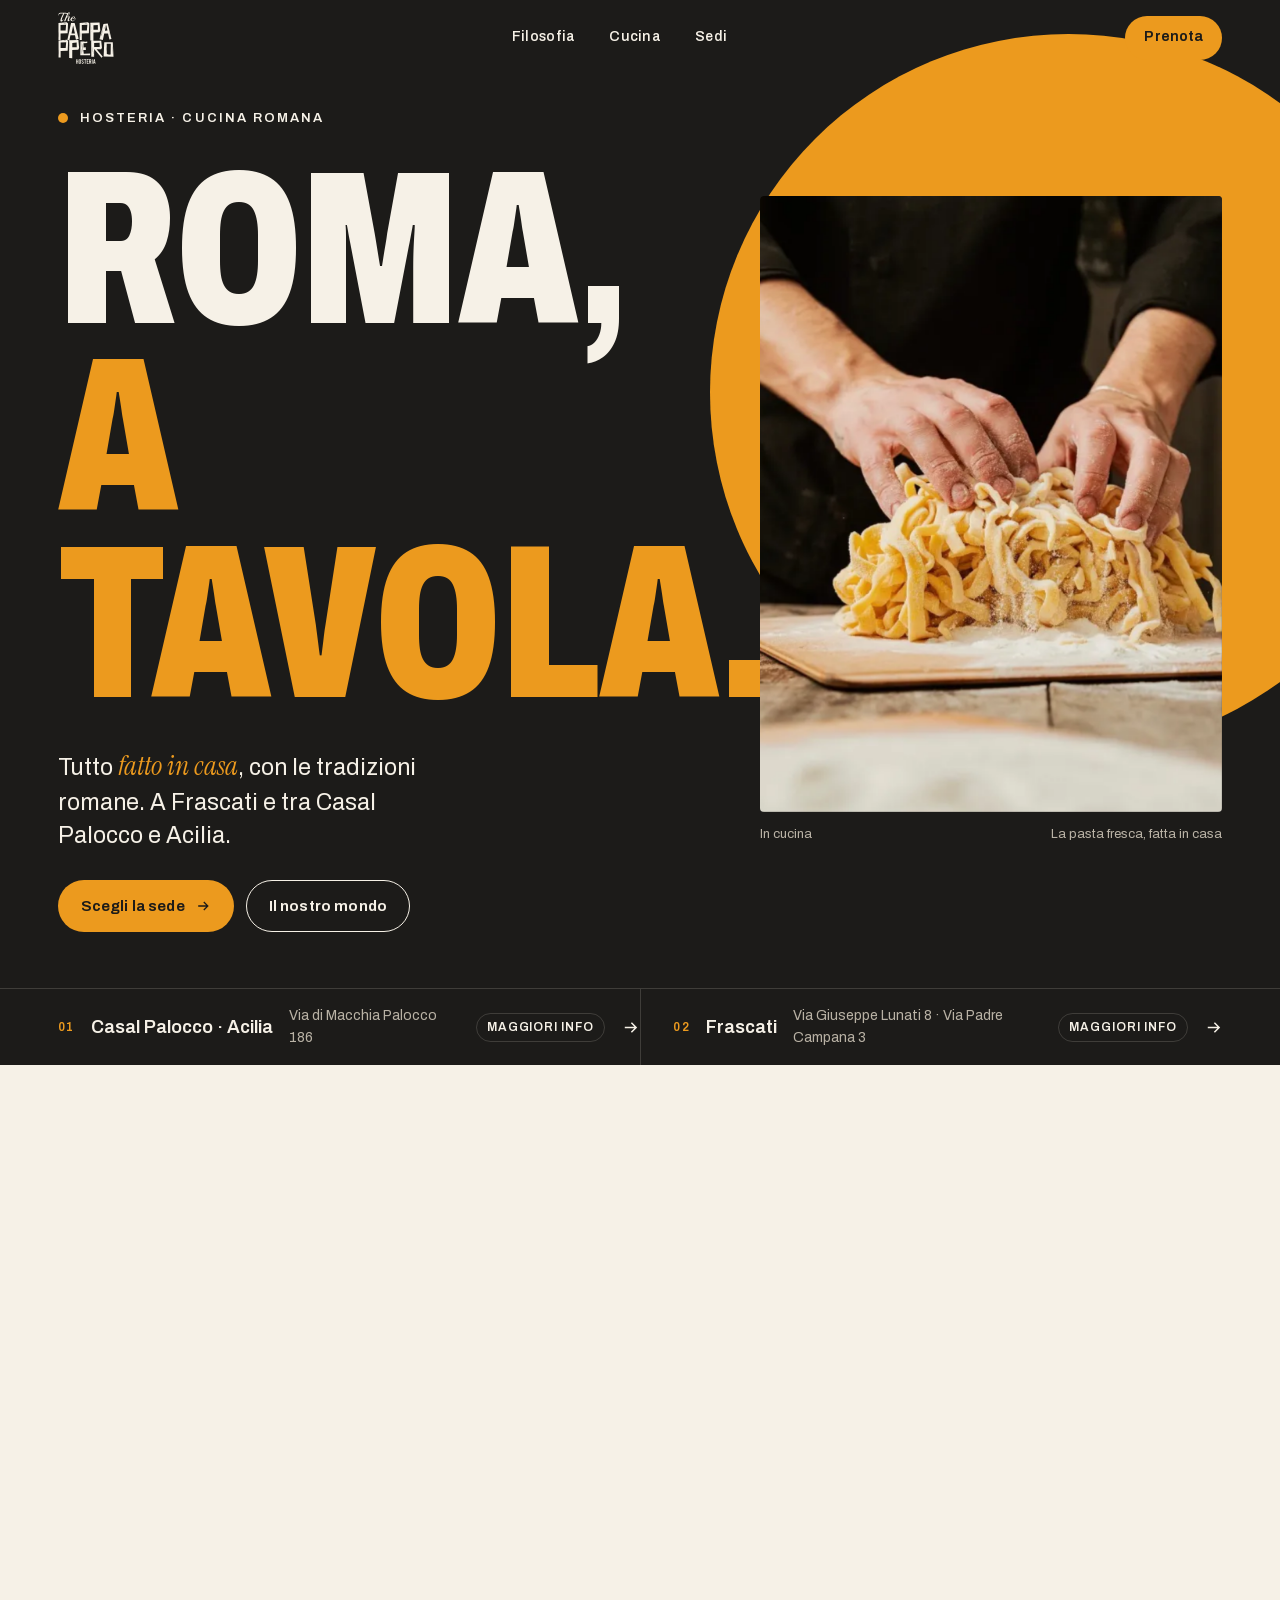
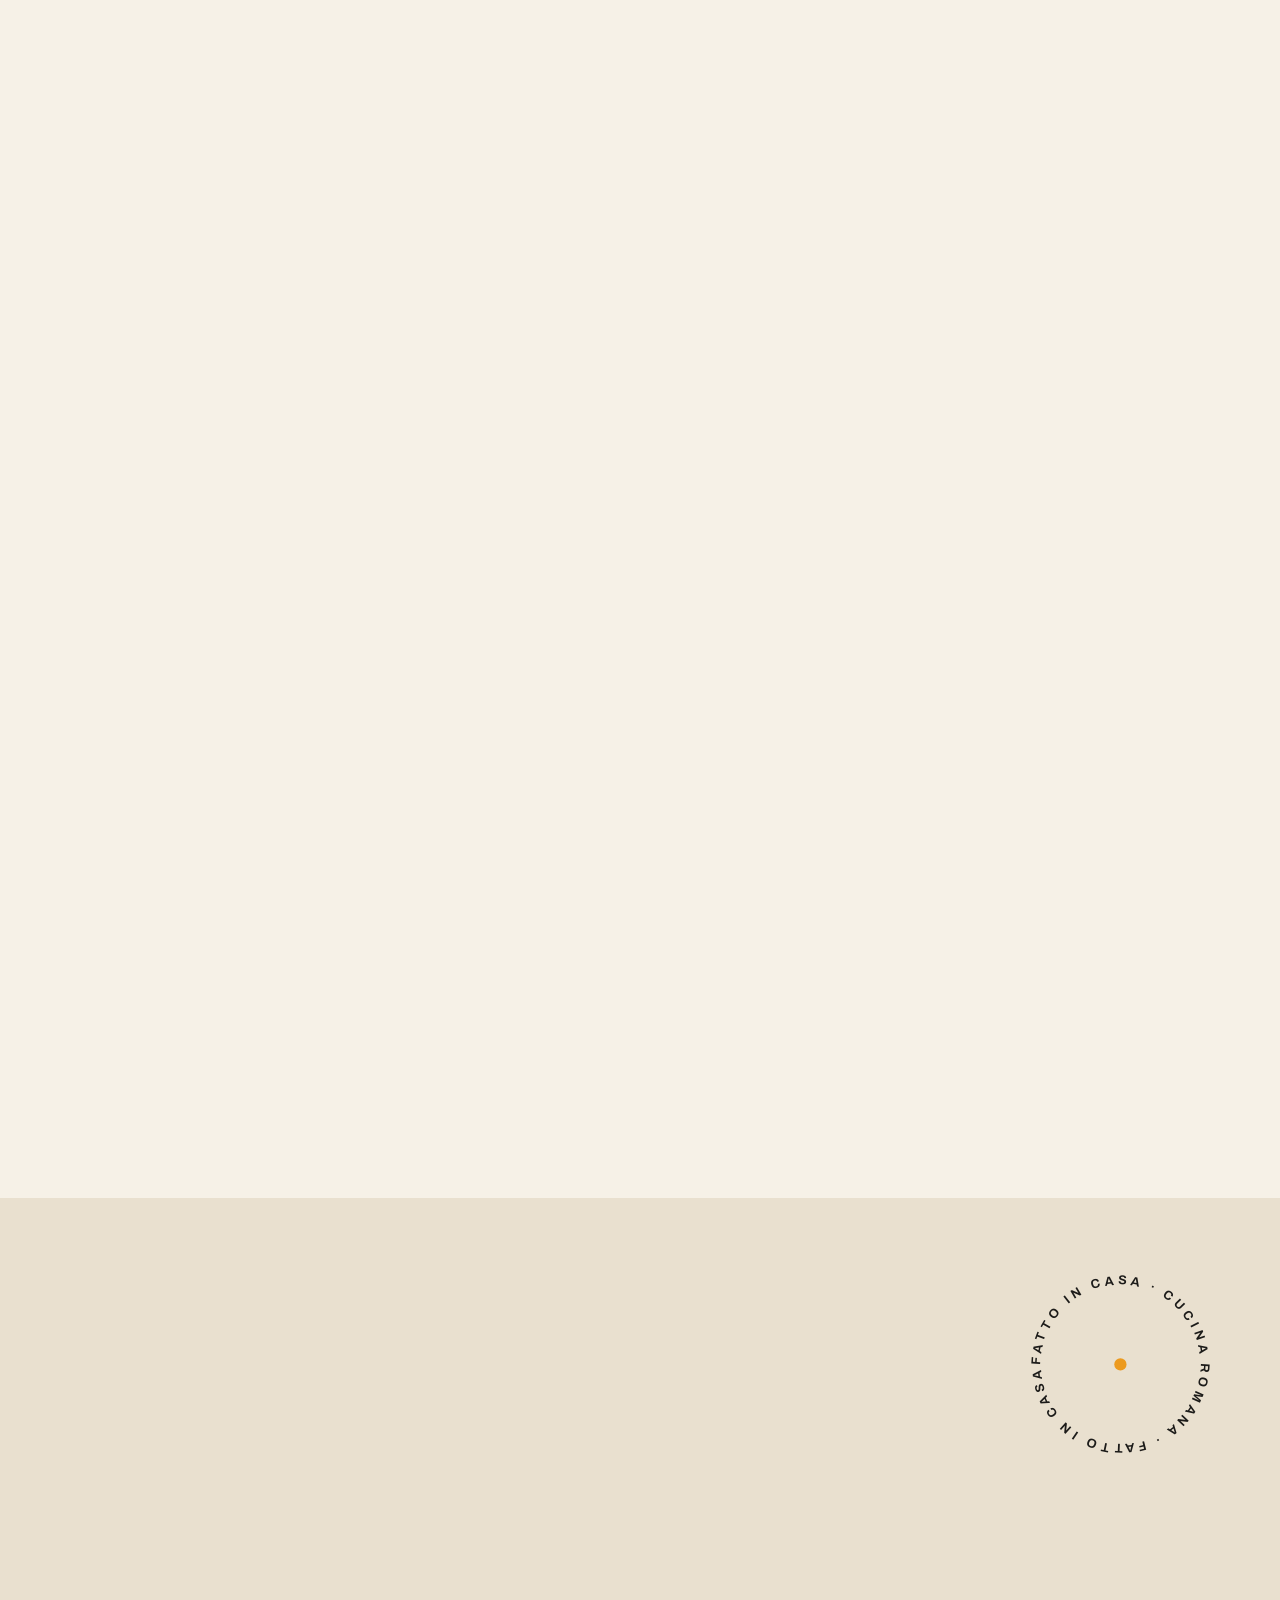
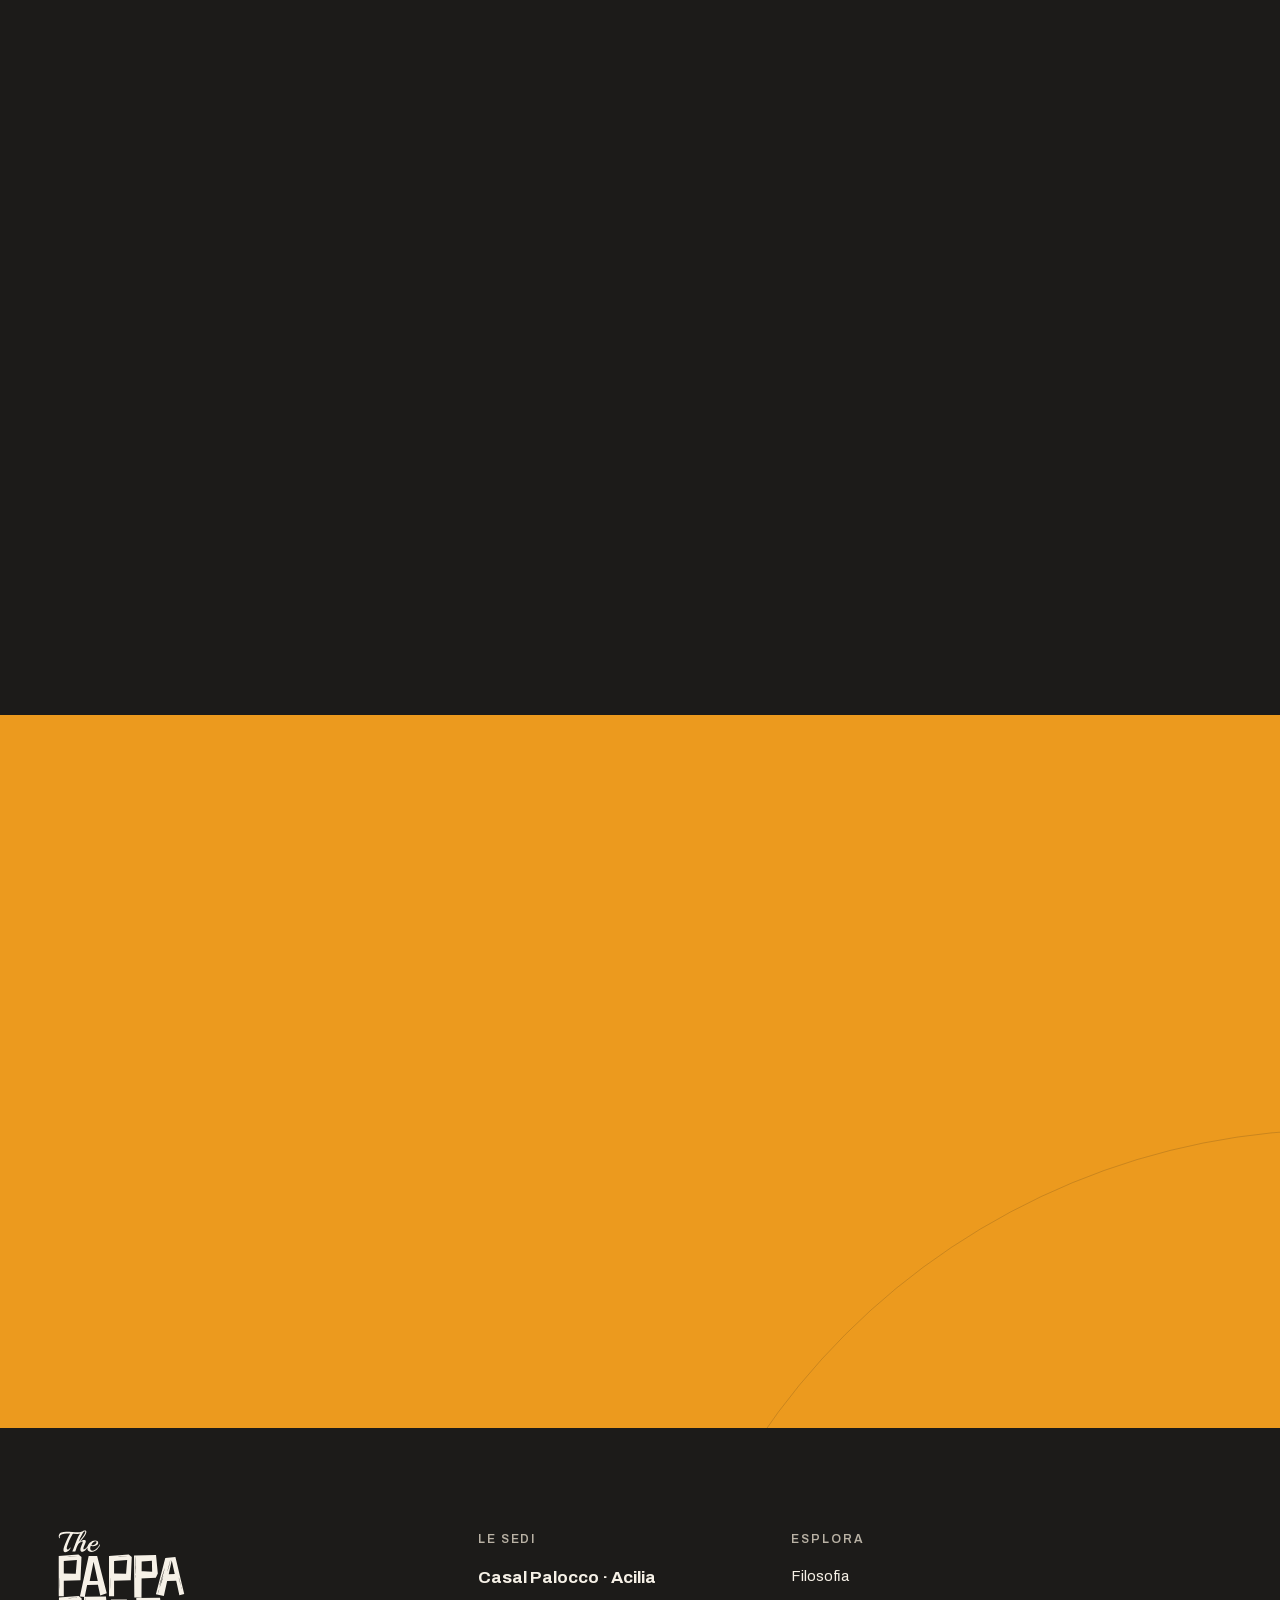
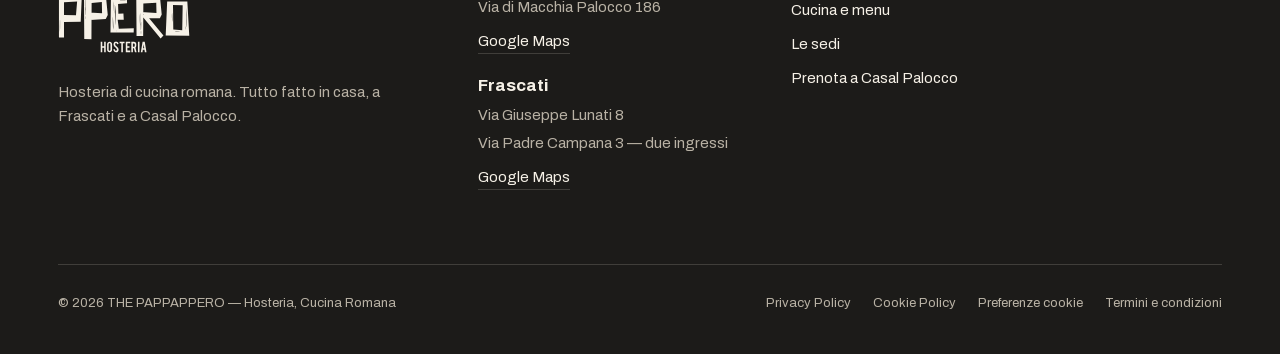
<file: site/index.html>
<!doctype html>
<html lang="it">
<head>
<meta charset="utf-8">
<meta name="viewport" content="width=device-width, initial-scale=1, viewport-fit=cover">
<meta http-equiv="Content-Security-Policy" content="default-src 'self'; script-src 'self' https://www.googletagmanager.com; connect-src 'self' https://*.google-analytics.com https://*.analytics.google.com https://www.googletagmanager.com; img-src 'self' data: https://*.google-analytics.com https://www.googletagmanager.com; style-src 'self'; font-src 'self'; object-src 'none'; base-uri 'self'; form-action 'self'; manifest-src 'self'; upgrade-insecure-requests">
<meta name="referrer" content="strict-origin-when-cross-origin">
<title>THE PAPPAPPERO — Hosteria, cucina romana a Frascati e Casal Palocco</title>
<meta name="description" content="Cucina romana, tutto fatto in casa. THE PAPPAPPERO ti aspetta a Frascati e tra Casal Palocco e Acilia. A Frascati vieni senza prenotare, a Casal Palocco prenoti su WhatsApp.">
<link rel="canonical" href="./">
<meta name="robots" content="index, follow, max-image-preview:large">
<meta name="theme-color" content="#1C1B19">
<meta property="og:type" content="website">
<meta property="og:locale" content="it_IT">
<meta property="og:site_name" content="THE PAPPAPPERO">
<meta property="og:title" content="THE PAPPAPPERO — Hosteria, cucina romana a Frascati e Casal Palocco">
<meta property="og:description" content="Cucina romana, tutto fatto in casa. THE PAPPAPPERO ti aspetta a Frascati e tra Casal Palocco e Acilia. A Frascati vieni senza prenotare, a Casal Palocco prenoti su WhatsApp.">
<meta property="og:url" content="https://www.dominio-da-definire.it/">
<meta property="og:image" content="https://www.dominio-da-definire.it/assets/img/og-image.jpg">
<meta property="og:image:width" content="1200">
<meta property="og:image:height" content="630">
<meta property="og:image:alt" content="Rigatoni al guanciale e un calice di rosso sulla tavola di THE PAPPAPPERO">
<meta name="twitter:card" content="summary_large_image">
<link rel="icon" href="./favicon.svg" type="image/svg+xml">
<link rel="icon" href="./assets/icons/icon-192.png" sizes="192x192" type="image/png">
<link rel="apple-touch-icon" href="./assets/icons/icon-180.png">
<link rel="manifest" href="./site.webmanifest">
<link rel="preload" href="./assets/fonts/archivo-latin.woff2" as="font" type="font/woff2" crossorigin>
<link rel="stylesheet" href="./assets/css/style.css">
<script src="./assets/js/config.js" defer></script>
<script src="./assets/js/main.js" defer></script>
</head>
<body data-root="./" data-ld="home">
<svg width="0" height="0" class="sr-only" aria-hidden="true" focusable="false"><symbol id="mark" viewBox="323 477 2047 1910"><path d="M1009.06 2306.07L1009.06 2374.49L984.7 2374.49L984.7 2213.02L1009.06 2213.02L1009.06 2281.57L1038.44 2281.57L1038.44 2213.02L1062.8 2213.02L1062.8 2374.49L1038.44 2374.49L1038.44 2306.07ZM1136.13 2249.1C1136.13 2245.23 1134.78 2241.95 1132.07 2239.24C1129.37 2236.54 1126.08 2235.18 1122.21 2235.18C1118.35 2235.18 1115.04 2236.54 1112.29 2239.24C1109.54 2241.95 1108.16 2245.23 1108.16 2249.1L1108.16 2337.51C1108.16 2341.37 1109.54 2344.66 1112.29 2347.36C1115.04 2350.07 1118.35 2351.43 1122.21 2351.43C1126.08 2351.43 1129.37 2350.07 1132.07 2347.36C1134.78 2344.66 1136.13 2341.37 1136.13 2337.51ZM1122.86 2210.95C1133.6 2210.95 1142.73 2214.73 1150.25 2222.29C1157.76 2229.86 1161.52 2238.96 1161.52 2249.62L1161.52 2337.76C1161.52 2348.51 1157.74 2357.63 1150.18 2365.15C1142.62 2372.67 1133.51 2376.42 1122.86 2376.42C1112.12 2376.42 1103.01 2372.65 1095.54 2365.09C1088.06 2357.52 1084.32 2348.42 1084.32 2337.76L1084.32 2249.62C1084.32 2238.88 1088.1 2229.75 1095.67 2222.23C1103.23 2214.71 1112.29 2210.95 1122.86 2210.95M1262.03 2334.28C1262.21 2345.54 1259.29 2355.16 1253.27 2363.15C1249.32 2368.57 1243.74 2372.39 1236.52 2374.62C1232.65 2375.83 1228.14 2376.42 1222.99 2376.42C1213.45 2376.42 1205.54 2374.06 1199.27 2369.34C1194.04 2365.47 1189.89 2360.21 1186.84 2353.55C1183.79 2346.89 1182 2339.27 1181.48 2330.67L1204.68 2329C1205.72 2338.41 1208.2 2345.24 1212.16 2349.46C1215.08 2352.66 1218.43 2354.17 1222.21 2354C1227.53 2353.83 1231.79 2351.21 1234.97 2346.14C1236.61 2343.64 1237.42 2340.07 1237.42 2335.43C1237.42 2328.72 1234.36 2322.05 1228.27 2315.44C1223.46 2310.88 1216.24 2304.04 1206.62 2294.92C1198.54 2287.1 1192.83 2280.09 1189.48 2273.9C1185.87 2266.93 1184.07 2259.37 1184.07 2251.2C1184.07 2236.49 1189 2225.35 1198.88 2217.79C1204.98 2213.23 1212.55 2210.95 1221.56 2210.95C1230.25 2210.95 1237.67 2212.89 1243.87 2216.76C1248.67 2219.76 1252.56 2223.97 1255.53 2229.38C1258.49 2234.79 1260.28 2241.02 1260.87 2248.07L1237.55 2252.32C1236.86 2245.71 1234.97 2240.56 1231.88 2236.86C1229.65 2234.2 1226.42 2232.86 1222.21 2232.86C1217.74 2232.86 1214.36 2234.84 1212.03 2238.79C1210.14 2241.97 1209.2 2245.92 1209.2 2250.64C1209.2 2258.03 1212.37 2265.55 1218.73 2273.2C1221.13 2276.12 1224.74 2279.56 1229.56 2283.51C1235.23 2288.23 1238.97 2291.54 1240.78 2293.44C1246.79 2299.45 1251.42 2305.38 1254.69 2311.22C1256.24 2313.96 1257.48 2316.51 1258.42 2318.82C1260.75 2324.58 1261.95 2329.74 1262.03 2334.28M1304.69 2237.5L1278.78 2237.5L1278.78 2213.02L1354.81 2213.02L1354.81 2237.5L1329.04 2237.5L1329.04 2374.49L1304.69 2374.49ZM1374.4 2374.49L1374.4 2212.89L1443.74 2212.89L1443.74 2237.37L1398.76 2237.37L1398.76 2281.45L1431.62 2281.45L1431.62 2305.94L1398.76 2305.94L1398.76 2350L1443.74 2350L1443.74 2374.49ZM1513.45 2251.94C1513.45 2242.57 1508.82 2237.89 1499.54 2237.89L1484.85 2237.89L1484.85 2289.57L1499.54 2289.57C1503.4 2289.57 1506.7 2288.19 1509.4 2285.44C1512.11 2282.7 1513.45 2279.39 1513.45 2275.52ZM1498.9 2213.02C1512.47 2213.02 1522.44 2216.76 1528.8 2224.22C1534.38 2230.76 1537.17 2239.87 1537.17 2251.55L1537.17 2275C1537.17 2286.43 1532.84 2296.1 1524.15 2304L1542.2 2374.49L1515.86 2374.49L1501.09 2313.66L1498.9 2313.66L1484.85 2313.66L1484.85 2374.49L1460.49 2374.49L1460.49 2213.02ZM1587.43 2374.49L1563.07 2374.49L1563.07 2213.02L1587.43 2213.02ZM1651.86 2250.01L1642.84 2313.66L1660.88 2313.66ZM1639.07 2337.38L1633.15 2374.49L1607.78 2374.49L1635.24 2213.02L1668.75 2213.02L1695.81 2374.49L1670.2 2374.49L1664.5 2337.38ZM618.51 883.71L611.86 883C529.03 887.75 467.08 892.04 426.02 895.84C447.72 896.32 484.82 894.65 537.31 890.85L582.46 887.28ZM411.68 956.5L411.68 1153.82L597.51 1156.32L615.01 942.94ZM349.73 1218.4L348.68 1225.18C347.28 1309.87 346.93 1373.26 347.64 1415.36C349.73 1393.24 350.78 1355.42 350.78 1301.89L350.78 1255.51ZM638.81 857.31L686.4 896.55L670.66 1259.07L411.68 1263.71L411.68 1504.56L332.93 1504.56L332.93 881.92ZM939.44 1268.71L873.99 970.77L813.44 1270.49ZM773.89 1331.51L736.1 1518.12L661.21 1509.91L798.05 882.28L929.64 881.21L1078.72 1457.47L977.58 1494.21L941.19 1327.23ZM1399.3 883.71L1392.65 883C1309.82 887.75 1247.88 892.04 1206.81 895.84C1228.51 896.32 1265.61 894.65 1318.1 890.85L1363.25 887.28ZM1192.47 956.5L1192.47 1153.82L1378.31 1156.32L1395.8 942.94ZM1130.52 1218.4L1129.47 1225.18C1128.07 1309.87 1127.72 1373.26 1128.43 1415.36C1130.52 1393.24 1131.57 1355.42 1131.57 1301.89L1131.57 1255.51ZM1419.6 857.31L1467.2 896.55L1451.45 1259.07L1192.47 1263.71L1192.47 1504.56L1113.72 1504.56L1113.72 881.92ZM1531.59 1224.82C1533.45 1197.47 1533.34 1178.79 1531.24 1168.8C1529.37 1189.02 1529.49 1207.69 1531.59 1224.82M1530.19 1158.46L1531.59 1153.82C1533.22 1094.82 1533.57 1050.7 1532.64 1021.44C1530.31 1036.9 1529.02 1063.18 1528.79 1100.3L1528.79 1133.12ZM1522.84 1083.52C1522.84 1028.58 1522.49 982.9 1521.79 946.51L1521.79 888.35L1520.39 888.35C1518.52 912.38 1517.59 935.57 1517.59 957.92L1517.59 972.2C1517.59 988.85 1518.12 1011.57 1519.16 1040.35C1520.22 1069.13 1521.44 1083.52 1522.84 1083.52M1506.74 1526.68L1502.19 871.58L1843.76 864.44L1871.76 1153.1L1840.62 1216.97L1600.18 1231.6L1580.24 1115.28L1783.22 1126.7L1779.72 952.57L1621.18 967.91L1618.39 1528.47ZM2230.48 1348.99C2230.95 1358.51 2235.03 1375.76 2242.73 1400.73C2240.86 1384.31 2236.78 1367.07 2230.48 1348.99M2224.18 1314.74L2216.83 1284.41C2208.19 1249.92 2201.08 1225.78 2195.48 1211.98C2201.31 1239.33 2211.81 1280.25 2226.98 1334.72L2229.08 1339ZM2134.24 1160.95L2088.04 952.22L2040.8 1163.45ZM2050.24 1019.29C2051.64 1013.59 2052.7 1009.19 2053.4 1006.09C2058.52 985.16 2063.08 963.4 2067.05 940.8L2065.99 940.44L2052.7 994.68C2043.6 1028.22 2032.75 1070.45 2020.15 1121.34C2021.31 1121.83 2025.63 1108.86 2033.1 1082.45C2040.56 1056.05 2046.27 1035 2050.24 1019.29M1897.3 1377.18L1900.81 1371.11C1927.87 1291.19 1947.12 1230.89 1958.55 1190.21C1948.98 1210.43 1936.16 1246 1920.06 1296.9L1906.41 1341.14ZM1946.3 1190.57C1948.87 1182.25 1950.85 1175.82 1952.25 1171.3C1961.81 1140.62 1970.57 1108.5 1978.5 1074.96L1976.75 1074.25L1951.9 1154.17C1935.81 1203.65 1916.09 1265.98 1892.76 1341.14C1894.62 1341.62 1902.21 1322.41 1915.5 1283.52C1928.8 1244.62 1939.07 1213.64 1946.3 1190.57M1871.06 1468.17C1884.82 1431.53 1892.52 1406.08 1894.16 1391.81C1883.19 1418.45 1875.49 1443.9 1871.06 1468.17M2017 1269.78L1965.2 1501.7L1841.31 1475.66L1987.6 913.68L2144.74 895.49L2281.58 1470.31L2206.68 1489.22L2156.99 1264.07ZM621.92 1527.12L615.28 1526.41C532.45 1531.17 470.51 1535.45 429.45 1539.26C451.14 1539.74 488.24 1538.07 540.73 1534.26L585.89 1530.7ZM415.1 1599.92L415.1 1797.23L600.93 1799.73L618.44 1586.36ZM353.15 1861.82L352.11 1868.59C350.7 1953.29 350.35 2016.67 351.05 2058.78C353.15 2036.66 354.2 1998.83 354.2 1945.31L354.2 1898.93ZM642.24 1500.72L689.84 1539.97L674.09 1902.49L415.1 1907.13L415.1 2147.98L336.36 2147.98L336.36 1525.34ZM754.22 1868.24C756.09 1840.89 755.98 1822.21 753.87 1812.22C752.01 1832.44 752.13 1851.11 754.22 1868.24M752.82 1801.87L754.22 1797.23C755.86 1738.24 756.21 1694.12 755.28 1664.85C752.94 1680.32 751.66 1706.6 751.43 1743.71L751.43 1776.54ZM745.47 1726.94C745.47 1671.99 745.12 1626.32 744.43 1589.93L744.43 1531.76L743.03 1531.76C741.15 1555.79 740.23 1578.98 740.23 1601.34L740.23 1615.62C740.23 1632.27 740.74 1654.99 741.8 1683.77C742.85 1712.55 744.08 1726.94 745.47 1726.94M729.37 2170.1L724.83 1515L1066.4 1507.86L1094.4 1796.52L1063.25 1860.39L822.81 1875.02L802.88 1758.7L1005.86 1770.12L1002.36 1595.99L843.82 1611.33L841.02 2171.89ZM1288.64 1567.09C1301.93 1569.23 1331.34 1569.23 1376.83 1567.09C1363.54 1565.43 1329.58 1564.71 1274.99 1564.95C1281.98 1566.14 1286.53 1566.85 1288.64 1567.09M1224.59 2035.58L1223.54 2035.58L1224.59 2052.71L1225.64 2052.71ZM1217.59 1743.71C1211.53 1675.92 1207.1 1639.05 1204.29 1633.1C1209.42 1803.18 1214.68 1910.22 1220.04 1954.23C1220.51 1866.22 1219.69 1796.04 1217.59 1743.71M1194.5 1776.89C1194.02 1690.07 1191.11 1625.37 1185.75 1582.79C1187.61 1682.46 1190.53 1747.16 1194.5 1776.89M1180.49 1999.9C1183.06 1973.26 1180.61 1913.08 1173.14 1819.36C1171.75 1859.32 1173.26 1928.31 1177.7 2026.31C1179.1 2012.75 1180.03 2003.95 1180.49 1999.9M1391.52 1556.39L1394.68 1614.19L1254.35 1626.68L1259.24 1777.61L1337.63 1775.11L1342.89 1868.95L1248.39 1868.95L1265.9 2008.82L1498.62 2002.04L1496.88 2067.34L1136.4 2068.05L1143.4 1556.39ZM1675.7 1772.06L1958.83 2115.67L1915.08 2160.98L1623.55 1806.67ZM1610.96 2096.76C1613.28 2070.36 1613.05 2052.4 1610.26 2042.88C1607.69 2062.39 1607.92 2080.35 1610.96 2096.76M1608.85 2032.89L1610.61 2028.25C1612.93 1971.4 1613.52 1928.83 1612.35 1900.51C1609.08 1915.5 1607.34 1940.96 1607.11 1976.87L1607.11 2008.27ZM1598.71 1960.46C1598.71 1907.41 1598.23 1863.41 1597.3 1828.44L1597.3 1772.06L1595.56 1772.06C1593.22 1795.38 1592.05 1817.74 1592.05 1839.14L1592.05 1853.06C1592.05 1869.24 1592.7 1891.18 1593.98 1918.89C1595.26 1946.61 1596.83 1960.46 1598.71 1960.46M1541.3 2122.1L1537.12 1533L1906.33 1528.72L1932.22 1788.47L1903.53 1845.92L1704.05 1844.85L1609.2 1752.08L1850.68 1764.57L1847.18 1607.93L1646.99 1619.7L1644.2 2123.88ZM2319.53 1874.74C2319.29 1868.31 2319.05 1863.48 2318.81 1860.26C2318.08 1837.48 2316.01 1780.16 2312.61 1688.28L2310.8 1789.68L2313.34 1848.74C2314.07 1885.89 2315.65 1932.32 2318.08 1988.04C2320.02 1987.79 2320.99 1973.12 2320.99 1944.02C2320.99 1914.92 2320.5 1891.83 2319.53 1874.74M2308.97 2027.03C2309.94 1999.3 2308.84 1980.48 2305.69 1970.57C2304.23 1990.88 2305.33 2009.7 2308.97 2027.03M2138.47 2050.44L2142.84 2051.92C2182.42 2055.39 2217.04 2057.37 2246.67 2057.86C2231.37 2055.14 2214.61 2053.03 2196.4 2051.55L2164.34 2050.06ZM2111.88 2023.69L2250.67 2034.09L2257.6 1647.05L2107.51 1640.74ZM2095.49 1899.63L2097.3 1894.43C2096.81 1834.51 2095.36 1789.81 2092.93 1760.34C2090.49 1775.94 2089.89 1802.56 2091.11 1840.2L2092.93 1873.63ZM1993.84 2114.7L2016.79 1587.25L2330.1 1586.88L2359.98 2117.29ZM622.36 537.92L554.91 535.3C551.72 535.3 541.19 552.75 523.33 587.64C505.47 622.54 490 656.34 476.93 689.04C463.85 721.74 457.32 745.32 457.32 759.77C457.32 774.23 462.34 781.46 472.38 781.46C482.43 781.46 495.11 771.97 510.42 752.98C512.01 751.23 513.61 750.36 515.2 750.36C516.79 750.36 517.6 751.67 517.6 754.3C517.6 756.93 515.44 761.75 511.14 768.76C506.83 775.76 501.16 783.28 494.15 791.31C487.14 799.35 478.04 806.5 466.89 812.78C455.72 819.05 444.23 822.19 432.44 822.19C414.9 822.19 406.13 811.1 406.13 788.9C406.13 761.46 421.28 714.73 451.58 648.75C473.26 602.31 493.19 563.77 511.37 533.11L505.15 533.11L455.88 532.24C428.45 532.24 404.53 535.45 384.12 541.87C372.96 545.37 364.1 550.56 357.57 557.42C351.03 564.28 347.76 572.53 347.76 582.16L351.59 600.56C351.59 603.48 349.99 604.94 346.8 604.94C342.66 604.94 339.31 601.22 336.76 593.77C334.21 586.32 332.93 579.83 332.93 574.28C332.93 560.56 336.44 548.88 343.46 539.24C350.47 529.61 360.04 522.31 372.16 517.34C395.13 508 420.48 503.33 448.23 503.33C475.97 503.33 507.39 504.86 542.47 507.92C577.55 510.99 609.45 512.52 638.15 512.52C666.86 512.52 685.51 508.44 694.12 500.26C695.08 502.3 695.56 504.36 695.56 506.39C695.56 516.03 688.86 523.7 675.47 529.38C662.07 535.08 644.37 537.92 622.36 537.92M739.09 497.63C727.92 497.63 713.33 513.84 695.31 546.25C677.29 578.66 659.67 615.89 642.45 657.94C686.14 610.93 715.96 572.39 731.91 542.31C740.84 523.91 745.3 511.87 745.3 506.17C745.3 500.48 743.22 497.63 739.09 497.63M796.97 724.52C757.74 784.96 724.57 815.18 697.46 815.18C678.64 815.18 669.24 805.26 669.24 785.4C669.24 762.33 679.28 729.48 699.38 686.85C703.84 676.05 706.08 668.6 706.08 664.51C706.08 658.67 703.2 655.75 697.46 655.75C693.64 655.75 687.18 657.79 678.09 661.88C669 665.98 660.31 671.96 652.02 679.84C643.72 687.73 636.78 696.85 631.21 707.21C625.62 717.59 621.16 726.56 617.81 734.15C614.46 741.75 611.04 751.01 607.52 761.97C604.01 772.92 600.9 781.82 598.19 788.68C595.48 795.54 592.7 803.51 589.83 812.55L543.42 812.55C552.03 792.41 564.39 760.21 580.5 715.98C596.59 671.74 610.4 636.99 621.88 611.73C633.36 586.48 644.6 565.16 655.61 547.78C666.61 530.41 679.21 515.88 693.4 504.2C707.59 492.53 722.58 486.68 738.37 486.68C754.15 486.68 762.05 493.55 762.05 507.27C762.05 516.9 757.74 529.61 749.13 545.37C730.63 578.66 699.69 617.21 656.33 661C673.55 649.62 687.18 642.17 697.22 638.67C707.27 635.17 716.92 633.42 726.17 633.42C744.35 633.42 753.44 640.71 753.44 655.31C753.44 661.16 752.32 666.56 750.09 671.52C747.85 676.49 745.38 682.18 742.67 688.6C739.96 695.03 737.72 700.28 735.97 704.37C734.22 708.46 731.91 714 729.04 721.01C726.17 728.02 723.94 734.01 722.34 738.97C718.19 751.23 716.12 761.02 716.12 768.31C716.12 775.62 718.83 779.26 724.26 779.26C743.39 779.26 767.31 753.86 796.02 703.06C796.97 701.01 798.16 699.99 799.6 699.99C801.04 699.99 801.76 702.69 801.76 708.09C801.76 713.5 800.15 718.97 796.97 724.52M920.39 664.07C920.39 655.61 915.92 651.37 907 651.37C894.56 651.37 880.68 658.38 865.38 672.4C850.07 686.41 842.42 697.8 842.42 706.56C842.42 712.4 848.47 715.32 860.59 715.32C872.71 715.32 885.39 709.92 898.63 699.11C911.85 688.31 919.11 676.63 920.39 664.07M971.1 698.67C973.02 698.67 973.98 701.52 973.98 707.21C973.98 712.91 971.41 719.7 966.32 727.58C961.21 735.47 956.19 742.91 951.25 749.92C946.3 756.93 939.68 765.11 931.4 774.45C923.1 783.8 914.97 791.24 907 796.79C886.91 810.22 866.73 816.94 846.48 816.94C826.22 816.94 809.88 812.19 797.45 802.7C785 793.21 778.79 778.68 778.79 759.12C778.79 729.34 790.75 701.74 814.67 676.33C838.58 650.93 866.49 638.23 898.39 638.23C912.74 638.23 924.22 641.66 932.83 648.52C941.44 655.38 945.75 663.63 945.75 673.27C945.75 689.63 937.29 702.77 920.39 712.69C903.49 722.62 883.56 727.58 860.59 727.58C847.2 727.58 837.31 725.98 830.94 722.77C824.87 737.65 821.84 750.8 821.84 762.18C821.84 786.71 833.16 798.98 855.81 798.98C869.2 798.98 882.99 794.24 897.19 784.74C911.38 775.25 923.5 764.59 933.55 752.77C943.59 740.94 955 723.93 967.75 701.74C969.03 699.7 970.15 698.67 971.1 698.67"></path></symbol></svg>
<a class="skip" href="#contenuto">Vai al contenuto</a>
<p class="draft-flag">Modalità bozza · dati mancanti evidenziati</p>
<header class="hdr">
  <div class="wrap hdr__in">
    <a class="hdr__logo" href="./index.html" aria-label="THE PAPPAPPERO — Home"><svg viewBox="0 0 2047 1910" role="img" aria-label="THE PAPPAPPERO Hosteria"><use href="#mark" fill="currentColor"></use></svg></a>
    <nav class="nav" aria-label="Principale">
      <a href="#manifesto">Filosofia</a>
      <a href="#cucina">Cucina</a>
      <a href="#sedi">Sedi</a>
    </nav>
    <div class="hdr__act">
      <button class="btn btn--primary btn--sm hdr__book" type="button" data-book="casal-palocco-acilia" aria-label="Prenota un tavolo a Casal Palocco">Prenota</button>
      <button class="burger" type="button" aria-label="Apri il menu" aria-expanded="false" aria-controls="menu" data-menu-toggle><span></span></button>
    </div>
  </div>
</header>
<div class="menu" id="menu" aria-label="Menu">
  <nav class="menu__main" aria-label="Menu mobile">
    <a href="./index.html">Home</a>
    <a href="#manifesto">Filosofia</a>
    <a href="#cucina">Cucina</a>
    <a href="#sedi">Sedi</a>
  </nav>
  <div class="menu__sedi">
    <p class="label">Le sedi</p>
    <a href="./casal-palocco-acilia/index.html"><span>01</span><span>Casal Palocco · Acilia</span><span class="ico"><svg viewBox="0 0 20 20" aria-hidden="true"><path d="M4 10h11M11 5l5 5-5 5" fill="none" stroke="currentColor" stroke-width="1.6"/></svg></span></a>
    <a href="./frascati/index.html"><span>02</span><span>Frascati · senza prenotazione</span><span class="ico"><svg viewBox="0 0 20 20" aria-hidden="true"><path d="M4 10h11M11 5l5 5-5 5" fill="none" stroke="currentColor" stroke-width="1.6"/></svg></span></a>
  </div>
  <button class="btn btn--primary btn--wide" type="button" data-book="casal-palocco-acilia"><span>Prenota a Casal Palocco</span><span class="ico"><svg viewBox="0 0 20 20" aria-hidden="true"><path d="M4 10h11M11 5l5 5-5 5" fill="none" stroke="currentColor" stroke-width="1.6"/></svg></span></button>
</div>
<main id="contenuto">

<section class="hero dark" aria-labelledby="hero-title">
  <div class="wrap hero__grid">
    <div class="hero__copy">
      <p class="eyebrow">Hosteria · Cucina romana</p>
      <h1 id="hero-title" class="display hero__title"><span class="sr-only">THE PAPPAPPERO — </span><span>Roma,</span><span class="o">a tavola.</span></h1>
      <p class="hero__sub">Tutto <em>fatto in casa</em>, con le tradizioni romane. A Frascati e tra Casal Palocco e Acilia.</p>
      <div class="hero__cta">
        <a class="btn btn--primary" href="#sedi"><span>Scegli la sede</span><span class="ico"><svg viewBox="0 0 20 20" aria-hidden="true"><path d="M4 10h11M11 5l5 5-5 5" fill="none" stroke="currentColor" stroke-width="1.6"/></svg></span></a>
        <a class="btn btn--line on-dark" href="#manifesto"><span>Il nostro mondo</span></a>
      </div>
    </div>
    <div class="hero__media" data-drift>
      <div class="hero__disc" aria-hidden="true"></div>
      <figure class="hero__photo">
        <img src="./assets/img/pasta-fresca-1152.webp" srcset="./assets/img/pasta-fresca-640.webp 640w, ./assets/img/pasta-fresca-1152.webp 1152w" sizes="(min-width: 960px) 470px, 82vw" width="1152" height="1418" alt="Mani infarinate che sistemano una matassa di pasta fresca all’uovo appena tagliata" fetchpriority="high" decoding="async">
      </figure>
      <p class="hero__cap"><span>In cucina</span><span>La pasta fresca, fatta in casa</span></p>
    </div>
  </div>
  <nav class="hero__strip" aria-label="Vai alla sede">
    <div class="wrap">
      <a href="casal-palocco-acilia/index.html"><span class="n">01</span><span>Casal Palocco · Acilia</span><span class="a">Via di Macchia Palocco 186</span><span class="s">Maggiori info</span><span class="ico"><svg viewBox="0 0 20 20" aria-hidden="true"><path d="M4 10h11M11 5l5 5-5 5" fill="none" stroke="currentColor" stroke-width="1.6"/></svg></span></a>
      <a href="frascati/index.html"><span class="n">02</span><span>Frascati</span><span class="a">Via Giuseppe Lunati 8 · Via Padre Campana 3</span><span class="s">Maggiori info</span><span class="ico"><svg viewBox="0 0 20 20" aria-hidden="true"><path d="M4 10h11M11 5l5 5-5 5" fill="none" stroke="currentColor" stroke-width="1.6"/></svg></span></a>
    </div>
  </nav>
</section>

<section class="manifesto" id="manifesto" aria-labelledby="manifesto-title">
  <div class="wrap">
    <div class="manifesto__head" data-reveal>
      <p class="eyebrow">Manifesto</p>
      <h2 id="manifesto-title" class="manifesto__quote">Tutto fatto in casa. Si respira <span class="hl">l’aria di casa</span>, con le tradizioni romane.</h2>
    </div>
    <div class="principles">
      <article class="principle" data-reveal>
        <p class="principle__n">01</p>
        <h3 class="principle__t">Fatto in casa</h3>
        <p class="principle__d">Quello che arriva in tavola nasce nella nostra cucina. Senza scorciatoie.</p>
      </article>
      <article class="principle" data-reveal>
        <p class="principle__n">02</p>
        <h3 class="principle__t">Romana, davvero</h3>
        <p class="principle__d">Le ricette sono quelle di Roma, quelle che si tramandano. Le riconosci al primo assaggio.</p>
      </article>
      <article class="principle" data-reveal>
        <p class="principle__n">03</p>
        <h3 class="principle__t">Senza formalità</h3>
        <p class="principle__d">Una tavola apparecchiata, le persone giuste, il tempo che serve. Il resto non conta.</p>
      </article>
    </div>
  </div>
</section>

<section class="casa" aria-label="Il locale">
  <div class="wrap casa__grid">
    <figure class="casa__fig casa__fig--a" data-reveal>
      <img src="./assets/img/tavola-1152.webp" srcset="./assets/img/tavola-640.webp 640w, ./assets/img/tavola-1152.webp 1152w" sizes="(min-width: 1100px) 45vw, (min-width: 720px) 60vw, 100vw" width="1152" height="1444" alt="Una tavola apparecchiata con rigatoni al guanciale, un piatto di carne al sugo, pane fritto e un calice di rosso" loading="lazy" decoding="async">
    </figure>
    <figure class="casa__fig casa__fig--b" data-reveal>
      <img src="./assets/img/polpette-sugo-1152.webp" srcset="./assets/img/polpette-sugo-640.webp 640w, ./assets/img/polpette-sugo-1152.webp 1152w" sizes="(min-width: 1100px) 27vw, (min-width: 720px) 40vw, 100vw" width="1152" height="1435" alt="Polpette al sugo in una ciotola di coccio con basilico fresco, accanto a un calice di vino rosso" loading="lazy" decoding="async">
    </figure>
    <div class="casa__note" data-reveal>
      <p>Ti siedi, e smetti di guardare l’orologio.</p>
      <p>Un piatto di pasta, le polpette al sugo, un bicchiere di rosso. Il resto lo fa la cucina.</p>
    </div>
  </div>
</section>

<section class="cucina" id="cucina" aria-labelledby="cucina-title">
  <div class="wrap">
    <div class="stamp" aria-hidden="true">
      <svg viewBox="0 0 200 200"><defs><path id="ring" d="M100,100 m-78,0 a78,78 0 1,1 156,0 a78,78 0 1,1 -156,0"/></defs><circle cx="100" cy="100" r="6" fill="#EC9A1E"/><text><textPath href="#ring">Fatto in casa · Cucina romana · Fatto in casa · Cucina romana ·</textPath></text></svg>
    </div>
    <div class="cucina__grid">
      <div data-reveal>
        <p class="eyebrow">La cucina</p>
        <h2 id="cucina-title" class="display cucina__title">Le cose buone richiedono tempo. <span class="serif">E si fanno in casa.</span></h2>
      </div>
      <div class="cucina__body" data-reveal>
        <p class="lead">Ricette romane, preparate in casa. Niente effetti speciali: il sapore che ti aspetti, e tutto il tempo che serve per arrivarci.</p>
        <div class="menu-card">
          <h3>Il menu</h3>
          <p>Ogni sede ha il suo menu: una parte fissa, sempre in carta, e tanti piatti del giorno. Per conoscerli, chiedi al personale in sala.</p>
          <div class="row">
            <a class="btn btn--dark" href="frascati/index.html#menu"><span>Menu Frascati</span><span class="ico"><svg viewBox="0 0 20 20" aria-hidden="true"><path d="M4 10h11M11 5l5 5-5 5" fill="none" stroke="currentColor" stroke-width="1.6"/></svg></span></a>
            <a class="btn btn--line" href="casal-palocco-acilia/index.html#menu"><span>Menu Casal Palocco</span><span class="ico"><svg viewBox="0 0 20 20" aria-hidden="true"><path d="M4 10h11M11 5l5 5-5 5" fill="none" stroke="currentColor" stroke-width="1.6"/></svg></span></a>
          </div>
        </div>
      </div>
    </div>
  </div>
</section>

<section class="sedi dark" id="sedi" aria-labelledby="sedi-title">
  <div class="wrap">
    <div class="sedi__head" data-reveal>
      <div>
        <p class="eyebrow">Le sedi</p>
        <h2 id="sedi-title" class="display sedi__title">Scegli la tua tavola.</h2>
      </div>
      <p class="sedi__intro">Stessa cucina, stessa aria di casa, due modi di stare a tavola. A Frascati arrivi e ti siedi appena c’è posto. A Casal Palocco ti prenoti il tavolo con un messaggio.</p>
    </div>
    <div class="sedi__grid" data-sedi-cards>
      <article class="sede"><p class="sede__num">01</p><h3 class="sede__name"><a href="casal-palocco-acilia/index.html">Casal Palocco · Acilia</a></h3><p class="svc"><span class="svc__dot" aria-hidden="true"></span>Su prenotazione · via WhatsApp</p><ul class="addr"><li><span class="addr__street">Via di Macchia Palocco 186</span><span class="addr__city">00124 Roma (RM)</span></li></ul><a class="sede__more link" href="casal-palocco-acilia/index.html">Scopri la sede</a></article>
      <article class="sede"><p class="sede__num">02</p><h3 class="sede__name"><a href="frascati/index.html">Frascati</a></h3><p class="svc svc--walk"><span class="svc__dot" aria-hidden="true"></span>Ti aspettiamo senza prenotazioni · 7 su 7</p><ul class="addr"><li><span class="addr__street">Via Giuseppe Lunati 8</span><span class="addr__city">00044 Frascati (RM)</span></li><li><span class="addr__street">Via Padre Campana 3</span><span class="addr__city">00044 Frascati (RM)</span><span class="addr__note">Due ingressi</span></li></ul><a class="sede__more link" href="frascati/index.html">Scopri la sede</a></article>
    </div>
  </div>
</section>

<section class="finale" aria-labelledby="finale-title">
  <div class="finale__ring" aria-hidden="true"></div>
  <div class="wrap finale__grid">
    <h2 id="finale-title" class="display finale__title" data-reveal>Il tavolo è apparecchiato.</h2>
    <div class="finale__side" data-reveal>
      <p>A Casal Palocco mandaci un messaggio e il tavolo te lo confermiamo noi. A Frascati non serve: vieni e basta.</p>
      <div class="row">
        <button class="btn btn--dark" type="button" data-book="casal-palocco-acilia"><span>Prenota a Casal Palocco</span><span class="ico"><svg viewBox="0 0 20 20" aria-hidden="true"><path d="M4 10h11M11 5l5 5-5 5" fill="none" stroke="currentColor" stroke-width="1.6"/></svg></span></button>
        <a class="btn btn--line" href="https://www.google.com/maps/dir/?api=1&amp;destination=Via%20Giuseppe%20Lunati%208%2C%2000044%20Frascati" data-visit="frascati" target="_blank" rel="noopener noreferrer"><span>Vieni a Frascati</span><span class="ico"><svg viewBox="0 0 20 20" aria-hidden="true"><path d="M7 5h8v8M15 5L5 15" fill="none" stroke="currentColor" stroke-width="1.6"/></svg></span></a>
      </div>
    </div>
  </div>
</section>

</main>
<footer class="ftr">
  <div class="wrap">
    <div class="ftr__top">
      <div class="ftr__brand">
        <a href="./index.html" aria-label="THE PAPPAPPERO — Home"><svg viewBox="0 0 2047 1910" role="img" aria-label="THE PAPPAPPERO Hosteria"><use href="#mark" fill="currentColor"></use></svg></a>
        <p>Hosteria di cucina romana. Tutto fatto in casa, a Frascati e a Casal Palocco.</p>
      </div>
      <div class="ftr__cols">
        <div class="ftr__col">
          <h2>Le sedi</h2>
          <div data-footer-sedi>
            <div class="fsede"><a class="fsede__name" href="./casal-palocco-acilia/index.html">Casal Palocco · Acilia</a><p>Via di Macchia Palocco 186</p></div>
            <div class="fsede"><a class="fsede__name" href="./frascati/index.html">Frascati</a><p>Via Giuseppe Lunati 8</p><p>Via Padre Campana 3</p></div>
          </div>
        </div>
        <div class="ftr__col">
          <h2>Esplora</h2>
          <ul>
            <li><a href="#manifesto">Filosofia</a></li>
            <li><a href="#cucina">Cucina e menu</a></li>
            <li><a href="#sedi">Le sedi</a></li>
            <li><a href="#" data-book="casal-palocco-acilia">Prenota a Casal Palocco</a></li>
          </ul>
        </div>
        <div class="ftr__col" data-footer-social-wrap>
          <h2>Seguici</h2>
          <div class="ftr__social" data-footer-social></div>
        </div>
      </div>
    </div>
    <div class="ftr__bottom">
      <div>
        <p>© <span data-year>2026</span> THE PAPPAPPERO — Hosteria, Cucina Romana</p>
        <p data-owner-line></p>
      </div>
      <nav class="ftr__legal" aria-label="Informazioni legali">
        <a href="./privacy/index.html">Privacy Policy</a>
        <a href="./cookie/index.html">Cookie Policy</a>
        <button type="button" data-consent-open>Preferenze cookie</button>
        <a href="./termini/index.html">Termini e condizioni</a>
      </nav>
    </div>
  </div>
</footer>
<div class="thumbbar">
  <a class="btn btn--line" href="#sedi">Le sedi</a>
  <button class="btn btn--primary" type="button" data-book><span>Prenota</span><span class="ico"><svg viewBox="0 0 20 20" aria-hidden="true"><path d="M4 10h11M11 5l5 5-5 5" fill="none" stroke="currentColor" stroke-width="1.6"/></svg></span></button>
</div>
</body>
</html>
</file>
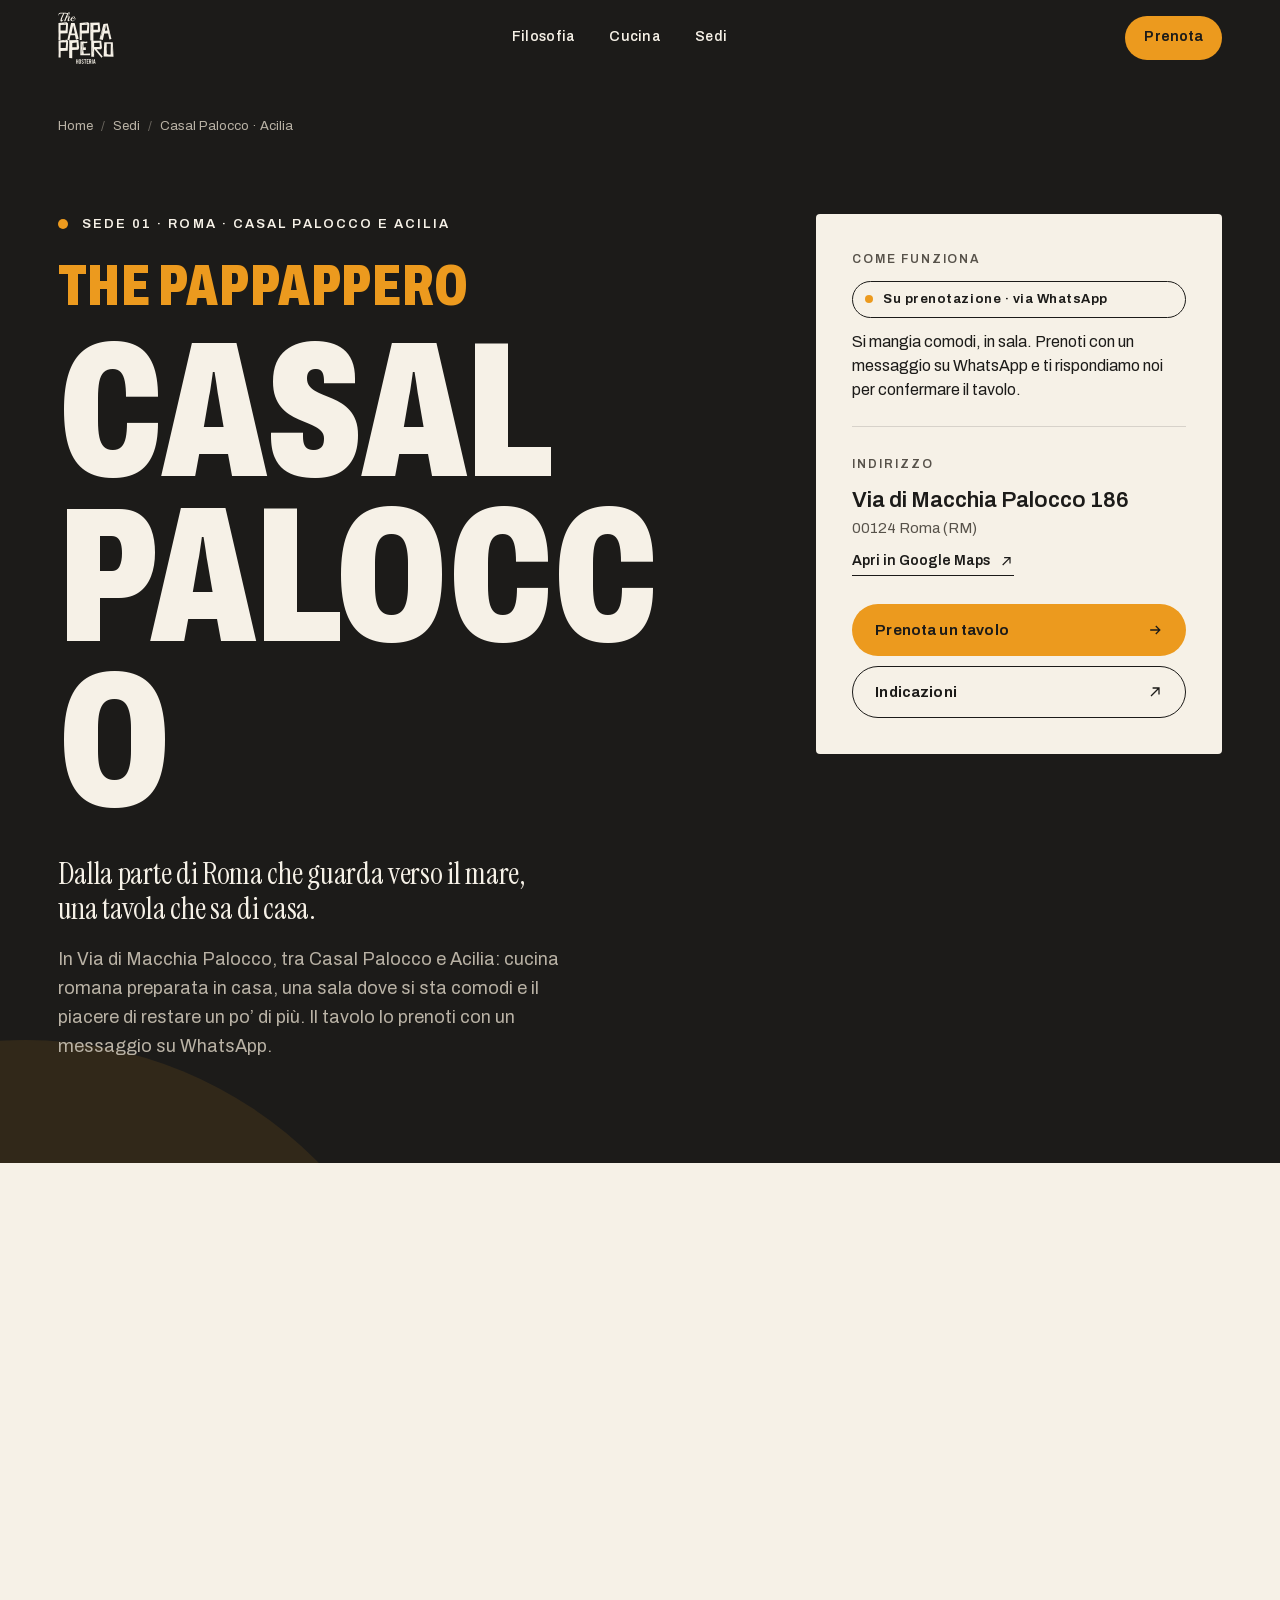
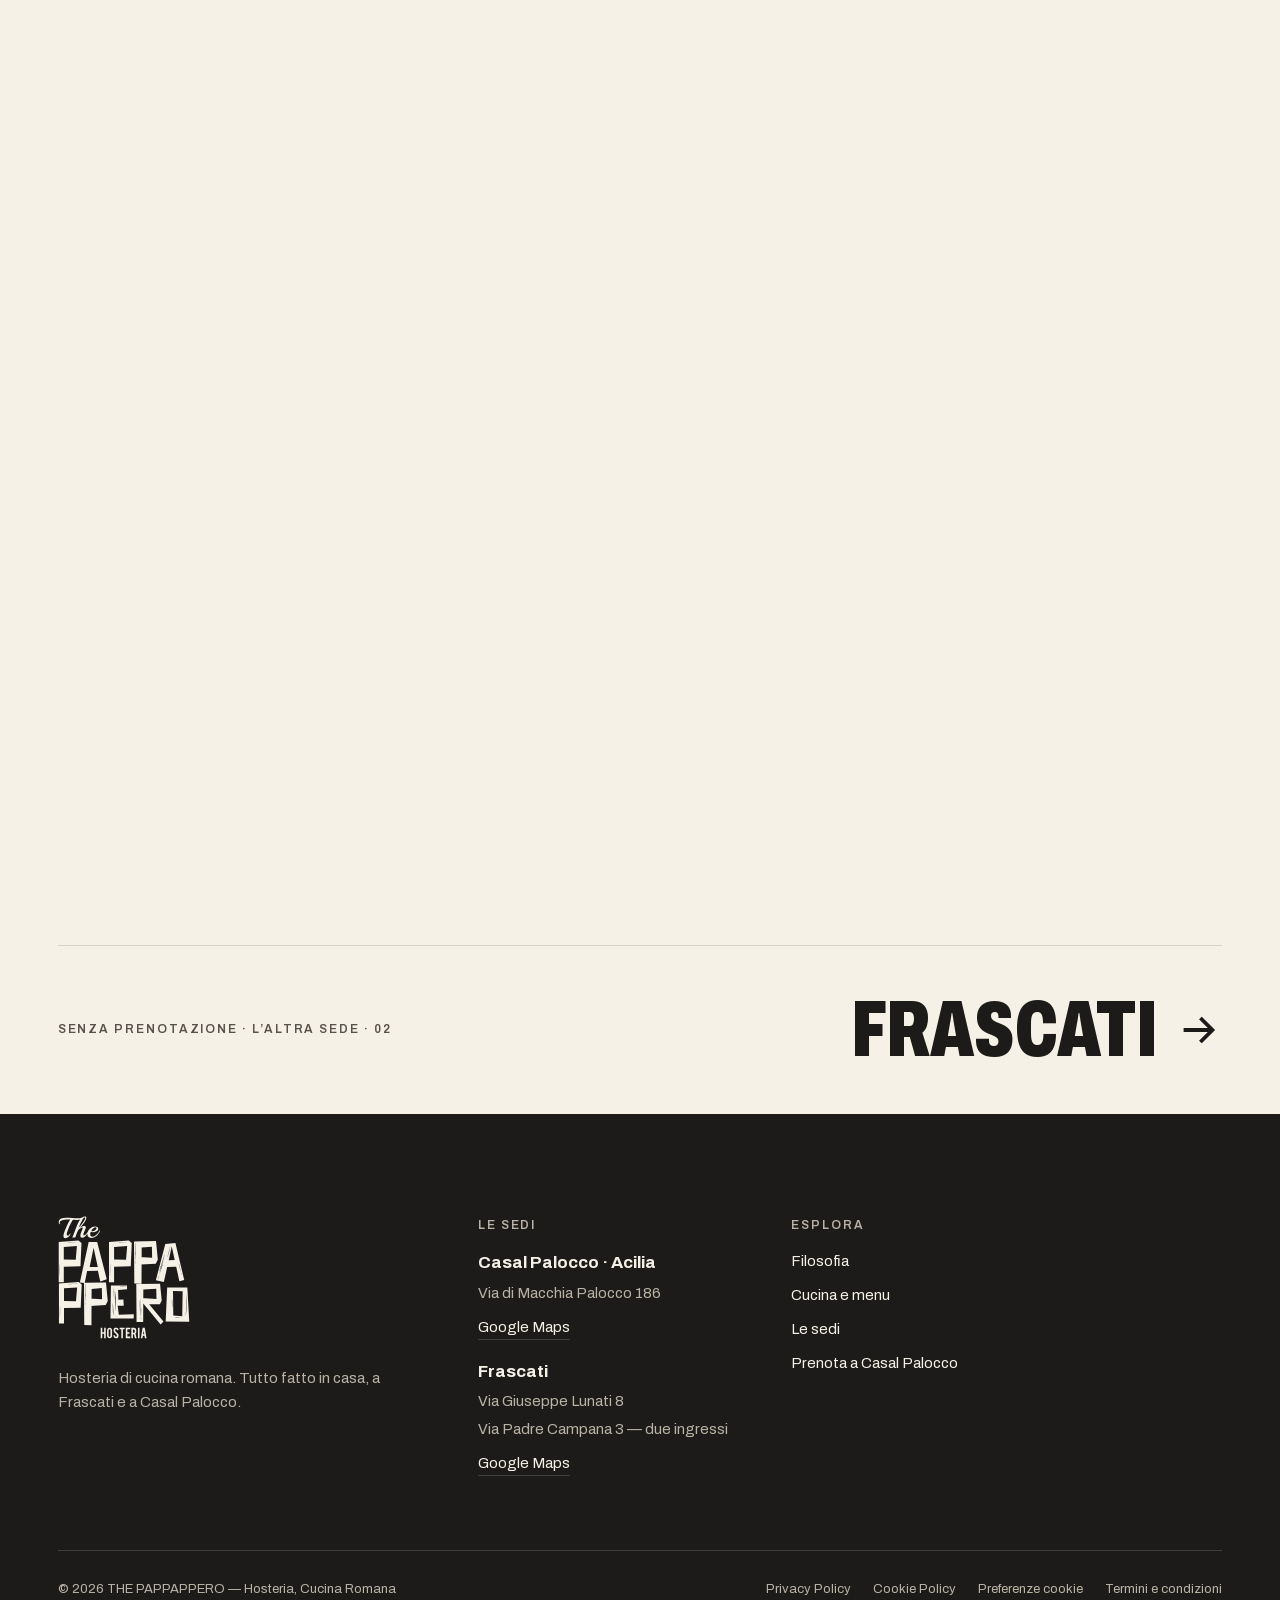
<file: site/casal-palocco-acilia/index.html>
<!doctype html>
<html lang="it">
<head>
<meta charset="utf-8">
<meta name="viewport" content="width=device-width, initial-scale=1, viewport-fit=cover">
<meta http-equiv="Content-Security-Policy" content="default-src 'self'; script-src 'self' https://www.googletagmanager.com; connect-src 'self' https://*.google-analytics.com https://*.analytics.google.com https://www.googletagmanager.com; img-src 'self' data: https://*.google-analytics.com https://www.googletagmanager.com; style-src 'self'; font-src 'self'; object-src 'none'; base-uri 'self'; form-action 'self'; manifest-src 'self'; upgrade-insecure-requests">
<meta name="referrer" content="strict-origin-when-cross-origin">
<title>THE PAPPAPPERO Casal Palocco · Acilia — Hosteria, cucina romana</title>
<meta name="description" content="THE PAPPAPPERO in Via di Macchia Palocco 186, tra Casal Palocco e Acilia: cucina romana fatta in casa. Orari, indicazioni e prenotazione su WhatsApp.">
<link rel="canonical" href="./">
<meta name="robots" content="index, follow, max-image-preview:large">
<meta name="theme-color" content="#1C1B19">
<meta property="og:type" content="website">
<meta property="og:locale" content="it_IT">
<meta property="og:site_name" content="THE PAPPAPPERO">
<meta property="og:title" content="THE PAPPAPPERO Casal Palocco · Acilia — Hosteria, cucina romana">
<meta property="og:description" content="THE PAPPAPPERO in Via di Macchia Palocco 186, tra Casal Palocco e Acilia: cucina romana fatta in casa. Orari, indicazioni e prenotazione su WhatsApp.">
<meta property="og:url" content="https://www.dominio-da-definire.it/casal-palocco-acilia/">
<meta property="og:image" content="https://www.dominio-da-definire.it/assets/img/og-image.jpg">
<meta property="og:image:width" content="1200">
<meta property="og:image:height" content="630">
<meta property="og:image:alt" content="Rigatoni al guanciale e un calice di rosso sulla tavola di THE PAPPAPPERO">
<meta name="twitter:card" content="summary_large_image">
<link rel="icon" href="../favicon.svg" type="image/svg+xml">
<link rel="icon" href="../assets/icons/icon-192.png" sizes="192x192" type="image/png">
<link rel="apple-touch-icon" href="../assets/icons/icon-180.png">
<link rel="manifest" href="../site.webmanifest">
<link rel="preload" href="../assets/fonts/archivo-latin.woff2" as="font" type="font/woff2" crossorigin>
<link rel="stylesheet" href="../assets/css/style.css">
<script src="../assets/js/config.js" defer></script>
<script src="../assets/js/main.js" defer></script>
</head>
<body data-root="../" data-ld="casal-palocco-acilia" data-sede="casal-palocco-acilia">
<svg width="0" height="0" class="sr-only" aria-hidden="true" focusable="false"><symbol id="mark" viewBox="323 477 2047 1910"><path d="M1009.06 2306.07L1009.06 2374.49L984.7 2374.49L984.7 2213.02L1009.06 2213.02L1009.06 2281.57L1038.44 2281.57L1038.44 2213.02L1062.8 2213.02L1062.8 2374.49L1038.44 2374.49L1038.44 2306.07ZM1136.13 2249.1C1136.13 2245.23 1134.78 2241.95 1132.07 2239.24C1129.37 2236.54 1126.08 2235.18 1122.21 2235.18C1118.35 2235.18 1115.04 2236.54 1112.29 2239.24C1109.54 2241.95 1108.16 2245.23 1108.16 2249.1L1108.16 2337.51C1108.16 2341.37 1109.54 2344.66 1112.29 2347.36C1115.04 2350.07 1118.35 2351.43 1122.21 2351.43C1126.08 2351.43 1129.37 2350.07 1132.07 2347.36C1134.78 2344.66 1136.13 2341.37 1136.13 2337.51ZM1122.86 2210.95C1133.6 2210.95 1142.73 2214.73 1150.25 2222.29C1157.76 2229.86 1161.52 2238.96 1161.52 2249.62L1161.52 2337.76C1161.52 2348.51 1157.74 2357.63 1150.18 2365.15C1142.62 2372.67 1133.51 2376.42 1122.86 2376.42C1112.12 2376.42 1103.01 2372.65 1095.54 2365.09C1088.06 2357.52 1084.32 2348.42 1084.32 2337.76L1084.32 2249.62C1084.32 2238.88 1088.1 2229.75 1095.67 2222.23C1103.23 2214.71 1112.29 2210.95 1122.86 2210.95M1262.03 2334.28C1262.21 2345.54 1259.29 2355.16 1253.27 2363.15C1249.32 2368.57 1243.74 2372.39 1236.52 2374.62C1232.65 2375.83 1228.14 2376.42 1222.99 2376.42C1213.45 2376.42 1205.54 2374.06 1199.27 2369.34C1194.04 2365.47 1189.89 2360.21 1186.84 2353.55C1183.79 2346.89 1182 2339.27 1181.48 2330.67L1204.68 2329C1205.72 2338.41 1208.2 2345.24 1212.16 2349.46C1215.08 2352.66 1218.43 2354.17 1222.21 2354C1227.53 2353.83 1231.79 2351.21 1234.97 2346.14C1236.61 2343.64 1237.42 2340.07 1237.42 2335.43C1237.42 2328.72 1234.36 2322.05 1228.27 2315.44C1223.46 2310.88 1216.24 2304.04 1206.62 2294.92C1198.54 2287.1 1192.83 2280.09 1189.48 2273.9C1185.87 2266.93 1184.07 2259.37 1184.07 2251.2C1184.07 2236.49 1189 2225.35 1198.88 2217.79C1204.98 2213.23 1212.55 2210.95 1221.56 2210.95C1230.25 2210.95 1237.67 2212.89 1243.87 2216.76C1248.67 2219.76 1252.56 2223.97 1255.53 2229.38C1258.49 2234.79 1260.28 2241.02 1260.87 2248.07L1237.55 2252.32C1236.86 2245.71 1234.97 2240.56 1231.88 2236.86C1229.65 2234.2 1226.42 2232.86 1222.21 2232.86C1217.74 2232.86 1214.36 2234.84 1212.03 2238.79C1210.14 2241.97 1209.2 2245.92 1209.2 2250.64C1209.2 2258.03 1212.37 2265.55 1218.73 2273.2C1221.13 2276.12 1224.74 2279.56 1229.56 2283.51C1235.23 2288.23 1238.97 2291.54 1240.78 2293.44C1246.79 2299.45 1251.42 2305.38 1254.69 2311.22C1256.24 2313.96 1257.48 2316.51 1258.42 2318.82C1260.75 2324.58 1261.95 2329.74 1262.03 2334.28M1304.69 2237.5L1278.78 2237.5L1278.78 2213.02L1354.81 2213.02L1354.81 2237.5L1329.04 2237.5L1329.04 2374.49L1304.69 2374.49ZM1374.4 2374.49L1374.4 2212.89L1443.74 2212.89L1443.74 2237.37L1398.76 2237.37L1398.76 2281.45L1431.62 2281.45L1431.62 2305.94L1398.76 2305.94L1398.76 2350L1443.74 2350L1443.74 2374.49ZM1513.45 2251.94C1513.45 2242.57 1508.82 2237.89 1499.54 2237.89L1484.85 2237.89L1484.85 2289.57L1499.54 2289.57C1503.4 2289.57 1506.7 2288.19 1509.4 2285.44C1512.11 2282.7 1513.45 2279.39 1513.45 2275.52ZM1498.9 2213.02C1512.47 2213.02 1522.44 2216.76 1528.8 2224.22C1534.38 2230.76 1537.17 2239.87 1537.17 2251.55L1537.17 2275C1537.17 2286.43 1532.84 2296.1 1524.15 2304L1542.2 2374.49L1515.86 2374.49L1501.09 2313.66L1498.9 2313.66L1484.85 2313.66L1484.85 2374.49L1460.49 2374.49L1460.49 2213.02ZM1587.43 2374.49L1563.07 2374.49L1563.07 2213.02L1587.43 2213.02ZM1651.86 2250.01L1642.84 2313.66L1660.88 2313.66ZM1639.07 2337.38L1633.15 2374.49L1607.78 2374.49L1635.24 2213.02L1668.75 2213.02L1695.81 2374.49L1670.2 2374.49L1664.5 2337.38ZM618.51 883.71L611.86 883C529.03 887.75 467.08 892.04 426.02 895.84C447.72 896.32 484.82 894.65 537.31 890.85L582.46 887.28ZM411.68 956.5L411.68 1153.82L597.51 1156.32L615.01 942.94ZM349.73 1218.4L348.68 1225.18C347.28 1309.87 346.93 1373.26 347.64 1415.36C349.73 1393.24 350.78 1355.42 350.78 1301.89L350.78 1255.51ZM638.81 857.31L686.4 896.55L670.66 1259.07L411.68 1263.71L411.68 1504.56L332.93 1504.56L332.93 881.92ZM939.44 1268.71L873.99 970.77L813.44 1270.49ZM773.89 1331.51L736.1 1518.12L661.21 1509.91L798.05 882.28L929.64 881.21L1078.72 1457.47L977.58 1494.21L941.19 1327.23ZM1399.3 883.71L1392.65 883C1309.82 887.75 1247.88 892.04 1206.81 895.84C1228.51 896.32 1265.61 894.65 1318.1 890.85L1363.25 887.28ZM1192.47 956.5L1192.47 1153.82L1378.31 1156.32L1395.8 942.94ZM1130.52 1218.4L1129.47 1225.18C1128.07 1309.87 1127.72 1373.26 1128.43 1415.36C1130.52 1393.24 1131.57 1355.42 1131.57 1301.89L1131.57 1255.51ZM1419.6 857.31L1467.2 896.55L1451.45 1259.07L1192.47 1263.71L1192.47 1504.56L1113.72 1504.56L1113.72 881.92ZM1531.59 1224.82C1533.45 1197.47 1533.34 1178.79 1531.24 1168.8C1529.37 1189.02 1529.49 1207.69 1531.59 1224.82M1530.19 1158.46L1531.59 1153.82C1533.22 1094.82 1533.57 1050.7 1532.64 1021.44C1530.31 1036.9 1529.02 1063.18 1528.79 1100.3L1528.79 1133.12ZM1522.84 1083.52C1522.84 1028.58 1522.49 982.9 1521.79 946.51L1521.79 888.35L1520.39 888.35C1518.52 912.38 1517.59 935.57 1517.59 957.92L1517.59 972.2C1517.59 988.85 1518.12 1011.57 1519.16 1040.35C1520.22 1069.13 1521.44 1083.52 1522.84 1083.52M1506.74 1526.68L1502.19 871.58L1843.76 864.44L1871.76 1153.1L1840.62 1216.97L1600.18 1231.6L1580.24 1115.28L1783.22 1126.7L1779.72 952.57L1621.18 967.91L1618.39 1528.47ZM2230.48 1348.99C2230.95 1358.51 2235.03 1375.76 2242.73 1400.73C2240.86 1384.31 2236.78 1367.07 2230.48 1348.99M2224.18 1314.74L2216.83 1284.41C2208.19 1249.92 2201.08 1225.78 2195.48 1211.98C2201.31 1239.33 2211.81 1280.25 2226.98 1334.72L2229.08 1339ZM2134.24 1160.95L2088.04 952.22L2040.8 1163.45ZM2050.24 1019.29C2051.64 1013.59 2052.7 1009.19 2053.4 1006.09C2058.52 985.16 2063.08 963.4 2067.05 940.8L2065.99 940.44L2052.7 994.68C2043.6 1028.22 2032.75 1070.45 2020.15 1121.34C2021.31 1121.83 2025.63 1108.86 2033.1 1082.45C2040.56 1056.05 2046.27 1035 2050.24 1019.29M1897.3 1377.18L1900.81 1371.11C1927.87 1291.19 1947.12 1230.89 1958.55 1190.21C1948.98 1210.43 1936.16 1246 1920.06 1296.9L1906.41 1341.14ZM1946.3 1190.57C1948.87 1182.25 1950.85 1175.82 1952.25 1171.3C1961.81 1140.62 1970.57 1108.5 1978.5 1074.96L1976.75 1074.25L1951.9 1154.17C1935.81 1203.65 1916.09 1265.98 1892.76 1341.14C1894.62 1341.62 1902.21 1322.41 1915.5 1283.52C1928.8 1244.62 1939.07 1213.64 1946.3 1190.57M1871.06 1468.17C1884.82 1431.53 1892.52 1406.08 1894.16 1391.81C1883.19 1418.45 1875.49 1443.9 1871.06 1468.17M2017 1269.78L1965.2 1501.7L1841.31 1475.66L1987.6 913.68L2144.74 895.49L2281.58 1470.31L2206.68 1489.22L2156.99 1264.07ZM621.92 1527.12L615.28 1526.41C532.45 1531.17 470.51 1535.45 429.45 1539.26C451.14 1539.74 488.24 1538.07 540.73 1534.26L585.89 1530.7ZM415.1 1599.92L415.1 1797.23L600.93 1799.73L618.44 1586.36ZM353.15 1861.82L352.11 1868.59C350.7 1953.29 350.35 2016.67 351.05 2058.78C353.15 2036.66 354.2 1998.83 354.2 1945.31L354.2 1898.93ZM642.24 1500.72L689.84 1539.97L674.09 1902.49L415.1 1907.13L415.1 2147.98L336.36 2147.98L336.36 1525.34ZM754.22 1868.24C756.09 1840.89 755.98 1822.21 753.87 1812.22C752.01 1832.44 752.13 1851.11 754.22 1868.24M752.82 1801.87L754.22 1797.23C755.86 1738.24 756.21 1694.12 755.28 1664.85C752.94 1680.32 751.66 1706.6 751.43 1743.71L751.43 1776.54ZM745.47 1726.94C745.47 1671.99 745.12 1626.32 744.43 1589.93L744.43 1531.76L743.03 1531.76C741.15 1555.79 740.23 1578.98 740.23 1601.34L740.23 1615.62C740.23 1632.27 740.74 1654.99 741.8 1683.77C742.85 1712.55 744.08 1726.94 745.47 1726.94M729.37 2170.1L724.83 1515L1066.4 1507.86L1094.4 1796.52L1063.25 1860.39L822.81 1875.02L802.88 1758.7L1005.86 1770.12L1002.36 1595.99L843.82 1611.33L841.02 2171.89ZM1288.64 1567.09C1301.93 1569.23 1331.34 1569.23 1376.83 1567.09C1363.54 1565.43 1329.58 1564.71 1274.99 1564.95C1281.98 1566.14 1286.53 1566.85 1288.64 1567.09M1224.59 2035.58L1223.54 2035.58L1224.59 2052.71L1225.64 2052.71ZM1217.59 1743.71C1211.53 1675.92 1207.1 1639.05 1204.29 1633.1C1209.42 1803.18 1214.68 1910.22 1220.04 1954.23C1220.51 1866.22 1219.69 1796.04 1217.59 1743.71M1194.5 1776.89C1194.02 1690.07 1191.11 1625.37 1185.75 1582.79C1187.61 1682.46 1190.53 1747.16 1194.5 1776.89M1180.49 1999.9C1183.06 1973.26 1180.61 1913.08 1173.14 1819.36C1171.75 1859.32 1173.26 1928.31 1177.7 2026.31C1179.1 2012.75 1180.03 2003.95 1180.49 1999.9M1391.52 1556.39L1394.68 1614.19L1254.35 1626.68L1259.24 1777.61L1337.63 1775.11L1342.89 1868.95L1248.39 1868.95L1265.9 2008.82L1498.62 2002.04L1496.88 2067.34L1136.4 2068.05L1143.4 1556.39ZM1675.7 1772.06L1958.83 2115.67L1915.08 2160.98L1623.55 1806.67ZM1610.96 2096.76C1613.28 2070.36 1613.05 2052.4 1610.26 2042.88C1607.69 2062.39 1607.92 2080.35 1610.96 2096.76M1608.85 2032.89L1610.61 2028.25C1612.93 1971.4 1613.52 1928.83 1612.35 1900.51C1609.08 1915.5 1607.34 1940.96 1607.11 1976.87L1607.11 2008.27ZM1598.71 1960.46C1598.71 1907.41 1598.23 1863.41 1597.3 1828.44L1597.3 1772.06L1595.56 1772.06C1593.22 1795.38 1592.05 1817.74 1592.05 1839.14L1592.05 1853.06C1592.05 1869.24 1592.7 1891.18 1593.98 1918.89C1595.26 1946.61 1596.83 1960.46 1598.71 1960.46M1541.3 2122.1L1537.12 1533L1906.33 1528.72L1932.22 1788.47L1903.53 1845.92L1704.05 1844.85L1609.2 1752.08L1850.68 1764.57L1847.18 1607.93L1646.99 1619.7L1644.2 2123.88ZM2319.53 1874.74C2319.29 1868.31 2319.05 1863.48 2318.81 1860.26C2318.08 1837.48 2316.01 1780.16 2312.61 1688.28L2310.8 1789.68L2313.34 1848.74C2314.07 1885.89 2315.65 1932.32 2318.08 1988.04C2320.02 1987.79 2320.99 1973.12 2320.99 1944.02C2320.99 1914.92 2320.5 1891.83 2319.53 1874.74M2308.97 2027.03C2309.94 1999.3 2308.84 1980.48 2305.69 1970.57C2304.23 1990.88 2305.33 2009.7 2308.97 2027.03M2138.47 2050.44L2142.84 2051.92C2182.42 2055.39 2217.04 2057.37 2246.67 2057.86C2231.37 2055.14 2214.61 2053.03 2196.4 2051.55L2164.34 2050.06ZM2111.88 2023.69L2250.67 2034.09L2257.6 1647.05L2107.51 1640.74ZM2095.49 1899.63L2097.3 1894.43C2096.81 1834.51 2095.36 1789.81 2092.93 1760.34C2090.49 1775.94 2089.89 1802.56 2091.11 1840.2L2092.93 1873.63ZM1993.84 2114.7L2016.79 1587.25L2330.1 1586.88L2359.98 2117.29ZM622.36 537.92L554.91 535.3C551.72 535.3 541.19 552.75 523.33 587.64C505.47 622.54 490 656.34 476.93 689.04C463.85 721.74 457.32 745.32 457.32 759.77C457.32 774.23 462.34 781.46 472.38 781.46C482.43 781.46 495.11 771.97 510.42 752.98C512.01 751.23 513.61 750.36 515.2 750.36C516.79 750.36 517.6 751.67 517.6 754.3C517.6 756.93 515.44 761.75 511.14 768.76C506.83 775.76 501.16 783.28 494.15 791.31C487.14 799.35 478.04 806.5 466.89 812.78C455.72 819.05 444.23 822.19 432.44 822.19C414.9 822.19 406.13 811.1 406.13 788.9C406.13 761.46 421.28 714.73 451.58 648.75C473.26 602.31 493.19 563.77 511.37 533.11L505.15 533.11L455.88 532.24C428.45 532.24 404.53 535.45 384.12 541.87C372.96 545.37 364.1 550.56 357.57 557.42C351.03 564.28 347.76 572.53 347.76 582.16L351.59 600.56C351.59 603.48 349.99 604.94 346.8 604.94C342.66 604.94 339.31 601.22 336.76 593.77C334.21 586.32 332.93 579.83 332.93 574.28C332.93 560.56 336.44 548.88 343.46 539.24C350.47 529.61 360.04 522.31 372.16 517.34C395.13 508 420.48 503.33 448.23 503.33C475.97 503.33 507.39 504.86 542.47 507.92C577.55 510.99 609.45 512.52 638.15 512.52C666.86 512.52 685.51 508.44 694.12 500.26C695.08 502.3 695.56 504.36 695.56 506.39C695.56 516.03 688.86 523.7 675.47 529.38C662.07 535.08 644.37 537.92 622.36 537.92M739.09 497.63C727.92 497.63 713.33 513.84 695.31 546.25C677.29 578.66 659.67 615.89 642.45 657.94C686.14 610.93 715.96 572.39 731.91 542.31C740.84 523.91 745.3 511.87 745.3 506.17C745.3 500.48 743.22 497.63 739.09 497.63M796.97 724.52C757.74 784.96 724.57 815.18 697.46 815.18C678.64 815.18 669.24 805.26 669.24 785.4C669.24 762.33 679.28 729.48 699.38 686.85C703.84 676.05 706.08 668.6 706.08 664.51C706.08 658.67 703.2 655.75 697.46 655.75C693.64 655.75 687.18 657.79 678.09 661.88C669 665.98 660.31 671.96 652.02 679.84C643.72 687.73 636.78 696.85 631.21 707.21C625.62 717.59 621.16 726.56 617.81 734.15C614.46 741.75 611.04 751.01 607.52 761.97C604.01 772.92 600.9 781.82 598.19 788.68C595.48 795.54 592.7 803.51 589.83 812.55L543.42 812.55C552.03 792.41 564.39 760.21 580.5 715.98C596.59 671.74 610.4 636.99 621.88 611.73C633.36 586.48 644.6 565.16 655.61 547.78C666.61 530.41 679.21 515.88 693.4 504.2C707.59 492.53 722.58 486.68 738.37 486.68C754.15 486.68 762.05 493.55 762.05 507.27C762.05 516.9 757.74 529.61 749.13 545.37C730.63 578.66 699.69 617.21 656.33 661C673.55 649.62 687.18 642.17 697.22 638.67C707.27 635.17 716.92 633.42 726.17 633.42C744.35 633.42 753.44 640.71 753.44 655.31C753.44 661.16 752.32 666.56 750.09 671.52C747.85 676.49 745.38 682.18 742.67 688.6C739.96 695.03 737.72 700.28 735.97 704.37C734.22 708.46 731.91 714 729.04 721.01C726.17 728.02 723.94 734.01 722.34 738.97C718.19 751.23 716.12 761.02 716.12 768.31C716.12 775.62 718.83 779.26 724.26 779.26C743.39 779.26 767.31 753.86 796.02 703.06C796.97 701.01 798.16 699.99 799.6 699.99C801.04 699.99 801.76 702.69 801.76 708.09C801.76 713.5 800.15 718.97 796.97 724.52M920.39 664.07C920.39 655.61 915.92 651.37 907 651.37C894.56 651.37 880.68 658.38 865.38 672.4C850.07 686.41 842.42 697.8 842.42 706.56C842.42 712.4 848.47 715.32 860.59 715.32C872.71 715.32 885.39 709.92 898.63 699.11C911.85 688.31 919.11 676.63 920.39 664.07M971.1 698.67C973.02 698.67 973.98 701.52 973.98 707.21C973.98 712.91 971.41 719.7 966.32 727.58C961.21 735.47 956.19 742.91 951.25 749.92C946.3 756.93 939.68 765.11 931.4 774.45C923.1 783.8 914.97 791.24 907 796.79C886.91 810.22 866.73 816.94 846.48 816.94C826.22 816.94 809.88 812.19 797.45 802.7C785 793.21 778.79 778.68 778.79 759.12C778.79 729.34 790.75 701.74 814.67 676.33C838.58 650.93 866.49 638.23 898.39 638.23C912.74 638.23 924.22 641.66 932.83 648.52C941.44 655.38 945.75 663.63 945.75 673.27C945.75 689.63 937.29 702.77 920.39 712.69C903.49 722.62 883.56 727.58 860.59 727.58C847.2 727.58 837.31 725.98 830.94 722.77C824.87 737.65 821.84 750.8 821.84 762.18C821.84 786.71 833.16 798.98 855.81 798.98C869.2 798.98 882.99 794.24 897.19 784.74C911.38 775.25 923.5 764.59 933.55 752.77C943.59 740.94 955 723.93 967.75 701.74C969.03 699.7 970.15 698.67 971.1 698.67"></path></symbol></svg>
<a class="skip" href="#contenuto">Vai al contenuto</a>
<p class="draft-flag">Modalità bozza · dati mancanti evidenziati</p>
<header class="hdr">
  <div class="wrap hdr__in">
    <a class="hdr__logo" href="../index.html" aria-label="THE PAPPAPPERO — Home"><svg viewBox="0 0 2047 1910" role="img" aria-label="THE PAPPAPPERO Hosteria"><use href="#mark" fill="currentColor"></use></svg></a>
    <nav class="nav" aria-label="Principale">
      <a href="../index.html#manifesto">Filosofia</a>
      <a href="../index.html#cucina">Cucina</a>
      <a href="../index.html#sedi">Sedi</a>
    </nav>
    <div class="hdr__act">
      <button class="btn btn--primary btn--sm hdr__book" type="button" data-book="casal-palocco-acilia" aria-label="Prenota un tavolo a Casal Palocco">Prenota</button>
      <button class="burger" type="button" aria-label="Apri il menu" aria-expanded="false" aria-controls="menu" data-menu-toggle><span></span></button>
    </div>
  </div>
</header>
<div class="menu" id="menu" aria-label="Menu">
  <nav class="menu__main" aria-label="Menu mobile">
    <a href="../index.html">Home</a>
    <a href="../index.html#manifesto">Filosofia</a>
    <a href="../index.html#cucina">Cucina</a>
    <a href="../index.html#sedi">Sedi</a>
  </nav>
  <div class="menu__sedi">
    <p class="label">Le sedi</p>
    <a href="../casal-palocco-acilia/index.html"><span>01</span><span>Casal Palocco · Acilia</span><span class="ico"><svg viewBox="0 0 20 20" aria-hidden="true"><path d="M4 10h11M11 5l5 5-5 5" fill="none" stroke="currentColor" stroke-width="1.6"/></svg></span></a>
    <a href="../frascati/index.html"><span>02</span><span>Frascati · senza prenotazione</span><span class="ico"><svg viewBox="0 0 20 20" aria-hidden="true"><path d="M4 10h11M11 5l5 5-5 5" fill="none" stroke="currentColor" stroke-width="1.6"/></svg></span></a>
  </div>
  <button class="btn btn--primary btn--wide" type="button" data-book="casal-palocco-acilia"><span>Prenota a Casal Palocco</span><span class="ico"><svg viewBox="0 0 20 20" aria-hidden="true"><path d="M4 10h11M11 5l5 5-5 5" fill="none" stroke="currentColor" stroke-width="1.6"/></svg></span></button>
</div>
<main id="contenuto">
<section class="shero dark" aria-labelledby="sede-title">
  <div class="shero__disc" aria-hidden="true"></div>
  <div class="wrap">
    <nav aria-label="Percorso"><ol class="crumbs"><li><a href="../index.html">Home</a></li><li><a href="../index.html#sedi">Sedi</a></li><li aria-current="page">Casal Palocco · Acilia</li></ol></nav>
    <div class="shero__grid">
      <div>
        <p class="eyebrow shero__kicker">Sede 01 · Roma · Casal Palocco e Acilia</p>
        <h1 id="sede-title" class="display shero__title"><small>The Pappappero</small>Casal<br>Palocco</h1>
        <div class="shero__intro">
          <p>Dalla parte di Roma che guarda verso il mare, una tavola che sa di casa.</p>
          <p>In Via di Macchia Palocco, tra Casal Palocco e Acilia: cucina romana preparata in casa, una sala dove si sta comodi e il piacere di restare un po’ di più. Il tavolo lo prenoti con un messaggio su WhatsApp.</p>
        </div>
      </div>
      <aside class="panel" aria-label="Informazioni sulla sede" data-sede-panel="casal-palocco-acilia">
        <p class="label">Caricamento informazioni…</p>
      </aside>
    </div>
  </div>
</section>

<section class="ssec" id="arrivare" aria-labelledby="arrivare-title">
  <div class="wrap ssec__grid">
    <h2 id="arrivare-title" class="display ssec__title" data-reveal>Come arrivare</h2>
    <div class="ssec__body" data-reveal>
      <p>Apri le indicazioni su Google Maps e arrivi dritto in Via di Macchia Palocco 186.</p>
      <div class="routes" data-sede-directions="casal-palocco-acilia"></div>
    </div>
  </div>
</section>

<section class="ssec" id="menu" aria-labelledby="menu-title">
  <div class="wrap ssec__grid">
    <h2 id="menu-title" class="display ssec__title" data-reveal>Il menu<br>di Casal Palocco</h2>
    <div class="ssec__body" data-reveal>
      <p>Una parte fissa, sempre in carta, e tanti piatti del giorno.</p>
      <div class="carta" data-sede-carta="casal-palocco-acilia"></div>
      <aside class="oggi" aria-label="Piatti del giorno">
        <p class="oggi__k">Piatti del giorno</p>
        <p class="oggi__t">Oltre al menu, ogni giorno ci sono tanti piatti del giorno.</p>
        <p>Cambiano spesso: per sapere quali sono, chiedi al personale in sala.</p>
      </aside>
      <div class="actions" data-sede-menu="casal-palocco-acilia">
        <button class="btn btn--dark" type="button" data-book="casal-palocco-acilia"><span>Prenota un tavolo</span><span class="ico"><svg viewBox="0 0 20 20" aria-hidden="true"><path d="M4 10h11M11 5l5 5-5 5" fill="none" stroke="currentColor" stroke-width="1.6"/></svg></span></button>
      </div>
    </div>
  </div>
</section>

<section class="ssec" aria-label="Fotografie della sede">
  <div class="wrap photos" data-sede-photos="casal-palocco-acilia"></div>
</section>

<div class="wrap">
  <nav class="other" aria-label="L’altra sede">
    <p class="label">Senza prenotazione · L’altra sede · 02</p>
    <a class="big" href="../frascati/index.html">Frascati<span class="ico"><svg viewBox="0 0 20 20" aria-hidden="true"><path d="M4 10h11M11 5l5 5-5 5" fill="none" stroke="currentColor" stroke-width="1.6"/></svg></span></a>
  </nav>
</div>
</main>
<footer class="ftr">
  <div class="wrap">
    <div class="ftr__top">
      <div class="ftr__brand">
        <a href="../index.html" aria-label="THE PAPPAPPERO — Home"><svg viewBox="0 0 2047 1910" role="img" aria-label="THE PAPPAPPERO Hosteria"><use href="#mark" fill="currentColor"></use></svg></a>
        <p>Hosteria di cucina romana. Tutto fatto in casa, a Frascati e a Casal Palocco.</p>
      </div>
      <div class="ftr__cols">
        <div class="ftr__col">
          <h2>Le sedi</h2>
          <div data-footer-sedi>
            <div class="fsede"><a class="fsede__name" href="../casal-palocco-acilia/index.html">Casal Palocco · Acilia</a><p>Via di Macchia Palocco 186</p></div>
            <div class="fsede"><a class="fsede__name" href="../frascati/index.html">Frascati</a><p>Via Giuseppe Lunati 8</p><p>Via Padre Campana 3</p></div>
          </div>
        </div>
        <div class="ftr__col">
          <h2>Esplora</h2>
          <ul>
            <li><a href="../index.html#manifesto">Filosofia</a></li>
            <li><a href="../index.html#cucina">Cucina e menu</a></li>
            <li><a href="../index.html#sedi">Le sedi</a></li>
            <li><a href="#" data-book="casal-palocco-acilia">Prenota a Casal Palocco</a></li>
          </ul>
        </div>
        <div class="ftr__col" data-footer-social-wrap>
          <h2>Seguici</h2>
          <div class="ftr__social" data-footer-social></div>
        </div>
      </div>
    </div>
    <div class="ftr__bottom">
      <div>
        <p>© <span data-year>2026</span> THE PAPPAPPERO — Hosteria, Cucina Romana</p>
        <p data-owner-line></p>
      </div>
      <nav class="ftr__legal" aria-label="Informazioni legali">
        <a href="../privacy/index.html">Privacy Policy</a>
        <a href="../cookie/index.html">Cookie Policy</a>
        <button type="button" data-consent-open>Preferenze cookie</button>
        <a href="../termini/index.html">Termini e condizioni</a>
      </nav>
    </div>
  </div>
</footer>
<div class="thumbbar">
  <a class="btn btn--line" href="#arrivare">Indicazioni</a>
  <button class="btn btn--primary" type="button" data-book="casal-palocco-acilia"><span>Prenota</span><span class="ico"><svg viewBox="0 0 20 20" aria-hidden="true"><path d="M4 10h11M11 5l5 5-5 5" fill="none" stroke="currentColor" stroke-width="1.6"/></svg></span></button>
</div>
</body>
</html>
</file>
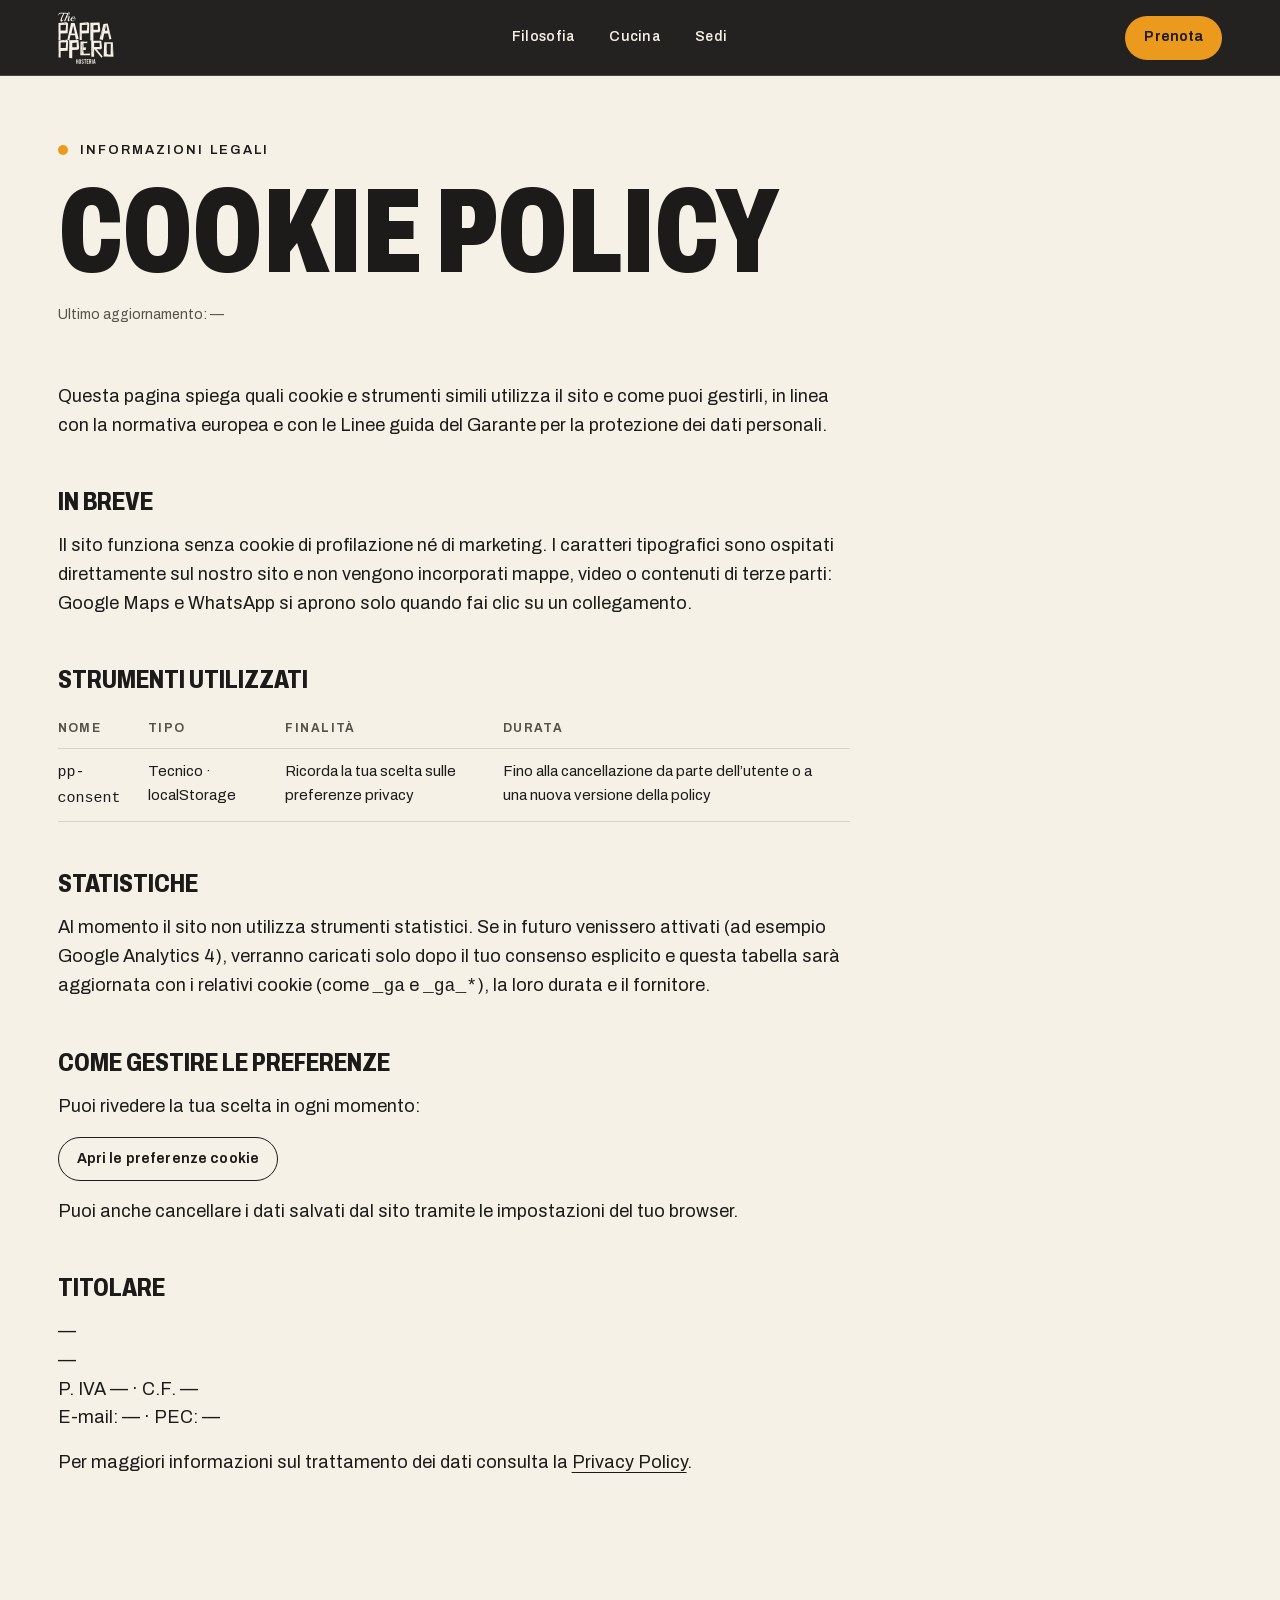
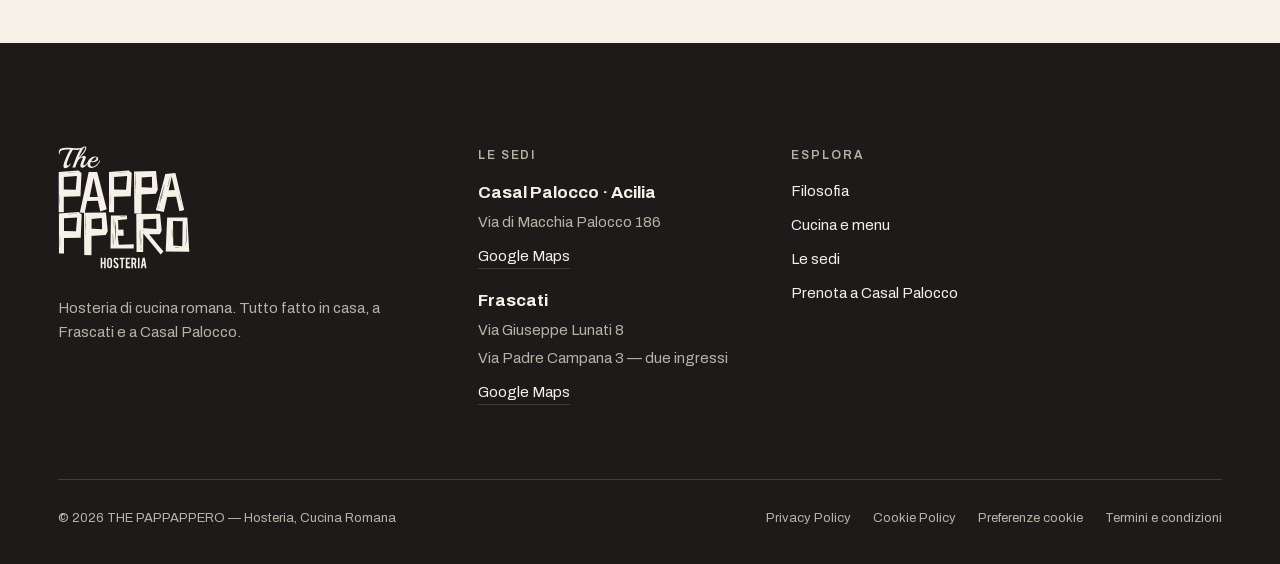
<file: site/cookie/index.html>
<!doctype html>
<html lang="it">
<head>
<meta charset="utf-8">
<meta name="viewport" content="width=device-width, initial-scale=1, viewport-fit=cover">
<meta http-equiv="Content-Security-Policy" content="default-src 'self'; script-src 'self' https://www.googletagmanager.com; connect-src 'self' https://*.google-analytics.com https://*.analytics.google.com https://www.googletagmanager.com; img-src 'self' data: https://*.google-analytics.com https://www.googletagmanager.com; style-src 'self'; font-src 'self'; object-src 'none'; base-uri 'self'; form-action 'self'; manifest-src 'self'; upgrade-insecure-requests">
<meta name="referrer" content="strict-origin-when-cross-origin">
<title>Cookie Policy — THE PAPPAPPERO</title>
<meta name="description" content="Quali cookie e strumenti simili utilizza il sito THE PAPPAPPERO e come gestire le tue preferenze.">
<link rel="canonical" href="./">
<meta name="robots" content="index, follow, max-image-preview:large">
<meta name="theme-color" content="#1C1B19">
<meta property="og:type" content="website">
<meta property="og:locale" content="it_IT">
<meta property="og:site_name" content="THE PAPPAPPERO">
<meta property="og:title" content="Cookie Policy — THE PAPPAPPERO">
<meta property="og:description" content="Quali cookie e strumenti simili utilizza il sito THE PAPPAPPERO e come gestire le tue preferenze.">
<meta property="og:url" content="https://www.dominio-da-definire.it/cookie/">
<meta property="og:image" content="https://www.dominio-da-definire.it/assets/img/og-image.jpg">
<meta property="og:image:width" content="1200">
<meta property="og:image:height" content="630">
<meta property="og:image:alt" content="Logo THE PAPPAPPERO Hosteria e la sala del locale">
<meta name="twitter:card" content="summary_large_image">
<link rel="icon" href="../favicon.svg" type="image/svg+xml">
<link rel="icon" href="../assets/icons/icon-192.png" sizes="192x192" type="image/png">
<link rel="apple-touch-icon" href="../assets/icons/icon-180.png">
<link rel="manifest" href="../site.webmanifest">
<link rel="preload" href="../assets/fonts/archivo-latin.woff2" as="font" type="font/woff2" crossorigin>
<link rel="stylesheet" href="../assets/css/style.css">
<script src="../assets/js/config.js" defer></script>
<script src="../assets/js/main.js" defer></script>
</head>
<body data-root="../">
<svg width="0" height="0" class="sr-only" aria-hidden="true" focusable="false"><symbol id="mark" viewBox="323 477 2047 1910"><path d="M1009.06 2306.07L1009.06 2374.49L984.7 2374.49L984.7 2213.02L1009.06 2213.02L1009.06 2281.57L1038.44 2281.57L1038.44 2213.02L1062.8 2213.02L1062.8 2374.49L1038.44 2374.49L1038.44 2306.07ZM1136.13 2249.1C1136.13 2245.23 1134.78 2241.95 1132.07 2239.24C1129.37 2236.54 1126.08 2235.18 1122.21 2235.18C1118.35 2235.18 1115.04 2236.54 1112.29 2239.24C1109.54 2241.95 1108.16 2245.23 1108.16 2249.1L1108.16 2337.51C1108.16 2341.37 1109.54 2344.66 1112.29 2347.36C1115.04 2350.07 1118.35 2351.43 1122.21 2351.43C1126.08 2351.43 1129.37 2350.07 1132.07 2347.36C1134.78 2344.66 1136.13 2341.37 1136.13 2337.51ZM1122.86 2210.95C1133.6 2210.95 1142.73 2214.73 1150.25 2222.29C1157.76 2229.86 1161.52 2238.96 1161.52 2249.62L1161.52 2337.76C1161.52 2348.51 1157.74 2357.63 1150.18 2365.15C1142.62 2372.67 1133.51 2376.42 1122.86 2376.42C1112.12 2376.42 1103.01 2372.65 1095.54 2365.09C1088.06 2357.52 1084.32 2348.42 1084.32 2337.76L1084.32 2249.62C1084.32 2238.88 1088.1 2229.75 1095.67 2222.23C1103.23 2214.71 1112.29 2210.95 1122.86 2210.95M1262.03 2334.28C1262.21 2345.54 1259.29 2355.16 1253.27 2363.15C1249.32 2368.57 1243.74 2372.39 1236.52 2374.62C1232.65 2375.83 1228.14 2376.42 1222.99 2376.42C1213.45 2376.42 1205.54 2374.06 1199.27 2369.34C1194.04 2365.47 1189.89 2360.21 1186.84 2353.55C1183.79 2346.89 1182 2339.27 1181.48 2330.67L1204.68 2329C1205.72 2338.41 1208.2 2345.24 1212.16 2349.46C1215.08 2352.66 1218.43 2354.17 1222.21 2354C1227.53 2353.83 1231.79 2351.21 1234.97 2346.14C1236.61 2343.64 1237.42 2340.07 1237.42 2335.43C1237.42 2328.72 1234.36 2322.05 1228.27 2315.44C1223.46 2310.88 1216.24 2304.04 1206.62 2294.92C1198.54 2287.1 1192.83 2280.09 1189.48 2273.9C1185.87 2266.93 1184.07 2259.37 1184.07 2251.2C1184.07 2236.49 1189 2225.35 1198.88 2217.79C1204.98 2213.23 1212.55 2210.95 1221.56 2210.95C1230.25 2210.95 1237.67 2212.89 1243.87 2216.76C1248.67 2219.76 1252.56 2223.97 1255.53 2229.38C1258.49 2234.79 1260.28 2241.02 1260.87 2248.07L1237.55 2252.32C1236.86 2245.71 1234.97 2240.56 1231.88 2236.86C1229.65 2234.2 1226.42 2232.86 1222.21 2232.86C1217.74 2232.86 1214.36 2234.84 1212.03 2238.79C1210.14 2241.97 1209.2 2245.92 1209.2 2250.64C1209.2 2258.03 1212.37 2265.55 1218.73 2273.2C1221.13 2276.12 1224.74 2279.56 1229.56 2283.51C1235.23 2288.23 1238.97 2291.54 1240.78 2293.44C1246.79 2299.45 1251.42 2305.38 1254.69 2311.22C1256.24 2313.96 1257.48 2316.51 1258.42 2318.82C1260.75 2324.58 1261.95 2329.74 1262.03 2334.28M1304.69 2237.5L1278.78 2237.5L1278.78 2213.02L1354.81 2213.02L1354.81 2237.5L1329.04 2237.5L1329.04 2374.49L1304.69 2374.49ZM1374.4 2374.49L1374.4 2212.89L1443.74 2212.89L1443.74 2237.37L1398.76 2237.37L1398.76 2281.45L1431.62 2281.45L1431.62 2305.94L1398.76 2305.94L1398.76 2350L1443.74 2350L1443.74 2374.49ZM1513.45 2251.94C1513.45 2242.57 1508.82 2237.89 1499.54 2237.89L1484.85 2237.89L1484.85 2289.57L1499.54 2289.57C1503.4 2289.57 1506.7 2288.19 1509.4 2285.44C1512.11 2282.7 1513.45 2279.39 1513.45 2275.52ZM1498.9 2213.02C1512.47 2213.02 1522.44 2216.76 1528.8 2224.22C1534.38 2230.76 1537.17 2239.87 1537.17 2251.55L1537.17 2275C1537.17 2286.43 1532.84 2296.1 1524.15 2304L1542.2 2374.49L1515.86 2374.49L1501.09 2313.66L1498.9 2313.66L1484.85 2313.66L1484.85 2374.49L1460.49 2374.49L1460.49 2213.02ZM1587.43 2374.49L1563.07 2374.49L1563.07 2213.02L1587.43 2213.02ZM1651.86 2250.01L1642.84 2313.66L1660.88 2313.66ZM1639.07 2337.38L1633.15 2374.49L1607.78 2374.49L1635.24 2213.02L1668.75 2213.02L1695.81 2374.49L1670.2 2374.49L1664.5 2337.38ZM618.51 883.71L611.86 883C529.03 887.75 467.08 892.04 426.02 895.84C447.72 896.32 484.82 894.65 537.31 890.85L582.46 887.28ZM411.68 956.5L411.68 1153.82L597.51 1156.32L615.01 942.94ZM349.73 1218.4L348.68 1225.18C347.28 1309.87 346.93 1373.26 347.64 1415.36C349.73 1393.24 350.78 1355.42 350.78 1301.89L350.78 1255.51ZM638.81 857.31L686.4 896.55L670.66 1259.07L411.68 1263.71L411.68 1504.56L332.93 1504.56L332.93 881.92ZM939.44 1268.71L873.99 970.77L813.44 1270.49ZM773.89 1331.51L736.1 1518.12L661.21 1509.91L798.05 882.28L929.64 881.21L1078.72 1457.47L977.58 1494.21L941.19 1327.23ZM1399.3 883.71L1392.65 883C1309.82 887.75 1247.88 892.04 1206.81 895.84C1228.51 896.32 1265.61 894.65 1318.1 890.85L1363.25 887.28ZM1192.47 956.5L1192.47 1153.82L1378.31 1156.32L1395.8 942.94ZM1130.52 1218.4L1129.47 1225.18C1128.07 1309.87 1127.72 1373.26 1128.43 1415.36C1130.52 1393.24 1131.57 1355.42 1131.57 1301.89L1131.57 1255.51ZM1419.6 857.31L1467.2 896.55L1451.45 1259.07L1192.47 1263.71L1192.47 1504.56L1113.72 1504.56L1113.72 881.92ZM1531.59 1224.82C1533.45 1197.47 1533.34 1178.79 1531.24 1168.8C1529.37 1189.02 1529.49 1207.69 1531.59 1224.82M1530.19 1158.46L1531.59 1153.82C1533.22 1094.82 1533.57 1050.7 1532.64 1021.44C1530.31 1036.9 1529.02 1063.18 1528.79 1100.3L1528.79 1133.12ZM1522.84 1083.52C1522.84 1028.58 1522.49 982.9 1521.79 946.51L1521.79 888.35L1520.39 888.35C1518.52 912.38 1517.59 935.57 1517.59 957.92L1517.59 972.2C1517.59 988.85 1518.12 1011.57 1519.16 1040.35C1520.22 1069.13 1521.44 1083.52 1522.84 1083.52M1506.74 1526.68L1502.19 871.58L1843.76 864.44L1871.76 1153.1L1840.62 1216.97L1600.18 1231.6L1580.24 1115.28L1783.22 1126.7L1779.72 952.57L1621.18 967.91L1618.39 1528.47ZM2230.48 1348.99C2230.95 1358.51 2235.03 1375.76 2242.73 1400.73C2240.86 1384.31 2236.78 1367.07 2230.48 1348.99M2224.18 1314.74L2216.83 1284.41C2208.19 1249.92 2201.08 1225.78 2195.48 1211.98C2201.31 1239.33 2211.81 1280.25 2226.98 1334.72L2229.08 1339ZM2134.24 1160.95L2088.04 952.22L2040.8 1163.45ZM2050.24 1019.29C2051.64 1013.59 2052.7 1009.19 2053.4 1006.09C2058.52 985.16 2063.08 963.4 2067.05 940.8L2065.99 940.44L2052.7 994.68C2043.6 1028.22 2032.75 1070.45 2020.15 1121.34C2021.31 1121.83 2025.63 1108.86 2033.1 1082.45C2040.56 1056.05 2046.27 1035 2050.24 1019.29M1897.3 1377.18L1900.81 1371.11C1927.87 1291.19 1947.12 1230.89 1958.55 1190.21C1948.98 1210.43 1936.16 1246 1920.06 1296.9L1906.41 1341.14ZM1946.3 1190.57C1948.87 1182.25 1950.85 1175.82 1952.25 1171.3C1961.81 1140.62 1970.57 1108.5 1978.5 1074.96L1976.75 1074.25L1951.9 1154.17C1935.81 1203.65 1916.09 1265.98 1892.76 1341.14C1894.62 1341.62 1902.21 1322.41 1915.5 1283.52C1928.8 1244.62 1939.07 1213.64 1946.3 1190.57M1871.06 1468.17C1884.82 1431.53 1892.52 1406.08 1894.16 1391.81C1883.19 1418.45 1875.49 1443.9 1871.06 1468.17M2017 1269.78L1965.2 1501.7L1841.31 1475.66L1987.6 913.68L2144.74 895.49L2281.58 1470.31L2206.68 1489.22L2156.99 1264.07ZM621.92 1527.12L615.28 1526.41C532.45 1531.17 470.51 1535.45 429.45 1539.26C451.14 1539.74 488.24 1538.07 540.73 1534.26L585.89 1530.7ZM415.1 1599.92L415.1 1797.23L600.93 1799.73L618.44 1586.36ZM353.15 1861.82L352.11 1868.59C350.7 1953.29 350.35 2016.67 351.05 2058.78C353.15 2036.66 354.2 1998.83 354.2 1945.31L354.2 1898.93ZM642.24 1500.72L689.84 1539.97L674.09 1902.49L415.1 1907.13L415.1 2147.98L336.36 2147.98L336.36 1525.34ZM754.22 1868.24C756.09 1840.89 755.98 1822.21 753.87 1812.22C752.01 1832.44 752.13 1851.11 754.22 1868.24M752.82 1801.87L754.22 1797.23C755.86 1738.24 756.21 1694.12 755.28 1664.85C752.94 1680.32 751.66 1706.6 751.43 1743.71L751.43 1776.54ZM745.47 1726.94C745.47 1671.99 745.12 1626.32 744.43 1589.93L744.43 1531.76L743.03 1531.76C741.15 1555.79 740.23 1578.98 740.23 1601.34L740.23 1615.62C740.23 1632.27 740.74 1654.99 741.8 1683.77C742.85 1712.55 744.08 1726.94 745.47 1726.94M729.37 2170.1L724.83 1515L1066.4 1507.86L1094.4 1796.52L1063.25 1860.39L822.81 1875.02L802.88 1758.7L1005.86 1770.12L1002.36 1595.99L843.82 1611.33L841.02 2171.89ZM1288.64 1567.09C1301.93 1569.23 1331.34 1569.23 1376.83 1567.09C1363.54 1565.43 1329.58 1564.71 1274.99 1564.95C1281.98 1566.14 1286.53 1566.85 1288.64 1567.09M1224.59 2035.58L1223.54 2035.58L1224.59 2052.71L1225.64 2052.71ZM1217.59 1743.71C1211.53 1675.92 1207.1 1639.05 1204.29 1633.1C1209.42 1803.18 1214.68 1910.22 1220.04 1954.23C1220.51 1866.22 1219.69 1796.04 1217.59 1743.71M1194.5 1776.89C1194.02 1690.07 1191.11 1625.37 1185.75 1582.79C1187.61 1682.46 1190.53 1747.16 1194.5 1776.89M1180.49 1999.9C1183.06 1973.26 1180.61 1913.08 1173.14 1819.36C1171.75 1859.32 1173.26 1928.31 1177.7 2026.31C1179.1 2012.75 1180.03 2003.95 1180.49 1999.9M1391.52 1556.39L1394.68 1614.19L1254.35 1626.68L1259.24 1777.61L1337.63 1775.11L1342.89 1868.95L1248.39 1868.95L1265.9 2008.82L1498.62 2002.04L1496.88 2067.34L1136.4 2068.05L1143.4 1556.39ZM1675.7 1772.06L1958.83 2115.67L1915.08 2160.98L1623.55 1806.67ZM1610.96 2096.76C1613.28 2070.36 1613.05 2052.4 1610.26 2042.88C1607.69 2062.39 1607.92 2080.35 1610.96 2096.76M1608.85 2032.89L1610.61 2028.25C1612.93 1971.4 1613.52 1928.83 1612.35 1900.51C1609.08 1915.5 1607.34 1940.96 1607.11 1976.87L1607.11 2008.27ZM1598.71 1960.46C1598.71 1907.41 1598.23 1863.41 1597.3 1828.44L1597.3 1772.06L1595.56 1772.06C1593.22 1795.38 1592.05 1817.74 1592.05 1839.14L1592.05 1853.06C1592.05 1869.24 1592.7 1891.18 1593.98 1918.89C1595.26 1946.61 1596.83 1960.46 1598.71 1960.46M1541.3 2122.1L1537.12 1533L1906.33 1528.72L1932.22 1788.47L1903.53 1845.92L1704.05 1844.85L1609.2 1752.08L1850.68 1764.57L1847.18 1607.93L1646.99 1619.7L1644.2 2123.88ZM2319.53 1874.74C2319.29 1868.31 2319.05 1863.48 2318.81 1860.26C2318.08 1837.48 2316.01 1780.16 2312.61 1688.28L2310.8 1789.68L2313.34 1848.74C2314.07 1885.89 2315.65 1932.32 2318.08 1988.04C2320.02 1987.79 2320.99 1973.12 2320.99 1944.02C2320.99 1914.92 2320.5 1891.83 2319.53 1874.74M2308.97 2027.03C2309.94 1999.3 2308.84 1980.48 2305.69 1970.57C2304.23 1990.88 2305.33 2009.7 2308.97 2027.03M2138.47 2050.44L2142.84 2051.92C2182.42 2055.39 2217.04 2057.37 2246.67 2057.86C2231.37 2055.14 2214.61 2053.03 2196.4 2051.55L2164.34 2050.06ZM2111.88 2023.69L2250.67 2034.09L2257.6 1647.05L2107.51 1640.74ZM2095.49 1899.63L2097.3 1894.43C2096.81 1834.51 2095.36 1789.81 2092.93 1760.34C2090.49 1775.94 2089.89 1802.56 2091.11 1840.2L2092.93 1873.63ZM1993.84 2114.7L2016.79 1587.25L2330.1 1586.88L2359.98 2117.29ZM622.36 537.92L554.91 535.3C551.72 535.3 541.19 552.75 523.33 587.64C505.47 622.54 490 656.34 476.93 689.04C463.85 721.74 457.32 745.32 457.32 759.77C457.32 774.23 462.34 781.46 472.38 781.46C482.43 781.46 495.11 771.97 510.42 752.98C512.01 751.23 513.61 750.36 515.2 750.36C516.79 750.36 517.6 751.67 517.6 754.3C517.6 756.93 515.44 761.75 511.14 768.76C506.83 775.76 501.16 783.28 494.15 791.31C487.14 799.35 478.04 806.5 466.89 812.78C455.72 819.05 444.23 822.19 432.44 822.19C414.9 822.19 406.13 811.1 406.13 788.9C406.13 761.46 421.28 714.73 451.58 648.75C473.26 602.31 493.19 563.77 511.37 533.11L505.15 533.11L455.88 532.24C428.45 532.24 404.53 535.45 384.12 541.87C372.96 545.37 364.1 550.56 357.57 557.42C351.03 564.28 347.76 572.53 347.76 582.16L351.59 600.56C351.59 603.48 349.99 604.94 346.8 604.94C342.66 604.94 339.31 601.22 336.76 593.77C334.21 586.32 332.93 579.83 332.93 574.28C332.93 560.56 336.44 548.88 343.46 539.24C350.47 529.61 360.04 522.31 372.16 517.34C395.13 508 420.48 503.33 448.23 503.33C475.97 503.33 507.39 504.86 542.47 507.92C577.55 510.99 609.45 512.52 638.15 512.52C666.86 512.52 685.51 508.44 694.12 500.26C695.08 502.3 695.56 504.36 695.56 506.39C695.56 516.03 688.86 523.7 675.47 529.38C662.07 535.08 644.37 537.92 622.36 537.92M739.09 497.63C727.92 497.63 713.33 513.84 695.31 546.25C677.29 578.66 659.67 615.89 642.45 657.94C686.14 610.93 715.96 572.39 731.91 542.31C740.84 523.91 745.3 511.87 745.3 506.17C745.3 500.48 743.22 497.63 739.09 497.63M796.97 724.52C757.74 784.96 724.57 815.18 697.46 815.18C678.64 815.18 669.24 805.26 669.24 785.4C669.24 762.33 679.28 729.48 699.38 686.85C703.84 676.05 706.08 668.6 706.08 664.51C706.08 658.67 703.2 655.75 697.46 655.75C693.64 655.75 687.18 657.79 678.09 661.88C669 665.98 660.31 671.96 652.02 679.84C643.72 687.73 636.78 696.85 631.21 707.21C625.62 717.59 621.16 726.56 617.81 734.15C614.46 741.75 611.04 751.01 607.52 761.97C604.01 772.92 600.9 781.82 598.19 788.68C595.48 795.54 592.7 803.51 589.83 812.55L543.42 812.55C552.03 792.41 564.39 760.21 580.5 715.98C596.59 671.74 610.4 636.99 621.88 611.73C633.36 586.48 644.6 565.16 655.61 547.78C666.61 530.41 679.21 515.88 693.4 504.2C707.59 492.53 722.58 486.68 738.37 486.68C754.15 486.68 762.05 493.55 762.05 507.27C762.05 516.9 757.74 529.61 749.13 545.37C730.63 578.66 699.69 617.21 656.33 661C673.55 649.62 687.18 642.17 697.22 638.67C707.27 635.17 716.92 633.42 726.17 633.42C744.35 633.42 753.44 640.71 753.44 655.31C753.44 661.16 752.32 666.56 750.09 671.52C747.85 676.49 745.38 682.18 742.67 688.6C739.96 695.03 737.72 700.28 735.97 704.37C734.22 708.46 731.91 714 729.04 721.01C726.17 728.02 723.94 734.01 722.34 738.97C718.19 751.23 716.12 761.02 716.12 768.31C716.12 775.62 718.83 779.26 724.26 779.26C743.39 779.26 767.31 753.86 796.02 703.06C796.97 701.01 798.16 699.99 799.6 699.99C801.04 699.99 801.76 702.69 801.76 708.09C801.76 713.5 800.15 718.97 796.97 724.52M920.39 664.07C920.39 655.61 915.92 651.37 907 651.37C894.56 651.37 880.68 658.38 865.38 672.4C850.07 686.41 842.42 697.8 842.42 706.56C842.42 712.4 848.47 715.32 860.59 715.32C872.71 715.32 885.39 709.92 898.63 699.11C911.85 688.31 919.11 676.63 920.39 664.07M971.1 698.67C973.02 698.67 973.98 701.52 973.98 707.21C973.98 712.91 971.41 719.7 966.32 727.58C961.21 735.47 956.19 742.91 951.25 749.92C946.3 756.93 939.68 765.11 931.4 774.45C923.1 783.8 914.97 791.24 907 796.79C886.91 810.22 866.73 816.94 846.48 816.94C826.22 816.94 809.88 812.19 797.45 802.7C785 793.21 778.79 778.68 778.79 759.12C778.79 729.34 790.75 701.74 814.67 676.33C838.58 650.93 866.49 638.23 898.39 638.23C912.74 638.23 924.22 641.66 932.83 648.52C941.44 655.38 945.75 663.63 945.75 673.27C945.75 689.63 937.29 702.77 920.39 712.69C903.49 722.62 883.56 727.58 860.59 727.58C847.2 727.58 837.31 725.98 830.94 722.77C824.87 737.65 821.84 750.8 821.84 762.18C821.84 786.71 833.16 798.98 855.81 798.98C869.2 798.98 882.99 794.24 897.19 784.74C911.38 775.25 923.5 764.59 933.55 752.77C943.59 740.94 955 723.93 967.75 701.74C969.03 699.7 970.15 698.67 971.1 698.67"></path></symbol></svg>
<a class="skip" href="#contenuto">Vai al contenuto</a>
<p class="draft-flag">Modalità bozza · dati mancanti evidenziati</p>
<header class="hdr hdr--solid">
  <div class="wrap hdr__in">
    <a class="hdr__logo" href="../index.html" aria-label="THE PAPPAPPERO — Home"><svg viewBox="0 0 2047 1910" role="img" aria-label="THE PAPPAPPERO Hosteria"><use href="#mark" fill="currentColor"></use></svg></a>
    <nav class="nav" aria-label="Principale">
      <a href="../index.html#manifesto">Filosofia</a>
      <a href="../index.html#cucina">Cucina</a>
      <a href="../index.html#sedi">Sedi</a>
    </nav>
    <div class="hdr__act">
      <button class="btn btn--primary btn--sm hdr__book" type="button" data-book="casal-palocco-acilia" aria-label="Prenota un tavolo a Casal Palocco">Prenota</button>
      <button class="burger" type="button" aria-label="Apri il menu" aria-expanded="false" aria-controls="menu" data-menu-toggle><span></span></button>
    </div>
  </div>
</header>
<div class="menu" id="menu" aria-label="Menu">
  <nav class="menu__main" aria-label="Menu mobile">
    <a href="../index.html">Home</a>
    <a href="../index.html#manifesto">Filosofia</a>
    <a href="../index.html#cucina">Cucina</a>
    <a href="../index.html#sedi">Sedi</a>
  </nav>
  <div class="menu__sedi">
    <p class="label">Le sedi</p>
    <a href="../casal-palocco-acilia/index.html"><span>01</span><span>Casal Palocco · Acilia</span><span class="ico"><svg viewBox="0 0 20 20" aria-hidden="true"><path d="M4 10h11M11 5l5 5-5 5" fill="none" stroke="currentColor" stroke-width="1.6"/></svg></span></a>
    <a href="../frascati/index.html"><span>02</span><span>Frascati · senza prenotazione</span><span class="ico"><svg viewBox="0 0 20 20" aria-hidden="true"><path d="M4 10h11M11 5l5 5-5 5" fill="none" stroke="currentColor" stroke-width="1.6"/></svg></span></a>
  </div>
  <button class="btn btn--primary btn--wide" type="button" data-book="casal-palocco-acilia"><span>Prenota a Casal Palocco</span><span class="ico"><svg viewBox="0 0 20 20" aria-hidden="true"><path d="M4 10h11M11 5l5 5-5 5" fill="none" stroke="currentColor" stroke-width="1.6"/></svg></span></button>
</div>
<main id="contenuto" class="legal">
  <div class="wrap">
    <header class="legal__head">
      <p class="eyebrow">Informazioni legali</p>
      <h1 class="display legal__title">Cookie Policy</h1>
      <p class="legal__meta">Ultimo aggiornamento: <span data-legal-updated>—</span></p>
    </header>
    <div class="legal__body">
<div class="legal-draft"><strong>Bozza da verificare.</strong> Questo testo è una base strutturata, non una garanzia di conformità. Prima della pubblicazione va completato con i dati del titolare e verificato da un professionista, alla luce dei servizi effettivamente attivi sul sito.</div>

<p>Questa pagina spiega quali cookie e strumenti simili utilizza il sito e come puoi gestirli, in linea con la normativa europea e con le Linee guida del Garante per la protezione dei dati personali.</p>
<h2>In breve</h2>
<p>Il sito funziona senza cookie di profilazione né di marketing. I caratteri tipografici sono ospitati direttamente sul nostro sito e non vengono incorporati mappe, video o contenuti di terze parti: Google Maps e WhatsApp si aprono solo quando fai clic su un collegamento.</p>
<h2>Strumenti utilizzati</h2>
<div class="table-scroll"><table>
<thead><tr><th>Nome</th><th>Tipo</th><th>Finalità</th><th>Durata</th></tr></thead>
<tbody>
<tr><td><code>pp-consent</code></td><td>Tecnico · localStorage</td><td>Ricorda la tua scelta sulle preferenze privacy</td><td>Fino alla cancellazione da parte dell’utente o a una nuova versione della policy</td></tr>
</tbody></table></div>
<h2>Statistiche</h2>
<p>Al momento il sito non utilizza strumenti statistici. Se in futuro venissero attivati (ad esempio Google Analytics 4), verranno caricati solo dopo il tuo consenso esplicito e questa tabella sarà aggiornata con i relativi cookie (come <code>_ga</code> e <code>_ga_*</code>), la loro durata e il fornitore.</p>
<h2>Come gestire le preferenze</h2>
<p>Puoi rivedere la tua scelta in ogni momento:</p>
<p><button class="btn btn--line btn--sm" type="button" data-consent-open>Apri le preferenze cookie</button></p>
<p>Puoi anche cancellare i dati salvati dal sito tramite le impostazioni del tuo browser.</p>
<h2>Titolare</h2>
<p><span data-owner="ragioneSociale" data-owner-label="ragione sociale">—</span><br><span data-owner="indirizzo" data-owner-label="indirizzo sede legale">—</span><br>P. IVA <span data-owner="partitaIva" data-owner-label="partita IVA">—</span> · C.F. <span data-owner="codiceFiscale" data-owner-label="codice fiscale">—</span><br>E-mail: <span data-owner="email" data-owner-label="e-mail di contatto">—</span> · PEC: <span data-owner="pec" data-owner-label="PEC">—</span></p>
<p>Per maggiori informazioni sul trattamento dei dati consulta la <a href="../privacy/index.html">Privacy Policy</a>.</p>
    </div>
  </div>
</main>
<footer class="ftr">
  <div class="wrap">
    <div class="ftr__top">
      <div class="ftr__brand">
        <a href="../index.html" aria-label="THE PAPPAPPERO — Home"><svg viewBox="0 0 2047 1910" role="img" aria-label="THE PAPPAPPERO Hosteria"><use href="#mark" fill="currentColor"></use></svg></a>
        <p>Hosteria di cucina romana. Tutto fatto in casa, a Frascati e a Casal Palocco.</p>
      </div>
      <div class="ftr__cols">
        <div class="ftr__col">
          <h2>Le sedi</h2>
          <div data-footer-sedi>
            <div class="fsede"><a class="fsede__name" href="../casal-palocco-acilia/index.html">Casal Palocco · Acilia</a><p>Via di Macchia Palocco 186</p></div>
            <div class="fsede"><a class="fsede__name" href="../frascati/index.html">Frascati</a><p>Via Giuseppe Lunati 8</p><p>Via Padre Campana 3</p></div>
          </div>
        </div>
        <div class="ftr__col">
          <h2>Esplora</h2>
          <ul>
            <li><a href="../index.html#manifesto">Filosofia</a></li>
            <li><a href="../index.html#cucina">Cucina e menu</a></li>
            <li><a href="../index.html#sedi">Le sedi</a></li>
            <li><a href="#" data-book="casal-palocco-acilia">Prenota a Casal Palocco</a></li>
          </ul>
        </div>
        <div class="ftr__col" data-footer-social-wrap>
          <h2>Seguici</h2>
          <div class="ftr__social" data-footer-social></div>
        </div>
      </div>
    </div>
    <div class="ftr__bottom">
      <div>
        <p>© <span data-year>2026</span> THE PAPPAPPERO — Hosteria, Cucina Romana</p>
        <p data-owner-line></p>
      </div>
      <nav class="ftr__legal" aria-label="Informazioni legali">
        <a href="../privacy/index.html">Privacy Policy</a>
        <a href="../cookie/index.html">Cookie Policy</a>
        <button type="button" data-consent-open>Preferenze cookie</button>
        <a href="../termini/index.html">Termini e condizioni</a>
      </nav>
    </div>
  </div>
</footer>
</body>
</html>
</file>
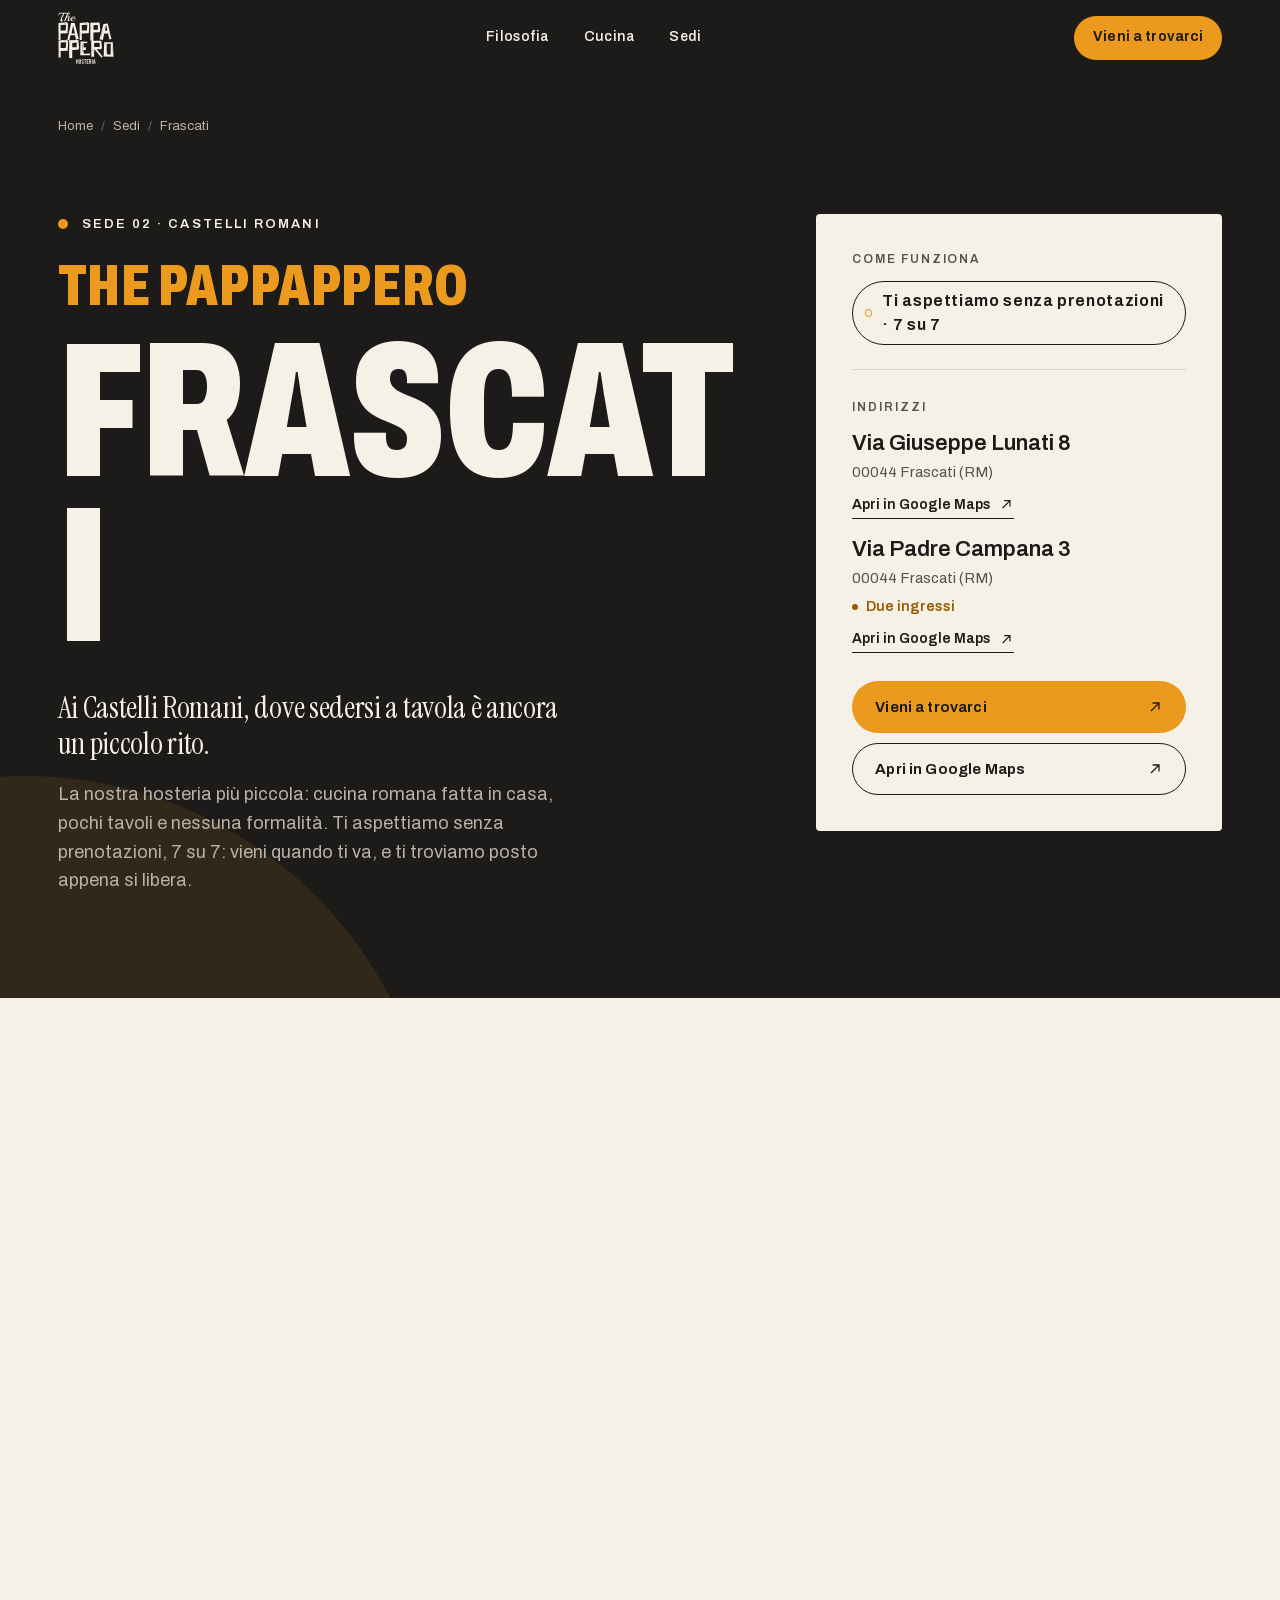
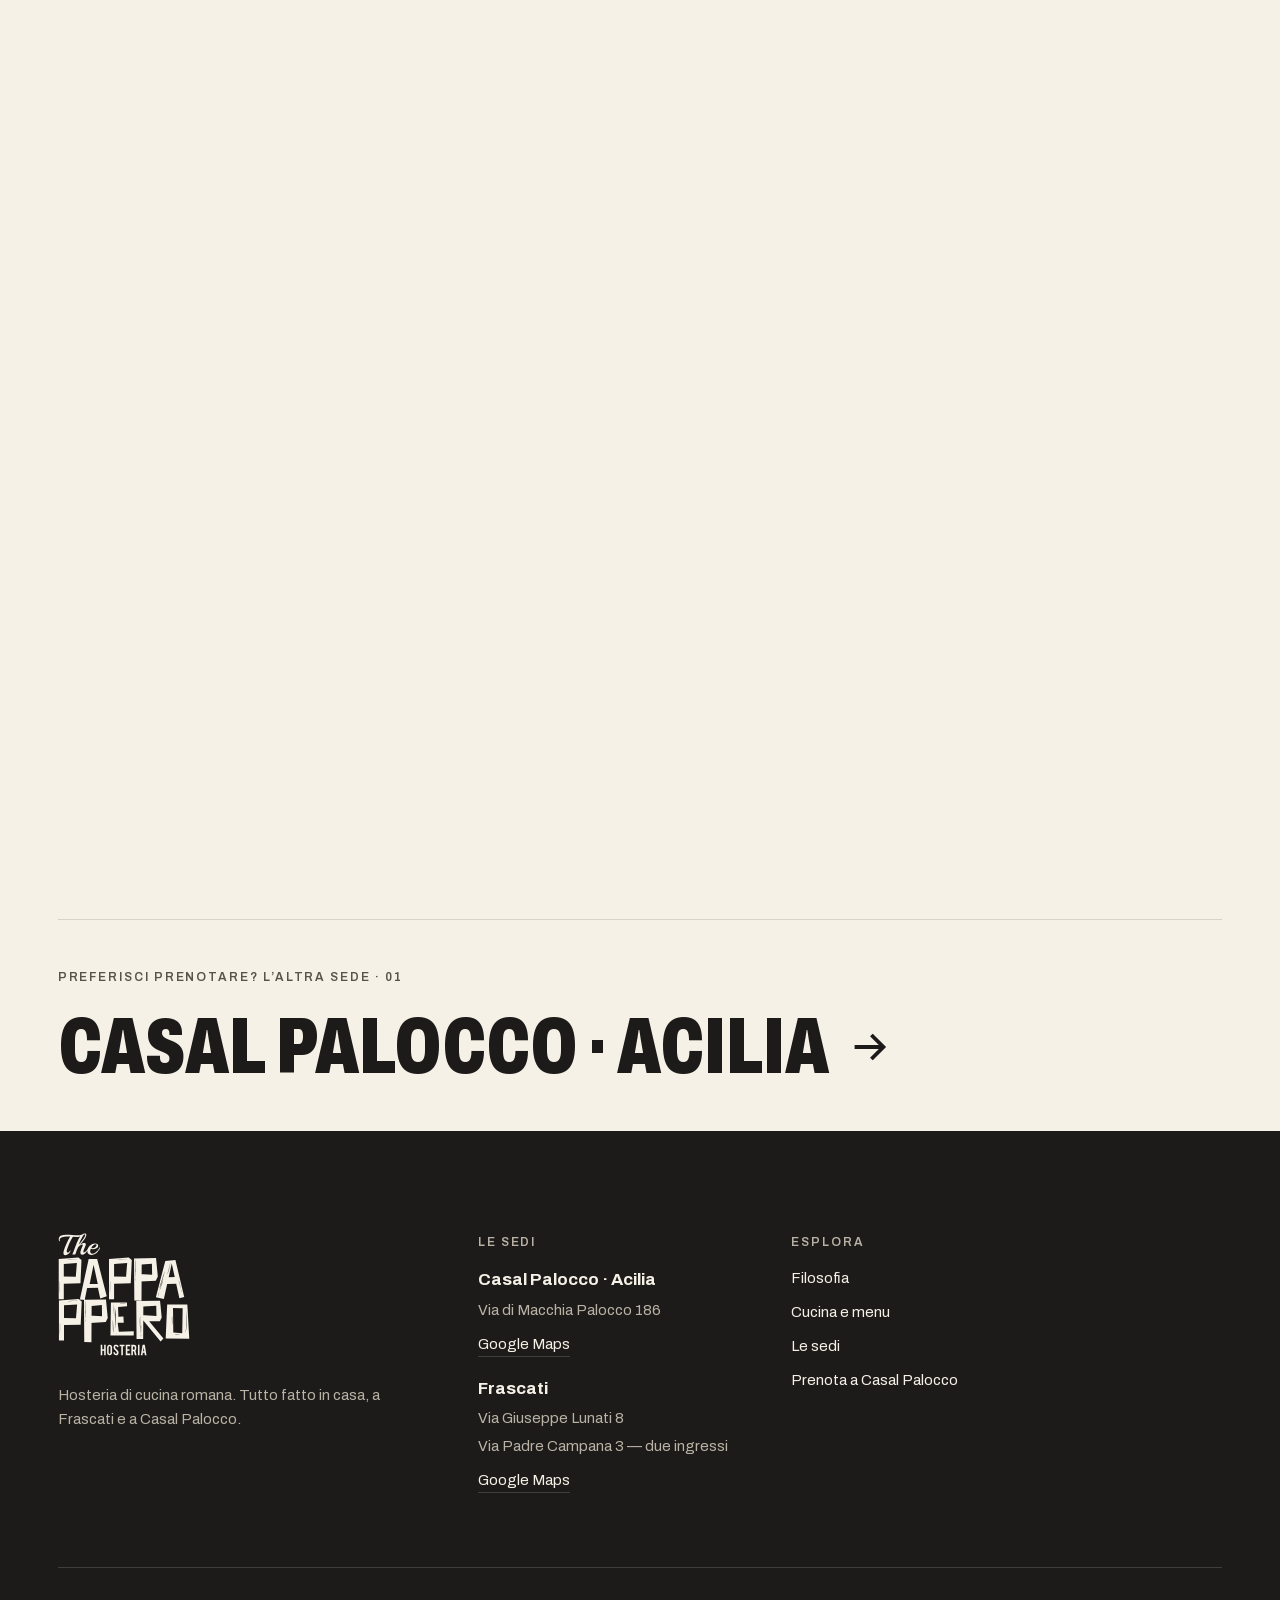
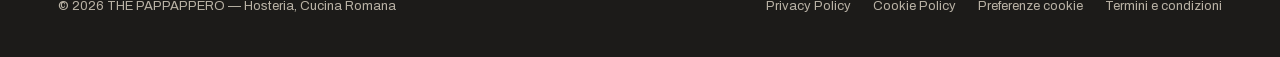
<file: site/frascati/index.html>
<!doctype html>
<html lang="it">
<head>
<meta charset="utf-8">
<meta name="viewport" content="width=device-width, initial-scale=1, viewport-fit=cover">
<meta http-equiv="Content-Security-Policy" content="default-src 'self'; script-src 'self' https://www.googletagmanager.com; connect-src 'self' https://*.google-analytics.com https://*.analytics.google.com https://www.googletagmanager.com; img-src 'self' data: https://*.google-analytics.com https://www.googletagmanager.com; style-src 'self'; font-src 'self'; object-src 'none'; base-uri 'self'; form-action 'self'; manifest-src 'self'; upgrade-insecure-requests">
<meta name="referrer" content="strict-origin-when-cross-origin">
<title>THE PAPPAPPERO Frascati — Hosteria, cucina romana fatta in casa</title>
<meta name="description" content="THE PAPPAPPERO a Frascati, ai Castelli Romani: cucina romana tutta fatta in casa. Non serve prenotare: vieni direttamente. Indirizzi, orari e indicazioni.">
<link rel="canonical" href="./">
<meta name="robots" content="index, follow, max-image-preview:large">
<meta name="theme-color" content="#1C1B19">
<meta property="og:type" content="website">
<meta property="og:locale" content="it_IT">
<meta property="og:site_name" content="THE PAPPAPPERO">
<meta property="og:title" content="THE PAPPAPPERO Frascati — Hosteria, cucina romana fatta in casa">
<meta property="og:description" content="THE PAPPAPPERO a Frascati, ai Castelli Romani: cucina romana tutta fatta in casa. Non serve prenotare: vieni direttamente. Indirizzi, orari e indicazioni.">
<meta property="og:url" content="https://www.dominio-da-definire.it/frascati/">
<meta property="og:image" content="https://www.dominio-da-definire.it/assets/img/og-image.jpg">
<meta property="og:image:width" content="1200">
<meta property="og:image:height" content="630">
<meta property="og:image:alt" content="Rigatoni al guanciale e un calice di rosso sulla tavola di THE PAPPAPPERO">
<meta name="twitter:card" content="summary_large_image">
<link rel="icon" href="../favicon.svg" type="image/svg+xml">
<link rel="icon" href="../assets/icons/icon-192.png" sizes="192x192" type="image/png">
<link rel="apple-touch-icon" href="../assets/icons/icon-180.png">
<link rel="manifest" href="../site.webmanifest">
<link rel="preload" href="../assets/fonts/archivo-latin.woff2" as="font" type="font/woff2" crossorigin>
<link rel="stylesheet" href="../assets/css/style.css">
<script src="../assets/js/config.js" defer></script>
<script src="../assets/js/main.js" defer></script>
</head>
<body data-root="../" data-ld="frascati" data-sede="frascati">
<svg width="0" height="0" class="sr-only" aria-hidden="true" focusable="false"><symbol id="mark" viewBox="323 477 2047 1910"><path d="M1009.06 2306.07L1009.06 2374.49L984.7 2374.49L984.7 2213.02L1009.06 2213.02L1009.06 2281.57L1038.44 2281.57L1038.44 2213.02L1062.8 2213.02L1062.8 2374.49L1038.44 2374.49L1038.44 2306.07ZM1136.13 2249.1C1136.13 2245.23 1134.78 2241.95 1132.07 2239.24C1129.37 2236.54 1126.08 2235.18 1122.21 2235.18C1118.35 2235.18 1115.04 2236.54 1112.29 2239.24C1109.54 2241.95 1108.16 2245.23 1108.16 2249.1L1108.16 2337.51C1108.16 2341.37 1109.54 2344.66 1112.29 2347.36C1115.04 2350.07 1118.35 2351.43 1122.21 2351.43C1126.08 2351.43 1129.37 2350.07 1132.07 2347.36C1134.78 2344.66 1136.13 2341.37 1136.13 2337.51ZM1122.86 2210.95C1133.6 2210.95 1142.73 2214.73 1150.25 2222.29C1157.76 2229.86 1161.52 2238.96 1161.52 2249.62L1161.52 2337.76C1161.52 2348.51 1157.74 2357.63 1150.18 2365.15C1142.62 2372.67 1133.51 2376.42 1122.86 2376.42C1112.12 2376.42 1103.01 2372.65 1095.54 2365.09C1088.06 2357.52 1084.32 2348.42 1084.32 2337.76L1084.32 2249.62C1084.32 2238.88 1088.1 2229.75 1095.67 2222.23C1103.23 2214.71 1112.29 2210.95 1122.86 2210.95M1262.03 2334.28C1262.21 2345.54 1259.29 2355.16 1253.27 2363.15C1249.32 2368.57 1243.74 2372.39 1236.52 2374.62C1232.65 2375.83 1228.14 2376.42 1222.99 2376.42C1213.45 2376.42 1205.54 2374.06 1199.27 2369.34C1194.04 2365.47 1189.89 2360.21 1186.84 2353.55C1183.79 2346.89 1182 2339.27 1181.48 2330.67L1204.68 2329C1205.72 2338.41 1208.2 2345.24 1212.16 2349.46C1215.08 2352.66 1218.43 2354.17 1222.21 2354C1227.53 2353.83 1231.79 2351.21 1234.97 2346.14C1236.61 2343.64 1237.42 2340.07 1237.42 2335.43C1237.42 2328.72 1234.36 2322.05 1228.27 2315.44C1223.46 2310.88 1216.24 2304.04 1206.62 2294.92C1198.54 2287.1 1192.83 2280.09 1189.48 2273.9C1185.87 2266.93 1184.07 2259.37 1184.07 2251.2C1184.07 2236.49 1189 2225.35 1198.88 2217.79C1204.98 2213.23 1212.55 2210.95 1221.56 2210.95C1230.25 2210.95 1237.67 2212.89 1243.87 2216.76C1248.67 2219.76 1252.56 2223.97 1255.53 2229.38C1258.49 2234.79 1260.28 2241.02 1260.87 2248.07L1237.55 2252.32C1236.86 2245.71 1234.97 2240.56 1231.88 2236.86C1229.65 2234.2 1226.42 2232.86 1222.21 2232.86C1217.74 2232.86 1214.36 2234.84 1212.03 2238.79C1210.14 2241.97 1209.2 2245.92 1209.2 2250.64C1209.2 2258.03 1212.37 2265.55 1218.73 2273.2C1221.13 2276.12 1224.74 2279.56 1229.56 2283.51C1235.23 2288.23 1238.97 2291.54 1240.78 2293.44C1246.79 2299.45 1251.42 2305.38 1254.69 2311.22C1256.24 2313.96 1257.48 2316.51 1258.42 2318.82C1260.75 2324.58 1261.95 2329.74 1262.03 2334.28M1304.69 2237.5L1278.78 2237.5L1278.78 2213.02L1354.81 2213.02L1354.81 2237.5L1329.04 2237.5L1329.04 2374.49L1304.69 2374.49ZM1374.4 2374.49L1374.4 2212.89L1443.74 2212.89L1443.74 2237.37L1398.76 2237.37L1398.76 2281.45L1431.62 2281.45L1431.62 2305.94L1398.76 2305.94L1398.76 2350L1443.74 2350L1443.74 2374.49ZM1513.45 2251.94C1513.45 2242.57 1508.82 2237.89 1499.54 2237.89L1484.85 2237.89L1484.85 2289.57L1499.54 2289.57C1503.4 2289.57 1506.7 2288.19 1509.4 2285.44C1512.11 2282.7 1513.45 2279.39 1513.45 2275.52ZM1498.9 2213.02C1512.47 2213.02 1522.44 2216.76 1528.8 2224.22C1534.38 2230.76 1537.17 2239.87 1537.17 2251.55L1537.17 2275C1537.17 2286.43 1532.84 2296.1 1524.15 2304L1542.2 2374.49L1515.86 2374.49L1501.09 2313.66L1498.9 2313.66L1484.85 2313.66L1484.85 2374.49L1460.49 2374.49L1460.49 2213.02ZM1587.43 2374.49L1563.07 2374.49L1563.07 2213.02L1587.43 2213.02ZM1651.86 2250.01L1642.84 2313.66L1660.88 2313.66ZM1639.07 2337.38L1633.15 2374.49L1607.78 2374.49L1635.24 2213.02L1668.75 2213.02L1695.81 2374.49L1670.2 2374.49L1664.5 2337.38ZM618.51 883.71L611.86 883C529.03 887.75 467.08 892.04 426.02 895.84C447.72 896.32 484.82 894.65 537.31 890.85L582.46 887.28ZM411.68 956.5L411.68 1153.82L597.51 1156.32L615.01 942.94ZM349.73 1218.4L348.68 1225.18C347.28 1309.87 346.93 1373.26 347.64 1415.36C349.73 1393.24 350.78 1355.42 350.78 1301.89L350.78 1255.51ZM638.81 857.31L686.4 896.55L670.66 1259.07L411.68 1263.71L411.68 1504.56L332.93 1504.56L332.93 881.92ZM939.44 1268.71L873.99 970.77L813.44 1270.49ZM773.89 1331.51L736.1 1518.12L661.21 1509.91L798.05 882.28L929.64 881.21L1078.72 1457.47L977.58 1494.21L941.19 1327.23ZM1399.3 883.71L1392.65 883C1309.82 887.75 1247.88 892.04 1206.81 895.84C1228.51 896.32 1265.61 894.65 1318.1 890.85L1363.25 887.28ZM1192.47 956.5L1192.47 1153.82L1378.31 1156.32L1395.8 942.94ZM1130.52 1218.4L1129.47 1225.18C1128.07 1309.87 1127.72 1373.26 1128.43 1415.36C1130.52 1393.24 1131.57 1355.42 1131.57 1301.89L1131.57 1255.51ZM1419.6 857.31L1467.2 896.55L1451.45 1259.07L1192.47 1263.71L1192.47 1504.56L1113.72 1504.56L1113.72 881.92ZM1531.59 1224.82C1533.45 1197.47 1533.34 1178.79 1531.24 1168.8C1529.37 1189.02 1529.49 1207.69 1531.59 1224.82M1530.19 1158.46L1531.59 1153.82C1533.22 1094.82 1533.57 1050.7 1532.64 1021.44C1530.31 1036.9 1529.02 1063.18 1528.79 1100.3L1528.79 1133.12ZM1522.84 1083.52C1522.84 1028.58 1522.49 982.9 1521.79 946.51L1521.79 888.35L1520.39 888.35C1518.52 912.38 1517.59 935.57 1517.59 957.92L1517.59 972.2C1517.59 988.85 1518.12 1011.57 1519.16 1040.35C1520.22 1069.13 1521.44 1083.52 1522.84 1083.52M1506.74 1526.68L1502.19 871.58L1843.76 864.44L1871.76 1153.1L1840.62 1216.97L1600.18 1231.6L1580.24 1115.28L1783.22 1126.7L1779.72 952.57L1621.18 967.91L1618.39 1528.47ZM2230.48 1348.99C2230.95 1358.51 2235.03 1375.76 2242.73 1400.73C2240.86 1384.31 2236.78 1367.07 2230.48 1348.99M2224.18 1314.74L2216.83 1284.41C2208.19 1249.92 2201.08 1225.78 2195.48 1211.98C2201.31 1239.33 2211.81 1280.25 2226.98 1334.72L2229.08 1339ZM2134.24 1160.95L2088.04 952.22L2040.8 1163.45ZM2050.24 1019.29C2051.64 1013.59 2052.7 1009.19 2053.4 1006.09C2058.52 985.16 2063.08 963.4 2067.05 940.8L2065.99 940.44L2052.7 994.68C2043.6 1028.22 2032.75 1070.45 2020.15 1121.34C2021.31 1121.83 2025.63 1108.86 2033.1 1082.45C2040.56 1056.05 2046.27 1035 2050.24 1019.29M1897.3 1377.18L1900.81 1371.11C1927.87 1291.19 1947.12 1230.89 1958.55 1190.21C1948.98 1210.43 1936.16 1246 1920.06 1296.9L1906.41 1341.14ZM1946.3 1190.57C1948.87 1182.25 1950.85 1175.82 1952.25 1171.3C1961.81 1140.62 1970.57 1108.5 1978.5 1074.96L1976.75 1074.25L1951.9 1154.17C1935.81 1203.65 1916.09 1265.98 1892.76 1341.14C1894.62 1341.62 1902.21 1322.41 1915.5 1283.52C1928.8 1244.62 1939.07 1213.64 1946.3 1190.57M1871.06 1468.17C1884.82 1431.53 1892.52 1406.08 1894.16 1391.81C1883.19 1418.45 1875.49 1443.9 1871.06 1468.17M2017 1269.78L1965.2 1501.7L1841.31 1475.66L1987.6 913.68L2144.74 895.49L2281.58 1470.31L2206.68 1489.22L2156.99 1264.07ZM621.92 1527.12L615.28 1526.41C532.45 1531.17 470.51 1535.45 429.45 1539.26C451.14 1539.74 488.24 1538.07 540.73 1534.26L585.89 1530.7ZM415.1 1599.92L415.1 1797.23L600.93 1799.73L618.44 1586.36ZM353.15 1861.82L352.11 1868.59C350.7 1953.29 350.35 2016.67 351.05 2058.78C353.15 2036.66 354.2 1998.83 354.2 1945.31L354.2 1898.93ZM642.24 1500.72L689.84 1539.97L674.09 1902.49L415.1 1907.13L415.1 2147.98L336.36 2147.98L336.36 1525.34ZM754.22 1868.24C756.09 1840.89 755.98 1822.21 753.87 1812.22C752.01 1832.44 752.13 1851.11 754.22 1868.24M752.82 1801.87L754.22 1797.23C755.86 1738.24 756.21 1694.12 755.28 1664.85C752.94 1680.32 751.66 1706.6 751.43 1743.71L751.43 1776.54ZM745.47 1726.94C745.47 1671.99 745.12 1626.32 744.43 1589.93L744.43 1531.76L743.03 1531.76C741.15 1555.79 740.23 1578.98 740.23 1601.34L740.23 1615.62C740.23 1632.27 740.74 1654.99 741.8 1683.77C742.85 1712.55 744.08 1726.94 745.47 1726.94M729.37 2170.1L724.83 1515L1066.4 1507.86L1094.4 1796.52L1063.25 1860.39L822.81 1875.02L802.88 1758.7L1005.86 1770.12L1002.36 1595.99L843.82 1611.33L841.02 2171.89ZM1288.64 1567.09C1301.93 1569.23 1331.34 1569.23 1376.83 1567.09C1363.54 1565.43 1329.58 1564.71 1274.99 1564.95C1281.98 1566.14 1286.53 1566.85 1288.64 1567.09M1224.59 2035.58L1223.54 2035.58L1224.59 2052.71L1225.64 2052.71ZM1217.59 1743.71C1211.53 1675.92 1207.1 1639.05 1204.29 1633.1C1209.42 1803.18 1214.68 1910.22 1220.04 1954.23C1220.51 1866.22 1219.69 1796.04 1217.59 1743.71M1194.5 1776.89C1194.02 1690.07 1191.11 1625.37 1185.75 1582.79C1187.61 1682.46 1190.53 1747.16 1194.5 1776.89M1180.49 1999.9C1183.06 1973.26 1180.61 1913.08 1173.14 1819.36C1171.75 1859.32 1173.26 1928.31 1177.7 2026.31C1179.1 2012.75 1180.03 2003.95 1180.49 1999.9M1391.52 1556.39L1394.68 1614.19L1254.35 1626.68L1259.24 1777.61L1337.63 1775.11L1342.89 1868.95L1248.39 1868.95L1265.9 2008.82L1498.62 2002.04L1496.88 2067.34L1136.4 2068.05L1143.4 1556.39ZM1675.7 1772.06L1958.83 2115.67L1915.08 2160.98L1623.55 1806.67ZM1610.96 2096.76C1613.28 2070.36 1613.05 2052.4 1610.26 2042.88C1607.69 2062.39 1607.92 2080.35 1610.96 2096.76M1608.85 2032.89L1610.61 2028.25C1612.93 1971.4 1613.52 1928.83 1612.35 1900.51C1609.08 1915.5 1607.34 1940.96 1607.11 1976.87L1607.11 2008.27ZM1598.71 1960.46C1598.71 1907.41 1598.23 1863.41 1597.3 1828.44L1597.3 1772.06L1595.56 1772.06C1593.22 1795.38 1592.05 1817.74 1592.05 1839.14L1592.05 1853.06C1592.05 1869.24 1592.7 1891.18 1593.98 1918.89C1595.26 1946.61 1596.83 1960.46 1598.71 1960.46M1541.3 2122.1L1537.12 1533L1906.33 1528.72L1932.22 1788.47L1903.53 1845.92L1704.05 1844.85L1609.2 1752.08L1850.68 1764.57L1847.18 1607.93L1646.99 1619.7L1644.2 2123.88ZM2319.53 1874.74C2319.29 1868.31 2319.05 1863.48 2318.81 1860.26C2318.08 1837.48 2316.01 1780.16 2312.61 1688.28L2310.8 1789.68L2313.34 1848.74C2314.07 1885.89 2315.65 1932.32 2318.08 1988.04C2320.02 1987.79 2320.99 1973.12 2320.99 1944.02C2320.99 1914.92 2320.5 1891.83 2319.53 1874.74M2308.97 2027.03C2309.94 1999.3 2308.84 1980.48 2305.69 1970.57C2304.23 1990.88 2305.33 2009.7 2308.97 2027.03M2138.47 2050.44L2142.84 2051.92C2182.42 2055.39 2217.04 2057.37 2246.67 2057.86C2231.37 2055.14 2214.61 2053.03 2196.4 2051.55L2164.34 2050.06ZM2111.88 2023.69L2250.67 2034.09L2257.6 1647.05L2107.51 1640.74ZM2095.49 1899.63L2097.3 1894.43C2096.81 1834.51 2095.36 1789.81 2092.93 1760.34C2090.49 1775.94 2089.89 1802.56 2091.11 1840.2L2092.93 1873.63ZM1993.84 2114.7L2016.79 1587.25L2330.1 1586.88L2359.98 2117.29ZM622.36 537.92L554.91 535.3C551.72 535.3 541.19 552.75 523.33 587.64C505.47 622.54 490 656.34 476.93 689.04C463.85 721.74 457.32 745.32 457.32 759.77C457.32 774.23 462.34 781.46 472.38 781.46C482.43 781.46 495.11 771.97 510.42 752.98C512.01 751.23 513.61 750.36 515.2 750.36C516.79 750.36 517.6 751.67 517.6 754.3C517.6 756.93 515.44 761.75 511.14 768.76C506.83 775.76 501.16 783.28 494.15 791.31C487.14 799.35 478.04 806.5 466.89 812.78C455.72 819.05 444.23 822.19 432.44 822.19C414.9 822.19 406.13 811.1 406.13 788.9C406.13 761.46 421.28 714.73 451.58 648.75C473.26 602.31 493.19 563.77 511.37 533.11L505.15 533.11L455.88 532.24C428.45 532.24 404.53 535.45 384.12 541.87C372.96 545.37 364.1 550.56 357.57 557.42C351.03 564.28 347.76 572.53 347.76 582.16L351.59 600.56C351.59 603.48 349.99 604.94 346.8 604.94C342.66 604.94 339.31 601.22 336.76 593.77C334.21 586.32 332.93 579.83 332.93 574.28C332.93 560.56 336.44 548.88 343.46 539.24C350.47 529.61 360.04 522.31 372.16 517.34C395.13 508 420.48 503.33 448.23 503.33C475.97 503.33 507.39 504.86 542.47 507.92C577.55 510.99 609.45 512.52 638.15 512.52C666.86 512.52 685.51 508.44 694.12 500.26C695.08 502.3 695.56 504.36 695.56 506.39C695.56 516.03 688.86 523.7 675.47 529.38C662.07 535.08 644.37 537.92 622.36 537.92M739.09 497.63C727.92 497.63 713.33 513.84 695.31 546.25C677.29 578.66 659.67 615.89 642.45 657.94C686.14 610.93 715.96 572.39 731.91 542.31C740.84 523.91 745.3 511.87 745.3 506.17C745.3 500.48 743.22 497.63 739.09 497.63M796.97 724.52C757.74 784.96 724.57 815.18 697.46 815.18C678.64 815.18 669.24 805.26 669.24 785.4C669.24 762.33 679.28 729.48 699.38 686.85C703.84 676.05 706.08 668.6 706.08 664.51C706.08 658.67 703.2 655.75 697.46 655.75C693.64 655.75 687.18 657.79 678.09 661.88C669 665.98 660.31 671.96 652.02 679.84C643.72 687.73 636.78 696.85 631.21 707.21C625.62 717.59 621.16 726.56 617.81 734.15C614.46 741.75 611.04 751.01 607.52 761.97C604.01 772.92 600.9 781.82 598.19 788.68C595.48 795.54 592.7 803.51 589.83 812.55L543.42 812.55C552.03 792.41 564.39 760.21 580.5 715.98C596.59 671.74 610.4 636.99 621.88 611.73C633.36 586.48 644.6 565.16 655.61 547.78C666.61 530.41 679.21 515.88 693.4 504.2C707.59 492.53 722.58 486.68 738.37 486.68C754.15 486.68 762.05 493.55 762.05 507.27C762.05 516.9 757.74 529.61 749.13 545.37C730.63 578.66 699.69 617.21 656.33 661C673.55 649.62 687.18 642.17 697.22 638.67C707.27 635.17 716.92 633.42 726.17 633.42C744.35 633.42 753.44 640.71 753.44 655.31C753.44 661.16 752.32 666.56 750.09 671.52C747.85 676.49 745.38 682.18 742.67 688.6C739.96 695.03 737.72 700.28 735.97 704.37C734.22 708.46 731.91 714 729.04 721.01C726.17 728.02 723.94 734.01 722.34 738.97C718.19 751.23 716.12 761.02 716.12 768.31C716.12 775.62 718.83 779.26 724.26 779.26C743.39 779.26 767.31 753.86 796.02 703.06C796.97 701.01 798.16 699.99 799.6 699.99C801.04 699.99 801.76 702.69 801.76 708.09C801.76 713.5 800.15 718.97 796.97 724.52M920.39 664.07C920.39 655.61 915.92 651.37 907 651.37C894.56 651.37 880.68 658.38 865.38 672.4C850.07 686.41 842.42 697.8 842.42 706.56C842.42 712.4 848.47 715.32 860.59 715.32C872.71 715.32 885.39 709.92 898.63 699.11C911.85 688.31 919.11 676.63 920.39 664.07M971.1 698.67C973.02 698.67 973.98 701.52 973.98 707.21C973.98 712.91 971.41 719.7 966.32 727.58C961.21 735.47 956.19 742.91 951.25 749.92C946.3 756.93 939.68 765.11 931.4 774.45C923.1 783.8 914.97 791.24 907 796.79C886.91 810.22 866.73 816.94 846.48 816.94C826.22 816.94 809.88 812.19 797.45 802.7C785 793.21 778.79 778.68 778.79 759.12C778.79 729.34 790.75 701.74 814.67 676.33C838.58 650.93 866.49 638.23 898.39 638.23C912.74 638.23 924.22 641.66 932.83 648.52C941.44 655.38 945.75 663.63 945.75 673.27C945.75 689.63 937.29 702.77 920.39 712.69C903.49 722.62 883.56 727.58 860.59 727.58C847.2 727.58 837.31 725.98 830.94 722.77C824.87 737.65 821.84 750.8 821.84 762.18C821.84 786.71 833.16 798.98 855.81 798.98C869.2 798.98 882.99 794.24 897.19 784.74C911.38 775.25 923.5 764.59 933.55 752.77C943.59 740.94 955 723.93 967.75 701.74C969.03 699.7 970.15 698.67 971.1 698.67"></path></symbol></svg>
<a class="skip" href="#contenuto">Vai al contenuto</a>
<p class="draft-flag">Modalità bozza · dati mancanti evidenziati</p>
<header class="hdr">
  <div class="wrap hdr__in">
    <a class="hdr__logo" href="../index.html" aria-label="THE PAPPAPPERO — Home"><svg viewBox="0 0 2047 1910" role="img" aria-label="THE PAPPAPPERO Hosteria"><use href="#mark" fill="currentColor"></use></svg></a>
    <nav class="nav" aria-label="Principale">
      <a href="../index.html#manifesto">Filosofia</a>
      <a href="../index.html#cucina">Cucina</a>
      <a href="../index.html#sedi">Sedi</a>
    </nav>
    <div class="hdr__act">
      <a class="btn btn--primary btn--sm hdr__book" href="https://www.google.com/maps/dir/?api=1&amp;destination=Via%20Giuseppe%20Lunati%208%2C%2000044%20Frascati" data-visit="frascati" target="_blank" rel="noopener noreferrer">Vieni a trovarci</a>
      <button class="burger" type="button" aria-label="Apri il menu" aria-expanded="false" aria-controls="menu" data-menu-toggle><span></span></button>
    </div>
  </div>
</header>
<div class="menu" id="menu" aria-label="Menu">
  <nav class="menu__main" aria-label="Menu mobile">
    <a href="../index.html">Home</a>
    <a href="../index.html#manifesto">Filosofia</a>
    <a href="../index.html#cucina">Cucina</a>
    <a href="../index.html#sedi">Sedi</a>
  </nav>
  <div class="menu__sedi">
    <p class="label">Le sedi</p>
    <a href="../casal-palocco-acilia/index.html"><span>01</span><span>Casal Palocco · Acilia</span><span class="ico"><svg viewBox="0 0 20 20" aria-hidden="true"><path d="M4 10h11M11 5l5 5-5 5" fill="none" stroke="currentColor" stroke-width="1.6"/></svg></span></a>
    <a href="../frascati/index.html"><span>02</span><span>Frascati · senza prenotazione</span><span class="ico"><svg viewBox="0 0 20 20" aria-hidden="true"><path d="M4 10h11M11 5l5 5-5 5" fill="none" stroke="currentColor" stroke-width="1.6"/></svg></span></a>
  </div>
  <button class="btn btn--primary btn--wide" type="button" data-book="casal-palocco-acilia"><span>Prenota a Casal Palocco</span><span class="ico"><svg viewBox="0 0 20 20" aria-hidden="true"><path d="M4 10h11M11 5l5 5-5 5" fill="none" stroke="currentColor" stroke-width="1.6"/></svg></span></button>
</div>
<main id="contenuto">
<section class="shero dark" aria-labelledby="sede-title">
  <div class="shero__disc" aria-hidden="true"></div>
  <div class="wrap">
    <nav aria-label="Percorso"><ol class="crumbs"><li><a href="../index.html">Home</a></li><li><a href="../index.html#sedi">Sedi</a></li><li aria-current="page">Frascati</li></ol></nav>
    <div class="shero__grid">
      <div>
        <p class="eyebrow shero__kicker">Sede 02 · Castelli Romani</p>
        <h1 id="sede-title" class="display shero__title"><small>The Pappappero</small>Frascati</h1>
        <div class="shero__intro">
          <p>Ai Castelli Romani, dove sedersi a tavola è ancora un piccolo rito.</p>
          <p>La nostra hosteria più piccola: cucina romana fatta in casa, pochi tavoli e nessuna formalità. Ti aspettiamo senza prenotazioni, 7 su 7: vieni quando ti va, e ti troviamo posto appena si libera.</p>
        </div>
      </div>
      <aside class="panel" aria-label="Informazioni sulla sede" data-sede-panel="frascati">
        <p class="label">Caricamento informazioni…</p>
      </aside>
    </div>
  </div>
</section>

<section class="ssec" id="arrivare" aria-labelledby="arrivare-title">
  <div class="wrap ssec__grid">
    <h2 id="arrivare-title" class="display ssec__title" data-reveal>Come arrivare</h2>
    <div class="ssec__body" data-reveal>
      <p>Scegli l’indirizzo e apri le indicazioni su Google Maps, dal telefono o dal computer.</p>
      <div class="routes" data-sede-directions="frascati"></div>
    </div>
  </div>
</section>

<section class="ssec" id="menu" aria-labelledby="menu-title">
  <div class="wrap ssec__grid">
    <h2 id="menu-title" class="display ssec__title" data-reveal>Il menu<br>di Frascati</h2>
    <div class="ssec__body" data-reveal>
      <p>Una parte fissa, sempre in carta, e tanti piatti del giorno.</p>
      <div class="carta" data-sede-carta="frascati"></div>
      <aside class="oggi" aria-label="Piatti del giorno">
        <p class="oggi__k">Piatti del giorno</p>
        <p class="oggi__t">Oltre al menu, ogni giorno ci sono tanti piatti del giorno.</p>
        <p>Cambiano spesso: per sapere quali sono, chiedi al personale in sala.</p>
      </aside>
      <div class="actions" data-sede-menu="frascati">
        <a class="btn btn--dark" href="https://www.google.com/maps/dir/?api=1&amp;destination=Via%20Giuseppe%20Lunati%208%2C%2000044%20Frascati" data-visit="frascati" target="_blank" rel="noopener noreferrer"><span>Vieni a trovarci</span><span class="ico"><svg viewBox="0 0 20 20" aria-hidden="true"><path d="M7 5h8v8M15 5L5 15" fill="none" stroke="currentColor" stroke-width="1.6"/></svg></span></a>
      </div>
    </div>
  </div>
</section>

<section class="ssec" aria-label="Fotografie della sede">
  <div class="wrap photos" data-sede-photos="frascati"></div>
</section>

<div class="wrap">
  <nav class="other" aria-label="L’altra sede">
    <p class="label">Preferisci prenotare? L’altra sede · 01</p>
    <a class="big" href="../casal-palocco-acilia/index.html">Casal Palocco · Acilia<span class="ico"><svg viewBox="0 0 20 20" aria-hidden="true"><path d="M4 10h11M11 5l5 5-5 5" fill="none" stroke="currentColor" stroke-width="1.6"/></svg></span></a>
  </nav>
</div>
</main>
<footer class="ftr">
  <div class="wrap">
    <div class="ftr__top">
      <div class="ftr__brand">
        <a href="../index.html" aria-label="THE PAPPAPPERO — Home"><svg viewBox="0 0 2047 1910" role="img" aria-label="THE PAPPAPPERO Hosteria"><use href="#mark" fill="currentColor"></use></svg></a>
        <p>Hosteria di cucina romana. Tutto fatto in casa, a Frascati e a Casal Palocco.</p>
      </div>
      <div class="ftr__cols">
        <div class="ftr__col">
          <h2>Le sedi</h2>
          <div data-footer-sedi>
            <div class="fsede"><a class="fsede__name" href="../casal-palocco-acilia/index.html">Casal Palocco · Acilia</a><p>Via di Macchia Palocco 186</p></div>
            <div class="fsede"><a class="fsede__name" href="../frascati/index.html">Frascati</a><p>Via Giuseppe Lunati 8</p><p>Via Padre Campana 3</p></div>
          </div>
        </div>
        <div class="ftr__col">
          <h2>Esplora</h2>
          <ul>
            <li><a href="../index.html#manifesto">Filosofia</a></li>
            <li><a href="../index.html#cucina">Cucina e menu</a></li>
            <li><a href="../index.html#sedi">Le sedi</a></li>
            <li><a href="#" data-book="casal-palocco-acilia">Prenota a Casal Palocco</a></li>
          </ul>
        </div>
        <div class="ftr__col" data-footer-social-wrap>
          <h2>Seguici</h2>
          <div class="ftr__social" data-footer-social></div>
        </div>
      </div>
    </div>
    <div class="ftr__bottom">
      <div>
        <p>© <span data-year>2026</span> THE PAPPAPPERO — Hosteria, Cucina Romana</p>
        <p data-owner-line></p>
      </div>
      <nav class="ftr__legal" aria-label="Informazioni legali">
        <a href="../privacy/index.html">Privacy Policy</a>
        <a href="../cookie/index.html">Cookie Policy</a>
        <button type="button" data-consent-open>Preferenze cookie</button>
        <a href="../termini/index.html">Termini e condizioni</a>
      </nav>
    </div>
  </div>
</footer>
<div class="thumbbar">
  <a class="btn btn--line" href="#arrivare">Come arrivare</a>
  <a class="btn btn--primary" href="https://www.google.com/maps/dir/?api=1&amp;destination=Via%20Giuseppe%20Lunati%208%2C%2000044%20Frascati" data-visit="frascati" target="_blank" rel="noopener noreferrer"><span>Vieni a trovarci</span><span class="ico"><svg viewBox="0 0 20 20" aria-hidden="true"><path d="M7 5h8v8M15 5L5 15" fill="none" stroke="currentColor" stroke-width="1.6"/></svg></span></a>
</div>
</body>
</html>
</file>
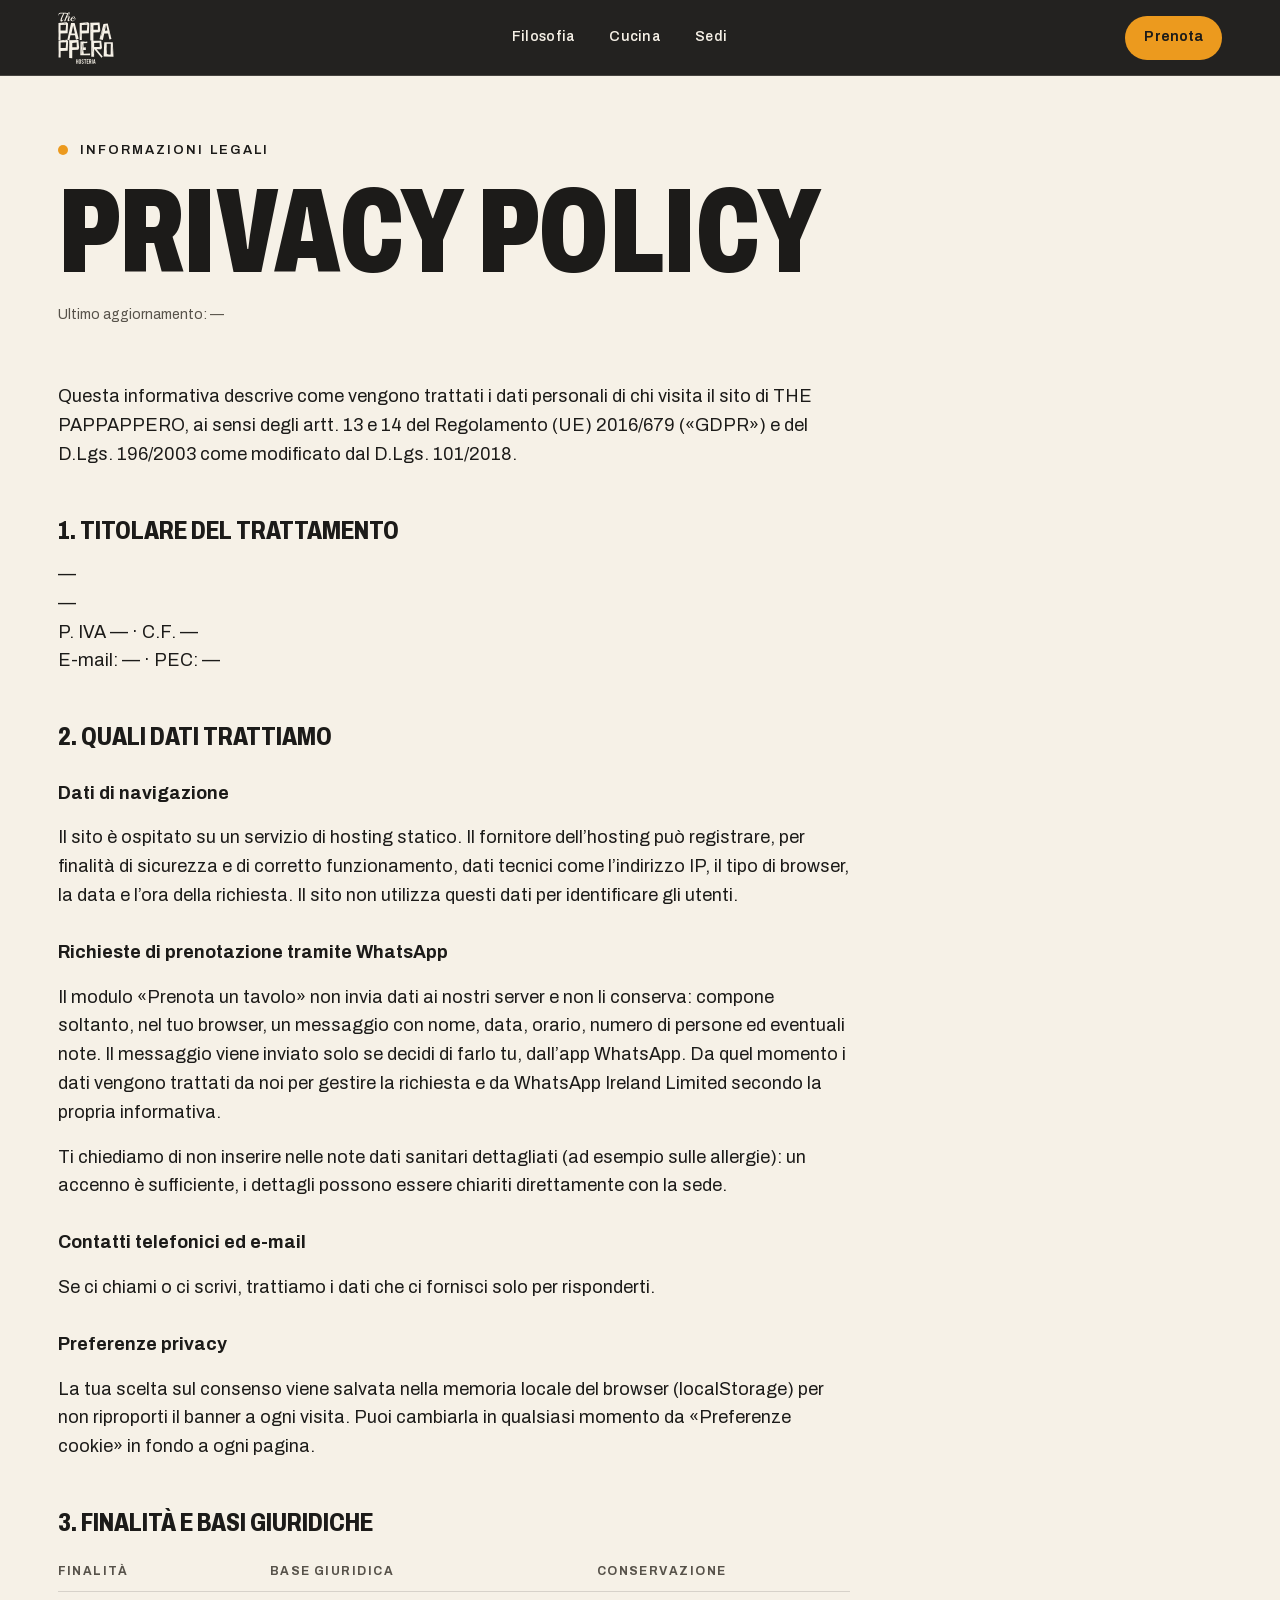
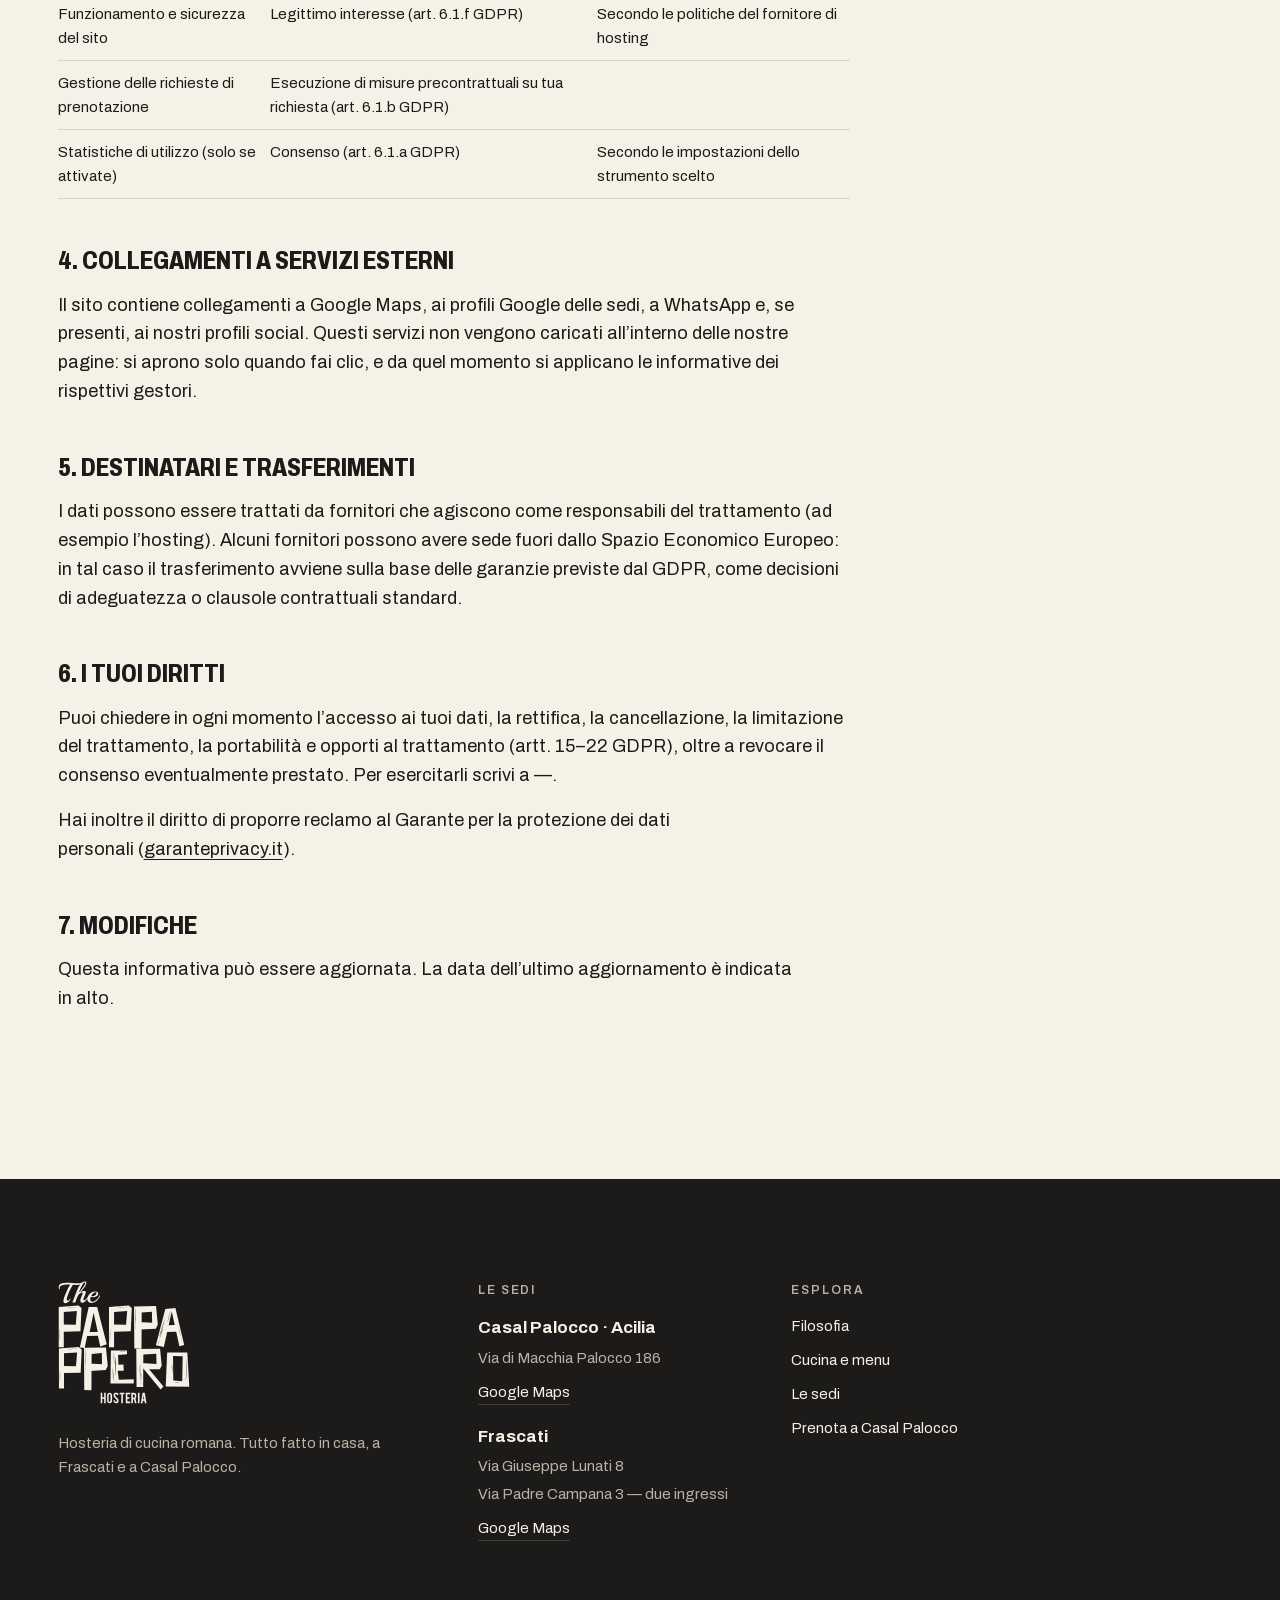
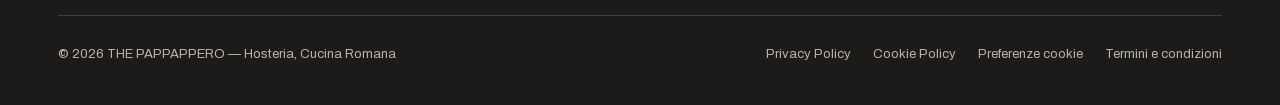
<file: site/privacy/index.html>
<!doctype html>
<html lang="it">
<head>
<meta charset="utf-8">
<meta name="viewport" content="width=device-width, initial-scale=1, viewport-fit=cover">
<meta http-equiv="Content-Security-Policy" content="default-src 'self'; script-src 'self' https://www.googletagmanager.com; connect-src 'self' https://*.google-analytics.com https://*.analytics.google.com https://www.googletagmanager.com; img-src 'self' data: https://*.google-analytics.com https://www.googletagmanager.com; style-src 'self'; font-src 'self'; object-src 'none'; base-uri 'self'; form-action 'self'; manifest-src 'self'; upgrade-insecure-requests">
<meta name="referrer" content="strict-origin-when-cross-origin">
<title>Privacy Policy — THE PAPPAPPERO</title>
<meta name="description" content="Informativa sul trattamento dei dati personali degli utenti del sito THE PAPPAPPERO, ai sensi del Regolamento (UE) 2016/679.">
<link rel="canonical" href="./">
<meta name="robots" content="index, follow, max-image-preview:large">
<meta name="theme-color" content="#1C1B19">
<meta property="og:type" content="website">
<meta property="og:locale" content="it_IT">
<meta property="og:site_name" content="THE PAPPAPPERO">
<meta property="og:title" content="Privacy Policy — THE PAPPAPPERO">
<meta property="og:description" content="Informativa sul trattamento dei dati personali degli utenti del sito THE PAPPAPPERO, ai sensi del Regolamento (UE) 2016/679.">
<meta property="og:url" content="https://www.dominio-da-definire.it/privacy/">
<meta property="og:image" content="https://www.dominio-da-definire.it/assets/img/og-image.jpg">
<meta property="og:image:width" content="1200">
<meta property="og:image:height" content="630">
<meta property="og:image:alt" content="Logo THE PAPPAPPERO Hosteria e la sala del locale">
<meta name="twitter:card" content="summary_large_image">
<link rel="icon" href="../favicon.svg" type="image/svg+xml">
<link rel="icon" href="../assets/icons/icon-192.png" sizes="192x192" type="image/png">
<link rel="apple-touch-icon" href="../assets/icons/icon-180.png">
<link rel="manifest" href="../site.webmanifest">
<link rel="preload" href="../assets/fonts/archivo-latin.woff2" as="font" type="font/woff2" crossorigin>
<link rel="stylesheet" href="../assets/css/style.css">
<script src="../assets/js/config.js" defer></script>
<script src="../assets/js/main.js" defer></script>
</head>
<body data-root="../">
<svg width="0" height="0" class="sr-only" aria-hidden="true" focusable="false"><symbol id="mark" viewBox="323 477 2047 1910"><path d="M1009.06 2306.07L1009.06 2374.49L984.7 2374.49L984.7 2213.02L1009.06 2213.02L1009.06 2281.57L1038.44 2281.57L1038.44 2213.02L1062.8 2213.02L1062.8 2374.49L1038.44 2374.49L1038.44 2306.07ZM1136.13 2249.1C1136.13 2245.23 1134.78 2241.95 1132.07 2239.24C1129.37 2236.54 1126.08 2235.18 1122.21 2235.18C1118.35 2235.18 1115.04 2236.54 1112.29 2239.24C1109.54 2241.95 1108.16 2245.23 1108.16 2249.1L1108.16 2337.51C1108.16 2341.37 1109.54 2344.66 1112.29 2347.36C1115.04 2350.07 1118.35 2351.43 1122.21 2351.43C1126.08 2351.43 1129.37 2350.07 1132.07 2347.36C1134.78 2344.66 1136.13 2341.37 1136.13 2337.51ZM1122.86 2210.95C1133.6 2210.95 1142.73 2214.73 1150.25 2222.29C1157.76 2229.86 1161.52 2238.96 1161.52 2249.62L1161.52 2337.76C1161.52 2348.51 1157.74 2357.63 1150.18 2365.15C1142.62 2372.67 1133.51 2376.42 1122.86 2376.42C1112.12 2376.42 1103.01 2372.65 1095.54 2365.09C1088.06 2357.52 1084.32 2348.42 1084.32 2337.76L1084.32 2249.62C1084.32 2238.88 1088.1 2229.75 1095.67 2222.23C1103.23 2214.71 1112.29 2210.95 1122.86 2210.95M1262.03 2334.28C1262.21 2345.54 1259.29 2355.16 1253.27 2363.15C1249.32 2368.57 1243.74 2372.39 1236.52 2374.62C1232.65 2375.83 1228.14 2376.42 1222.99 2376.42C1213.45 2376.42 1205.54 2374.06 1199.27 2369.34C1194.04 2365.47 1189.89 2360.21 1186.84 2353.55C1183.79 2346.89 1182 2339.27 1181.48 2330.67L1204.68 2329C1205.72 2338.41 1208.2 2345.24 1212.16 2349.46C1215.08 2352.66 1218.43 2354.17 1222.21 2354C1227.53 2353.83 1231.79 2351.21 1234.97 2346.14C1236.61 2343.64 1237.42 2340.07 1237.42 2335.43C1237.42 2328.72 1234.36 2322.05 1228.27 2315.44C1223.46 2310.88 1216.24 2304.04 1206.62 2294.92C1198.54 2287.1 1192.83 2280.09 1189.48 2273.9C1185.87 2266.93 1184.07 2259.37 1184.07 2251.2C1184.07 2236.49 1189 2225.35 1198.88 2217.79C1204.98 2213.23 1212.55 2210.95 1221.56 2210.95C1230.25 2210.95 1237.67 2212.89 1243.87 2216.76C1248.67 2219.76 1252.56 2223.97 1255.53 2229.38C1258.49 2234.79 1260.28 2241.02 1260.87 2248.07L1237.55 2252.32C1236.86 2245.71 1234.97 2240.56 1231.88 2236.86C1229.65 2234.2 1226.42 2232.86 1222.21 2232.86C1217.74 2232.86 1214.36 2234.84 1212.03 2238.79C1210.14 2241.97 1209.2 2245.92 1209.2 2250.64C1209.2 2258.03 1212.37 2265.55 1218.73 2273.2C1221.13 2276.12 1224.74 2279.56 1229.56 2283.51C1235.23 2288.23 1238.97 2291.54 1240.78 2293.44C1246.79 2299.45 1251.42 2305.38 1254.69 2311.22C1256.24 2313.96 1257.48 2316.51 1258.42 2318.82C1260.75 2324.58 1261.95 2329.74 1262.03 2334.28M1304.69 2237.5L1278.78 2237.5L1278.78 2213.02L1354.81 2213.02L1354.81 2237.5L1329.04 2237.5L1329.04 2374.49L1304.69 2374.49ZM1374.4 2374.49L1374.4 2212.89L1443.74 2212.89L1443.74 2237.37L1398.76 2237.37L1398.76 2281.45L1431.62 2281.45L1431.62 2305.94L1398.76 2305.94L1398.76 2350L1443.74 2350L1443.74 2374.49ZM1513.45 2251.94C1513.45 2242.57 1508.82 2237.89 1499.54 2237.89L1484.85 2237.89L1484.85 2289.57L1499.54 2289.57C1503.4 2289.57 1506.7 2288.19 1509.4 2285.44C1512.11 2282.7 1513.45 2279.39 1513.45 2275.52ZM1498.9 2213.02C1512.47 2213.02 1522.44 2216.76 1528.8 2224.22C1534.38 2230.76 1537.17 2239.87 1537.17 2251.55L1537.17 2275C1537.17 2286.43 1532.84 2296.1 1524.15 2304L1542.2 2374.49L1515.86 2374.49L1501.09 2313.66L1498.9 2313.66L1484.85 2313.66L1484.85 2374.49L1460.49 2374.49L1460.49 2213.02ZM1587.43 2374.49L1563.07 2374.49L1563.07 2213.02L1587.43 2213.02ZM1651.86 2250.01L1642.84 2313.66L1660.88 2313.66ZM1639.07 2337.38L1633.15 2374.49L1607.78 2374.49L1635.24 2213.02L1668.75 2213.02L1695.81 2374.49L1670.2 2374.49L1664.5 2337.38ZM618.51 883.71L611.86 883C529.03 887.75 467.08 892.04 426.02 895.84C447.72 896.32 484.82 894.65 537.31 890.85L582.46 887.28ZM411.68 956.5L411.68 1153.82L597.51 1156.32L615.01 942.94ZM349.73 1218.4L348.68 1225.18C347.28 1309.87 346.93 1373.26 347.64 1415.36C349.73 1393.24 350.78 1355.42 350.78 1301.89L350.78 1255.51ZM638.81 857.31L686.4 896.55L670.66 1259.07L411.68 1263.71L411.68 1504.56L332.93 1504.56L332.93 881.92ZM939.44 1268.71L873.99 970.77L813.44 1270.49ZM773.89 1331.51L736.1 1518.12L661.21 1509.91L798.05 882.28L929.64 881.21L1078.72 1457.47L977.58 1494.21L941.19 1327.23ZM1399.3 883.71L1392.65 883C1309.82 887.75 1247.88 892.04 1206.81 895.84C1228.51 896.32 1265.61 894.65 1318.1 890.85L1363.25 887.28ZM1192.47 956.5L1192.47 1153.82L1378.31 1156.32L1395.8 942.94ZM1130.52 1218.4L1129.47 1225.18C1128.07 1309.87 1127.72 1373.26 1128.43 1415.36C1130.52 1393.24 1131.57 1355.42 1131.57 1301.89L1131.57 1255.51ZM1419.6 857.31L1467.2 896.55L1451.45 1259.07L1192.47 1263.71L1192.47 1504.56L1113.72 1504.56L1113.72 881.92ZM1531.59 1224.82C1533.45 1197.47 1533.34 1178.79 1531.24 1168.8C1529.37 1189.02 1529.49 1207.69 1531.59 1224.82M1530.19 1158.46L1531.59 1153.82C1533.22 1094.82 1533.57 1050.7 1532.64 1021.44C1530.31 1036.9 1529.02 1063.18 1528.79 1100.3L1528.79 1133.12ZM1522.84 1083.52C1522.84 1028.58 1522.49 982.9 1521.79 946.51L1521.79 888.35L1520.39 888.35C1518.52 912.38 1517.59 935.57 1517.59 957.92L1517.59 972.2C1517.59 988.85 1518.12 1011.57 1519.16 1040.35C1520.22 1069.13 1521.44 1083.52 1522.84 1083.52M1506.74 1526.68L1502.19 871.58L1843.76 864.44L1871.76 1153.1L1840.62 1216.97L1600.18 1231.6L1580.24 1115.28L1783.22 1126.7L1779.72 952.57L1621.18 967.91L1618.39 1528.47ZM2230.48 1348.99C2230.95 1358.51 2235.03 1375.76 2242.73 1400.73C2240.86 1384.31 2236.78 1367.07 2230.48 1348.99M2224.18 1314.74L2216.83 1284.41C2208.19 1249.92 2201.08 1225.78 2195.48 1211.98C2201.31 1239.33 2211.81 1280.25 2226.98 1334.72L2229.08 1339ZM2134.24 1160.95L2088.04 952.22L2040.8 1163.45ZM2050.24 1019.29C2051.64 1013.59 2052.7 1009.19 2053.4 1006.09C2058.52 985.16 2063.08 963.4 2067.05 940.8L2065.99 940.44L2052.7 994.68C2043.6 1028.22 2032.75 1070.45 2020.15 1121.34C2021.31 1121.83 2025.63 1108.86 2033.1 1082.45C2040.56 1056.05 2046.27 1035 2050.24 1019.29M1897.3 1377.18L1900.81 1371.11C1927.87 1291.19 1947.12 1230.89 1958.55 1190.21C1948.98 1210.43 1936.16 1246 1920.06 1296.9L1906.41 1341.14ZM1946.3 1190.57C1948.87 1182.25 1950.85 1175.82 1952.25 1171.3C1961.81 1140.62 1970.57 1108.5 1978.5 1074.96L1976.75 1074.25L1951.9 1154.17C1935.81 1203.65 1916.09 1265.98 1892.76 1341.14C1894.62 1341.62 1902.21 1322.41 1915.5 1283.52C1928.8 1244.62 1939.07 1213.64 1946.3 1190.57M1871.06 1468.17C1884.82 1431.53 1892.52 1406.08 1894.16 1391.81C1883.19 1418.45 1875.49 1443.9 1871.06 1468.17M2017 1269.78L1965.2 1501.7L1841.31 1475.66L1987.6 913.68L2144.74 895.49L2281.58 1470.31L2206.68 1489.22L2156.99 1264.07ZM621.92 1527.12L615.28 1526.41C532.45 1531.17 470.51 1535.45 429.45 1539.26C451.14 1539.74 488.24 1538.07 540.73 1534.26L585.89 1530.7ZM415.1 1599.92L415.1 1797.23L600.93 1799.73L618.44 1586.36ZM353.15 1861.82L352.11 1868.59C350.7 1953.29 350.35 2016.67 351.05 2058.78C353.15 2036.66 354.2 1998.83 354.2 1945.31L354.2 1898.93ZM642.24 1500.72L689.84 1539.97L674.09 1902.49L415.1 1907.13L415.1 2147.98L336.36 2147.98L336.36 1525.34ZM754.22 1868.24C756.09 1840.89 755.98 1822.21 753.87 1812.22C752.01 1832.44 752.13 1851.11 754.22 1868.24M752.82 1801.87L754.22 1797.23C755.86 1738.24 756.21 1694.12 755.28 1664.85C752.94 1680.32 751.66 1706.6 751.43 1743.71L751.43 1776.54ZM745.47 1726.94C745.47 1671.99 745.12 1626.32 744.43 1589.93L744.43 1531.76L743.03 1531.76C741.15 1555.79 740.23 1578.98 740.23 1601.34L740.23 1615.62C740.23 1632.27 740.74 1654.99 741.8 1683.77C742.85 1712.55 744.08 1726.94 745.47 1726.94M729.37 2170.1L724.83 1515L1066.4 1507.86L1094.4 1796.52L1063.25 1860.39L822.81 1875.02L802.88 1758.7L1005.86 1770.12L1002.36 1595.99L843.82 1611.33L841.02 2171.89ZM1288.64 1567.09C1301.93 1569.23 1331.34 1569.23 1376.83 1567.09C1363.54 1565.43 1329.58 1564.71 1274.99 1564.95C1281.98 1566.14 1286.53 1566.85 1288.64 1567.09M1224.59 2035.58L1223.54 2035.58L1224.59 2052.71L1225.64 2052.71ZM1217.59 1743.71C1211.53 1675.92 1207.1 1639.05 1204.29 1633.1C1209.42 1803.18 1214.68 1910.22 1220.04 1954.23C1220.51 1866.22 1219.69 1796.04 1217.59 1743.71M1194.5 1776.89C1194.02 1690.07 1191.11 1625.37 1185.75 1582.79C1187.61 1682.46 1190.53 1747.16 1194.5 1776.89M1180.49 1999.9C1183.06 1973.26 1180.61 1913.08 1173.14 1819.36C1171.75 1859.32 1173.26 1928.31 1177.7 2026.31C1179.1 2012.75 1180.03 2003.95 1180.49 1999.9M1391.52 1556.39L1394.68 1614.19L1254.35 1626.68L1259.24 1777.61L1337.63 1775.11L1342.89 1868.95L1248.39 1868.95L1265.9 2008.82L1498.62 2002.04L1496.88 2067.34L1136.4 2068.05L1143.4 1556.39ZM1675.7 1772.06L1958.83 2115.67L1915.08 2160.98L1623.55 1806.67ZM1610.96 2096.76C1613.28 2070.36 1613.05 2052.4 1610.26 2042.88C1607.69 2062.39 1607.92 2080.35 1610.96 2096.76M1608.85 2032.89L1610.61 2028.25C1612.93 1971.4 1613.52 1928.83 1612.35 1900.51C1609.08 1915.5 1607.34 1940.96 1607.11 1976.87L1607.11 2008.27ZM1598.71 1960.46C1598.71 1907.41 1598.23 1863.41 1597.3 1828.44L1597.3 1772.06L1595.56 1772.06C1593.22 1795.38 1592.05 1817.74 1592.05 1839.14L1592.05 1853.06C1592.05 1869.24 1592.7 1891.18 1593.98 1918.89C1595.26 1946.61 1596.83 1960.46 1598.71 1960.46M1541.3 2122.1L1537.12 1533L1906.33 1528.72L1932.22 1788.47L1903.53 1845.92L1704.05 1844.85L1609.2 1752.08L1850.68 1764.57L1847.18 1607.93L1646.99 1619.7L1644.2 2123.88ZM2319.53 1874.74C2319.29 1868.31 2319.05 1863.48 2318.81 1860.26C2318.08 1837.48 2316.01 1780.16 2312.61 1688.28L2310.8 1789.68L2313.34 1848.74C2314.07 1885.89 2315.65 1932.32 2318.08 1988.04C2320.02 1987.79 2320.99 1973.12 2320.99 1944.02C2320.99 1914.92 2320.5 1891.83 2319.53 1874.74M2308.97 2027.03C2309.94 1999.3 2308.84 1980.48 2305.69 1970.57C2304.23 1990.88 2305.33 2009.7 2308.97 2027.03M2138.47 2050.44L2142.84 2051.92C2182.42 2055.39 2217.04 2057.37 2246.67 2057.86C2231.37 2055.14 2214.61 2053.03 2196.4 2051.55L2164.34 2050.06ZM2111.88 2023.69L2250.67 2034.09L2257.6 1647.05L2107.51 1640.74ZM2095.49 1899.63L2097.3 1894.43C2096.81 1834.51 2095.36 1789.81 2092.93 1760.34C2090.49 1775.94 2089.89 1802.56 2091.11 1840.2L2092.93 1873.63ZM1993.84 2114.7L2016.79 1587.25L2330.1 1586.88L2359.98 2117.29ZM622.36 537.92L554.91 535.3C551.72 535.3 541.19 552.75 523.33 587.64C505.47 622.54 490 656.34 476.93 689.04C463.85 721.74 457.32 745.32 457.32 759.77C457.32 774.23 462.34 781.46 472.38 781.46C482.43 781.46 495.11 771.97 510.42 752.98C512.01 751.23 513.61 750.36 515.2 750.36C516.79 750.36 517.6 751.67 517.6 754.3C517.6 756.93 515.44 761.75 511.14 768.76C506.83 775.76 501.16 783.28 494.15 791.31C487.14 799.35 478.04 806.5 466.89 812.78C455.72 819.05 444.23 822.19 432.44 822.19C414.9 822.19 406.13 811.1 406.13 788.9C406.13 761.46 421.28 714.73 451.58 648.75C473.26 602.31 493.19 563.77 511.37 533.11L505.15 533.11L455.88 532.24C428.45 532.24 404.53 535.45 384.12 541.87C372.96 545.37 364.1 550.56 357.57 557.42C351.03 564.28 347.76 572.53 347.76 582.16L351.59 600.56C351.59 603.48 349.99 604.94 346.8 604.94C342.66 604.94 339.31 601.22 336.76 593.77C334.21 586.32 332.93 579.83 332.93 574.28C332.93 560.56 336.44 548.88 343.46 539.24C350.47 529.61 360.04 522.31 372.16 517.34C395.13 508 420.48 503.33 448.23 503.33C475.97 503.33 507.39 504.86 542.47 507.92C577.55 510.99 609.45 512.52 638.15 512.52C666.86 512.52 685.51 508.44 694.12 500.26C695.08 502.3 695.56 504.36 695.56 506.39C695.56 516.03 688.86 523.7 675.47 529.38C662.07 535.08 644.37 537.92 622.36 537.92M739.09 497.63C727.92 497.63 713.33 513.84 695.31 546.25C677.29 578.66 659.67 615.89 642.45 657.94C686.14 610.93 715.96 572.39 731.91 542.31C740.84 523.91 745.3 511.87 745.3 506.17C745.3 500.48 743.22 497.63 739.09 497.63M796.97 724.52C757.74 784.96 724.57 815.18 697.46 815.18C678.64 815.18 669.24 805.26 669.24 785.4C669.24 762.33 679.28 729.48 699.38 686.85C703.84 676.05 706.08 668.6 706.08 664.51C706.08 658.67 703.2 655.75 697.46 655.75C693.64 655.75 687.18 657.79 678.09 661.88C669 665.98 660.31 671.96 652.02 679.84C643.72 687.73 636.78 696.85 631.21 707.21C625.62 717.59 621.16 726.56 617.81 734.15C614.46 741.75 611.04 751.01 607.52 761.97C604.01 772.92 600.9 781.82 598.19 788.68C595.48 795.54 592.7 803.51 589.83 812.55L543.42 812.55C552.03 792.41 564.39 760.21 580.5 715.98C596.59 671.74 610.4 636.99 621.88 611.73C633.36 586.48 644.6 565.16 655.61 547.78C666.61 530.41 679.21 515.88 693.4 504.2C707.59 492.53 722.58 486.68 738.37 486.68C754.15 486.68 762.05 493.55 762.05 507.27C762.05 516.9 757.74 529.61 749.13 545.37C730.63 578.66 699.69 617.21 656.33 661C673.55 649.62 687.18 642.17 697.22 638.67C707.27 635.17 716.92 633.42 726.17 633.42C744.35 633.42 753.44 640.71 753.44 655.31C753.44 661.16 752.32 666.56 750.09 671.52C747.85 676.49 745.38 682.18 742.67 688.6C739.96 695.03 737.72 700.28 735.97 704.37C734.22 708.46 731.91 714 729.04 721.01C726.17 728.02 723.94 734.01 722.34 738.97C718.19 751.23 716.12 761.02 716.12 768.31C716.12 775.62 718.83 779.26 724.26 779.26C743.39 779.26 767.31 753.86 796.02 703.06C796.97 701.01 798.16 699.99 799.6 699.99C801.04 699.99 801.76 702.69 801.76 708.09C801.76 713.5 800.15 718.97 796.97 724.52M920.39 664.07C920.39 655.61 915.92 651.37 907 651.37C894.56 651.37 880.68 658.38 865.38 672.4C850.07 686.41 842.42 697.8 842.42 706.56C842.42 712.4 848.47 715.32 860.59 715.32C872.71 715.32 885.39 709.92 898.63 699.11C911.85 688.31 919.11 676.63 920.39 664.07M971.1 698.67C973.02 698.67 973.98 701.52 973.98 707.21C973.98 712.91 971.41 719.7 966.32 727.58C961.21 735.47 956.19 742.91 951.25 749.92C946.3 756.93 939.68 765.11 931.4 774.45C923.1 783.8 914.97 791.24 907 796.79C886.91 810.22 866.73 816.94 846.48 816.94C826.22 816.94 809.88 812.19 797.45 802.7C785 793.21 778.79 778.68 778.79 759.12C778.79 729.34 790.75 701.74 814.67 676.33C838.58 650.93 866.49 638.23 898.39 638.23C912.74 638.23 924.22 641.66 932.83 648.52C941.44 655.38 945.75 663.63 945.75 673.27C945.75 689.63 937.29 702.77 920.39 712.69C903.49 722.62 883.56 727.58 860.59 727.58C847.2 727.58 837.31 725.98 830.94 722.77C824.87 737.65 821.84 750.8 821.84 762.18C821.84 786.71 833.16 798.98 855.81 798.98C869.2 798.98 882.99 794.24 897.19 784.74C911.38 775.25 923.5 764.59 933.55 752.77C943.59 740.94 955 723.93 967.75 701.74C969.03 699.7 970.15 698.67 971.1 698.67"></path></symbol></svg>
<a class="skip" href="#contenuto">Vai al contenuto</a>
<p class="draft-flag">Modalità bozza · dati mancanti evidenziati</p>
<header class="hdr hdr--solid">
  <div class="wrap hdr__in">
    <a class="hdr__logo" href="../index.html" aria-label="THE PAPPAPPERO — Home"><svg viewBox="0 0 2047 1910" role="img" aria-label="THE PAPPAPPERO Hosteria"><use href="#mark" fill="currentColor"></use></svg></a>
    <nav class="nav" aria-label="Principale">
      <a href="../index.html#manifesto">Filosofia</a>
      <a href="../index.html#cucina">Cucina</a>
      <a href="../index.html#sedi">Sedi</a>
    </nav>
    <div class="hdr__act">
      <button class="btn btn--primary btn--sm hdr__book" type="button" data-book="casal-palocco-acilia" aria-label="Prenota un tavolo a Casal Palocco">Prenota</button>
      <button class="burger" type="button" aria-label="Apri il menu" aria-expanded="false" aria-controls="menu" data-menu-toggle><span></span></button>
    </div>
  </div>
</header>
<div class="menu" id="menu" aria-label="Menu">
  <nav class="menu__main" aria-label="Menu mobile">
    <a href="../index.html">Home</a>
    <a href="../index.html#manifesto">Filosofia</a>
    <a href="../index.html#cucina">Cucina</a>
    <a href="../index.html#sedi">Sedi</a>
  </nav>
  <div class="menu__sedi">
    <p class="label">Le sedi</p>
    <a href="../casal-palocco-acilia/index.html"><span>01</span><span>Casal Palocco · Acilia</span><span class="ico"><svg viewBox="0 0 20 20" aria-hidden="true"><path d="M4 10h11M11 5l5 5-5 5" fill="none" stroke="currentColor" stroke-width="1.6"/></svg></span></a>
    <a href="../frascati/index.html"><span>02</span><span>Frascati · senza prenotazione</span><span class="ico"><svg viewBox="0 0 20 20" aria-hidden="true"><path d="M4 10h11M11 5l5 5-5 5" fill="none" stroke="currentColor" stroke-width="1.6"/></svg></span></a>
  </div>
  <button class="btn btn--primary btn--wide" type="button" data-book="casal-palocco-acilia"><span>Prenota a Casal Palocco</span><span class="ico"><svg viewBox="0 0 20 20" aria-hidden="true"><path d="M4 10h11M11 5l5 5-5 5" fill="none" stroke="currentColor" stroke-width="1.6"/></svg></span></button>
</div>
<main id="contenuto" class="legal">
  <div class="wrap">
    <header class="legal__head">
      <p class="eyebrow">Informazioni legali</p>
      <h1 class="display legal__title">Privacy Policy</h1>
      <p class="legal__meta">Ultimo aggiornamento: <span data-legal-updated>—</span></p>
    </header>
    <div class="legal__body">
<div class="legal-draft"><strong>Bozza da verificare.</strong> Questo testo è una base strutturata, non una garanzia di conformità. Prima della pubblicazione va completato con i dati del titolare e verificato da un professionista, alla luce dei servizi effettivamente attivi sul sito.</div>

<p>Questa informativa descrive come vengono trattati i dati personali di chi visita il sito di THE PAPPAPPERO, ai sensi degli artt. 13 e 14 del Regolamento (UE) 2016/679 («GDPR») e del D.Lgs. 196/2003 come modificato dal D.Lgs. 101/2018.</p>
<h2>1. Titolare del trattamento</h2>
<p><span data-owner="ragioneSociale" data-owner-label="ragione sociale">—</span><br><span data-owner="indirizzo" data-owner-label="indirizzo sede legale">—</span><br>P. IVA <span data-owner="partitaIva" data-owner-label="partita IVA">—</span> · C.F. <span data-owner="codiceFiscale" data-owner-label="codice fiscale">—</span><br>E-mail: <span data-owner="email" data-owner-label="e-mail di contatto">—</span> · PEC: <span data-owner="pec" data-owner-label="PEC">—</span></p>
<h2>2. Quali dati trattiamo</h2>
<h3>Dati di navigazione</h3>
<p>Il sito è ospitato su un servizio di hosting statico. Il fornitore dell’hosting può registrare, per finalità di sicurezza e di corretto funzionamento, dati tecnici come l’indirizzo IP, il tipo di browser, la data e l’ora della richiesta. Il sito non utilizza questi dati per identificare gli utenti. <span class="todo">Da completare · nome del fornitore di hosting e riferimenti alla sua informativa (es. GitHub Pages)</span></p>
<h3>Richieste di prenotazione tramite WhatsApp</h3>
<p>Il modulo «Prenota un tavolo» non invia dati ai nostri server e non li conserva: compone soltanto, nel tuo browser, un messaggio con nome, data, orario, numero di persone ed eventuali note. Il messaggio viene inviato solo se decidi di farlo tu, dall’app WhatsApp. Da quel momento i dati vengono trattati da noi per gestire la richiesta e da WhatsApp Ireland Limited secondo la propria informativa.</p>
<p>Ti chiediamo di non inserire nelle note dati sanitari dettagliati (ad esempio sulle allergie): un accenno è sufficiente, i dettagli possono essere chiariti direttamente con la sede.</p>
<h3>Contatti telefonici ed e-mail</h3>
<p>Se ci chiami o ci scrivi, trattiamo i dati che ci fornisci solo per risponderti.</p>
<h3>Preferenze privacy</h3>
<p>La tua scelta sul consenso viene salvata nella memoria locale del browser (localStorage) per non riproporti il banner a ogni visita. Puoi cambiarla in qualsiasi momento da «Preferenze cookie» in fondo a ogni pagina.</p>
<h2>3. Finalità e basi giuridiche</h2>
<div class="table-scroll"><table>
<thead><tr><th>Finalità</th><th>Base giuridica</th><th>Conservazione</th></tr></thead>
<tbody>
<tr><td>Funzionamento e sicurezza del sito</td><td>Legittimo interesse (art. 6.1.f GDPR)</td><td>Secondo le politiche del fornitore di hosting</td></tr>
<tr><td>Gestione delle richieste di prenotazione</td><td>Esecuzione di misure precontrattuali su tua richiesta (art. 6.1.b GDPR)</td><td><span class="todo">Da completare · periodo di conservazione delle chat</span></td></tr>
<tr><td>Statistiche di utilizzo (solo se attivate)</td><td>Consenso (art. 6.1.a GDPR)</td><td>Secondo le impostazioni dello strumento scelto</td></tr>
</tbody></table></div>
<h2>4. Collegamenti a servizi esterni</h2>
<p>Il sito contiene collegamenti a Google Maps, ai profili Google delle sedi, a WhatsApp e, se presenti, ai nostri profili social. Questi servizi non vengono caricati all’interno delle nostre pagine: si aprono solo quando fai clic, e da quel momento si applicano le informative dei rispettivi gestori.</p>
<h2>5. Destinatari e trasferimenti</h2>
<p>I dati possono essere trattati da fornitori che agiscono come responsabili del trattamento (ad esempio l’hosting). Alcuni fornitori possono avere sede fuori dallo Spazio Economico Europeo: in tal caso il trasferimento avviene sulla base delle garanzie previste dal GDPR, come decisioni di adeguatezza o clausole contrattuali standard. <span class="todo">Da completare · elenco dei responsabili e relative garanzie</span></p>
<h2>6. I tuoi diritti</h2>
<p>Puoi chiedere in ogni momento l’accesso ai tuoi dati, la rettifica, la cancellazione, la limitazione del trattamento, la portabilità e opporti al trattamento (artt. 15–22 GDPR), oltre a revocare il consenso eventualmente prestato. Per esercitarli scrivi a <span data-owner="email" data-owner-label="e-mail di contatto">—</span>.</p>
<p>Hai inoltre il diritto di proporre reclamo al Garante per la protezione dei dati personali (<a href="https://www.garanteprivacy.it" target="_blank" rel="noopener noreferrer">garanteprivacy.it</a>).</p>
<h2>7. Modifiche</h2>
<p>Questa informativa può essere aggiornata. La data dell’ultimo aggiornamento è indicata in alto.</p>
    </div>
  </div>
</main>
<footer class="ftr">
  <div class="wrap">
    <div class="ftr__top">
      <div class="ftr__brand">
        <a href="../index.html" aria-label="THE PAPPAPPERO — Home"><svg viewBox="0 0 2047 1910" role="img" aria-label="THE PAPPAPPERO Hosteria"><use href="#mark" fill="currentColor"></use></svg></a>
        <p>Hosteria di cucina romana. Tutto fatto in casa, a Frascati e a Casal Palocco.</p>
      </div>
      <div class="ftr__cols">
        <div class="ftr__col">
          <h2>Le sedi</h2>
          <div data-footer-sedi>
            <div class="fsede"><a class="fsede__name" href="../casal-palocco-acilia/index.html">Casal Palocco · Acilia</a><p>Via di Macchia Palocco 186</p></div>
            <div class="fsede"><a class="fsede__name" href="../frascati/index.html">Frascati</a><p>Via Giuseppe Lunati 8</p><p>Via Padre Campana 3</p></div>
          </div>
        </div>
        <div class="ftr__col">
          <h2>Esplora</h2>
          <ul>
            <li><a href="../index.html#manifesto">Filosofia</a></li>
            <li><a href="../index.html#cucina">Cucina e menu</a></li>
            <li><a href="../index.html#sedi">Le sedi</a></li>
            <li><a href="#" data-book="casal-palocco-acilia">Prenota a Casal Palocco</a></li>
          </ul>
        </div>
        <div class="ftr__col" data-footer-social-wrap>
          <h2>Seguici</h2>
          <div class="ftr__social" data-footer-social></div>
        </div>
      </div>
    </div>
    <div class="ftr__bottom">
      <div>
        <p>© <span data-year>2026</span> THE PAPPAPPERO — Hosteria, Cucina Romana</p>
        <p data-owner-line></p>
      </div>
      <nav class="ftr__legal" aria-label="Informazioni legali">
        <a href="../privacy/index.html">Privacy Policy</a>
        <a href="../cookie/index.html">Cookie Policy</a>
        <button type="button" data-consent-open>Preferenze cookie</button>
        <a href="../termini/index.html">Termini e condizioni</a>
      </nav>
    </div>
  </div>
</footer>
</body>
</html>
</file>
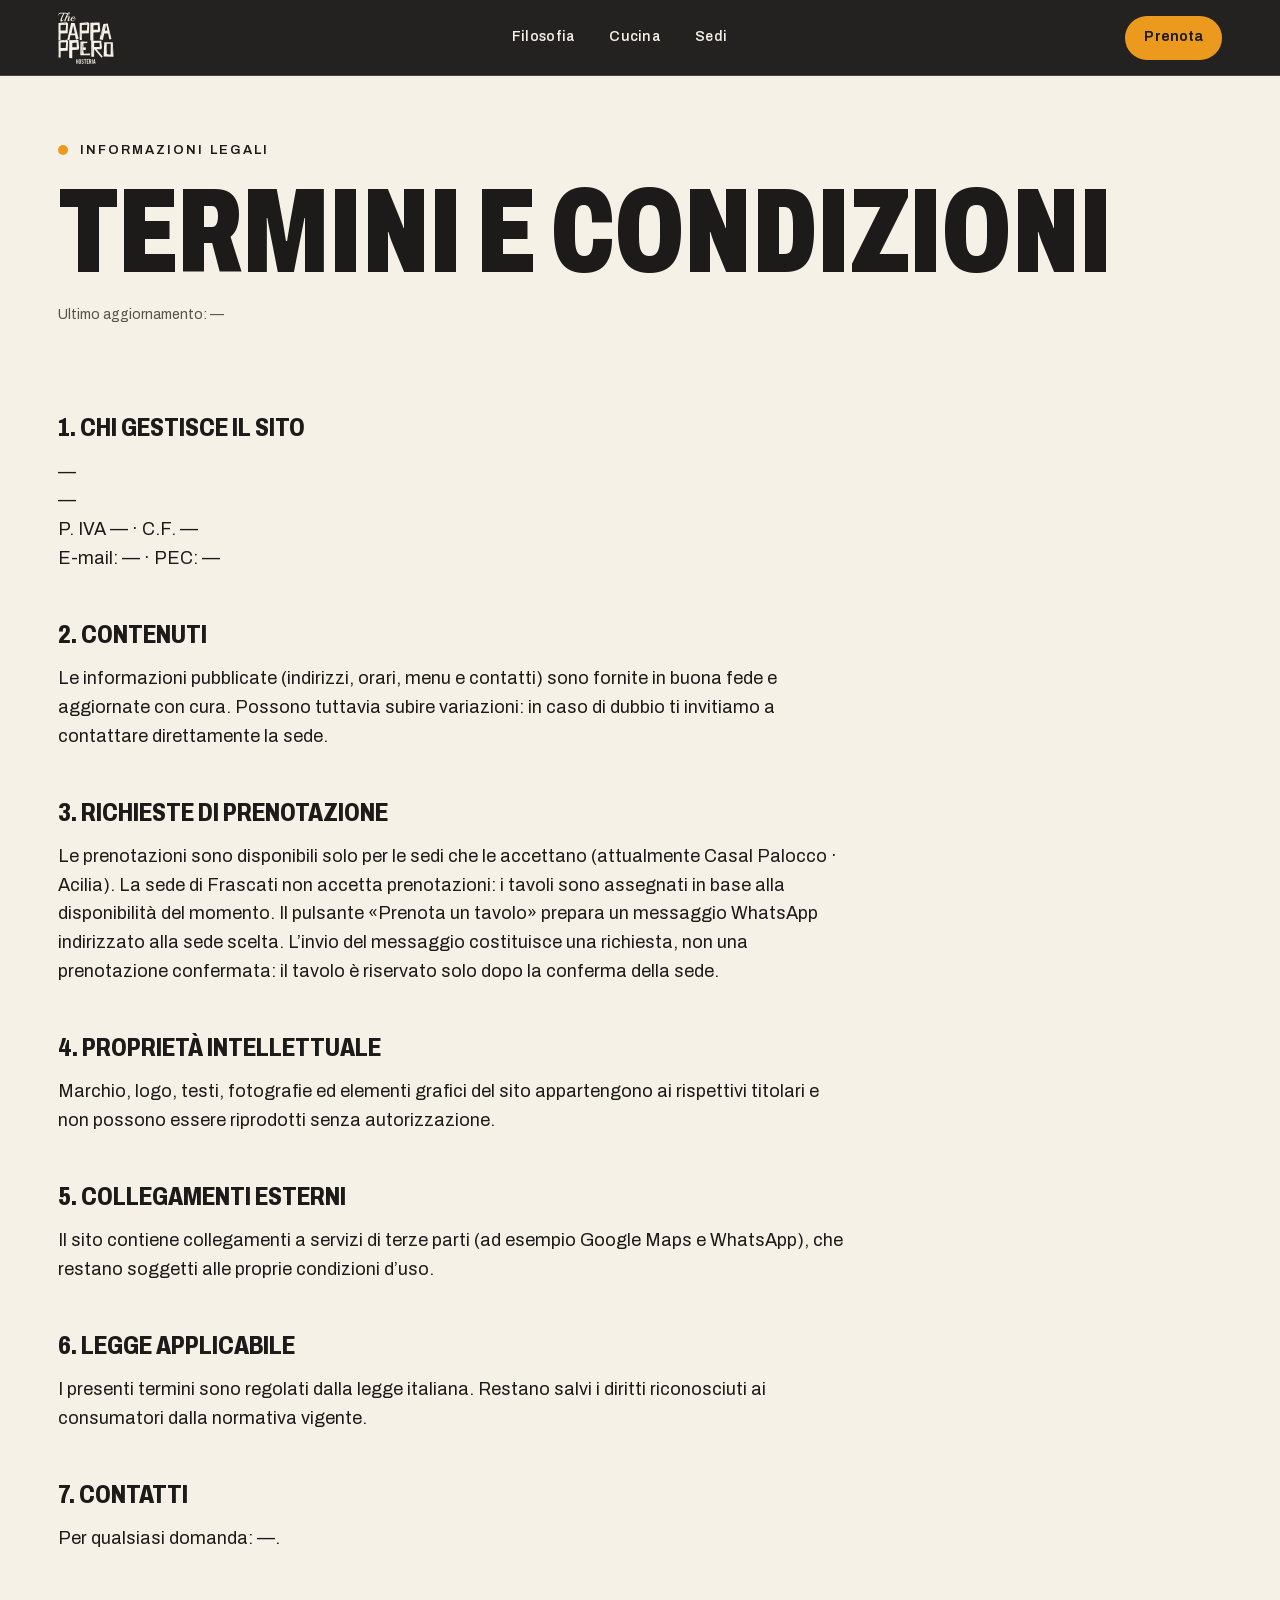
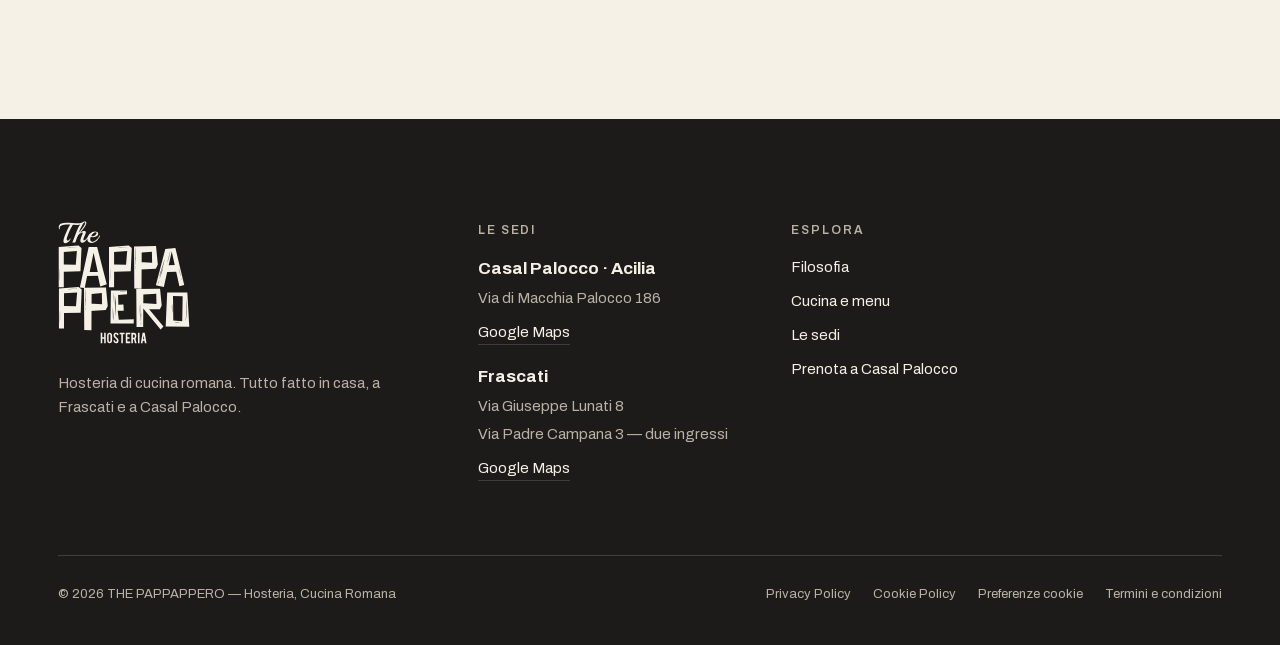
<file: site/termini/index.html>
<!doctype html>
<html lang="it">
<head>
<meta charset="utf-8">
<meta name="viewport" content="width=device-width, initial-scale=1, viewport-fit=cover">
<meta http-equiv="Content-Security-Policy" content="default-src 'self'; script-src 'self' https://www.googletagmanager.com; connect-src 'self' https://*.google-analytics.com https://*.analytics.google.com https://www.googletagmanager.com; img-src 'self' data: https://*.google-analytics.com https://www.googletagmanager.com; style-src 'self'; font-src 'self'; object-src 'none'; base-uri 'self'; form-action 'self'; manifest-src 'self'; upgrade-insecure-requests">
<meta name="referrer" content="strict-origin-when-cross-origin">
<title>Termini e condizioni d’uso — THE PAPPAPPERO</title>
<meta name="description" content="Condizioni di utilizzo del sito web di THE PAPPAPPERO.">
<link rel="canonical" href="./">
<meta name="robots" content="index, follow, max-image-preview:large">
<meta name="theme-color" content="#1C1B19">
<meta property="og:type" content="website">
<meta property="og:locale" content="it_IT">
<meta property="og:site_name" content="THE PAPPAPPERO">
<meta property="og:title" content="Termini e condizioni d’uso — THE PAPPAPPERO">
<meta property="og:description" content="Condizioni di utilizzo del sito web di THE PAPPAPPERO.">
<meta property="og:url" content="https://www.dominio-da-definire.it/termini/">
<meta property="og:image" content="https://www.dominio-da-definire.it/assets/img/og-image.jpg">
<meta property="og:image:width" content="1200">
<meta property="og:image:height" content="630">
<meta property="og:image:alt" content="Logo THE PAPPAPPERO Hosteria e la sala del locale">
<meta name="twitter:card" content="summary_large_image">
<link rel="icon" href="../favicon.svg" type="image/svg+xml">
<link rel="icon" href="../assets/icons/icon-192.png" sizes="192x192" type="image/png">
<link rel="apple-touch-icon" href="../assets/icons/icon-180.png">
<link rel="manifest" href="../site.webmanifest">
<link rel="preload" href="../assets/fonts/archivo-latin.woff2" as="font" type="font/woff2" crossorigin>
<link rel="stylesheet" href="../assets/css/style.css">
<script src="../assets/js/config.js" defer></script>
<script src="../assets/js/main.js" defer></script>
</head>
<body data-root="../">
<svg width="0" height="0" class="sr-only" aria-hidden="true" focusable="false"><symbol id="mark" viewBox="323 477 2047 1910"><path d="M1009.06 2306.07L1009.06 2374.49L984.7 2374.49L984.7 2213.02L1009.06 2213.02L1009.06 2281.57L1038.44 2281.57L1038.44 2213.02L1062.8 2213.02L1062.8 2374.49L1038.44 2374.49L1038.44 2306.07ZM1136.13 2249.1C1136.13 2245.23 1134.78 2241.95 1132.07 2239.24C1129.37 2236.54 1126.08 2235.18 1122.21 2235.18C1118.35 2235.18 1115.04 2236.54 1112.29 2239.24C1109.54 2241.95 1108.16 2245.23 1108.16 2249.1L1108.16 2337.51C1108.16 2341.37 1109.54 2344.66 1112.29 2347.36C1115.04 2350.07 1118.35 2351.43 1122.21 2351.43C1126.08 2351.43 1129.37 2350.07 1132.07 2347.36C1134.78 2344.66 1136.13 2341.37 1136.13 2337.51ZM1122.86 2210.95C1133.6 2210.95 1142.73 2214.73 1150.25 2222.29C1157.76 2229.86 1161.52 2238.96 1161.52 2249.62L1161.52 2337.76C1161.52 2348.51 1157.74 2357.63 1150.18 2365.15C1142.62 2372.67 1133.51 2376.42 1122.86 2376.42C1112.12 2376.42 1103.01 2372.65 1095.54 2365.09C1088.06 2357.52 1084.32 2348.42 1084.32 2337.76L1084.32 2249.62C1084.32 2238.88 1088.1 2229.75 1095.67 2222.23C1103.23 2214.71 1112.29 2210.95 1122.86 2210.95M1262.03 2334.28C1262.21 2345.54 1259.29 2355.16 1253.27 2363.15C1249.32 2368.57 1243.74 2372.39 1236.52 2374.62C1232.65 2375.83 1228.14 2376.42 1222.99 2376.42C1213.45 2376.42 1205.54 2374.06 1199.27 2369.34C1194.04 2365.47 1189.89 2360.21 1186.84 2353.55C1183.79 2346.89 1182 2339.27 1181.48 2330.67L1204.68 2329C1205.72 2338.41 1208.2 2345.24 1212.16 2349.46C1215.08 2352.66 1218.43 2354.17 1222.21 2354C1227.53 2353.83 1231.79 2351.21 1234.97 2346.14C1236.61 2343.64 1237.42 2340.07 1237.42 2335.43C1237.42 2328.72 1234.36 2322.05 1228.27 2315.44C1223.46 2310.88 1216.24 2304.04 1206.62 2294.92C1198.54 2287.1 1192.83 2280.09 1189.48 2273.9C1185.87 2266.93 1184.07 2259.37 1184.07 2251.2C1184.07 2236.49 1189 2225.35 1198.88 2217.79C1204.98 2213.23 1212.55 2210.95 1221.56 2210.95C1230.25 2210.95 1237.67 2212.89 1243.87 2216.76C1248.67 2219.76 1252.56 2223.97 1255.53 2229.38C1258.49 2234.79 1260.28 2241.02 1260.87 2248.07L1237.55 2252.32C1236.86 2245.71 1234.97 2240.56 1231.88 2236.86C1229.65 2234.2 1226.42 2232.86 1222.21 2232.86C1217.74 2232.86 1214.36 2234.84 1212.03 2238.79C1210.14 2241.97 1209.2 2245.92 1209.2 2250.64C1209.2 2258.03 1212.37 2265.55 1218.73 2273.2C1221.13 2276.12 1224.74 2279.56 1229.56 2283.51C1235.23 2288.23 1238.97 2291.54 1240.78 2293.44C1246.79 2299.45 1251.42 2305.38 1254.69 2311.22C1256.24 2313.96 1257.48 2316.51 1258.42 2318.82C1260.75 2324.58 1261.95 2329.74 1262.03 2334.28M1304.69 2237.5L1278.78 2237.5L1278.78 2213.02L1354.81 2213.02L1354.81 2237.5L1329.04 2237.5L1329.04 2374.49L1304.69 2374.49ZM1374.4 2374.49L1374.4 2212.89L1443.74 2212.89L1443.74 2237.37L1398.76 2237.37L1398.76 2281.45L1431.62 2281.45L1431.62 2305.94L1398.76 2305.94L1398.76 2350L1443.74 2350L1443.74 2374.49ZM1513.45 2251.94C1513.45 2242.57 1508.82 2237.89 1499.54 2237.89L1484.85 2237.89L1484.85 2289.57L1499.54 2289.57C1503.4 2289.57 1506.7 2288.19 1509.4 2285.44C1512.11 2282.7 1513.45 2279.39 1513.45 2275.52ZM1498.9 2213.02C1512.47 2213.02 1522.44 2216.76 1528.8 2224.22C1534.38 2230.76 1537.17 2239.87 1537.17 2251.55L1537.17 2275C1537.17 2286.43 1532.84 2296.1 1524.15 2304L1542.2 2374.49L1515.86 2374.49L1501.09 2313.66L1498.9 2313.66L1484.85 2313.66L1484.85 2374.49L1460.49 2374.49L1460.49 2213.02ZM1587.43 2374.49L1563.07 2374.49L1563.07 2213.02L1587.43 2213.02ZM1651.86 2250.01L1642.84 2313.66L1660.88 2313.66ZM1639.07 2337.38L1633.15 2374.49L1607.78 2374.49L1635.24 2213.02L1668.75 2213.02L1695.81 2374.49L1670.2 2374.49L1664.5 2337.38ZM618.51 883.71L611.86 883C529.03 887.75 467.08 892.04 426.02 895.84C447.72 896.32 484.82 894.65 537.31 890.85L582.46 887.28ZM411.68 956.5L411.68 1153.82L597.51 1156.32L615.01 942.94ZM349.73 1218.4L348.68 1225.18C347.28 1309.87 346.93 1373.26 347.64 1415.36C349.73 1393.24 350.78 1355.42 350.78 1301.89L350.78 1255.51ZM638.81 857.31L686.4 896.55L670.66 1259.07L411.68 1263.71L411.68 1504.56L332.93 1504.56L332.93 881.92ZM939.44 1268.71L873.99 970.77L813.44 1270.49ZM773.89 1331.51L736.1 1518.12L661.21 1509.91L798.05 882.28L929.64 881.21L1078.72 1457.47L977.58 1494.21L941.19 1327.23ZM1399.3 883.71L1392.65 883C1309.82 887.75 1247.88 892.04 1206.81 895.84C1228.51 896.32 1265.61 894.65 1318.1 890.85L1363.25 887.28ZM1192.47 956.5L1192.47 1153.82L1378.31 1156.32L1395.8 942.94ZM1130.52 1218.4L1129.47 1225.18C1128.07 1309.87 1127.72 1373.26 1128.43 1415.36C1130.52 1393.24 1131.57 1355.42 1131.57 1301.89L1131.57 1255.51ZM1419.6 857.31L1467.2 896.55L1451.45 1259.07L1192.47 1263.71L1192.47 1504.56L1113.72 1504.56L1113.72 881.92ZM1531.59 1224.82C1533.45 1197.47 1533.34 1178.79 1531.24 1168.8C1529.37 1189.02 1529.49 1207.69 1531.59 1224.82M1530.19 1158.46L1531.59 1153.82C1533.22 1094.82 1533.57 1050.7 1532.64 1021.44C1530.31 1036.9 1529.02 1063.18 1528.79 1100.3L1528.79 1133.12ZM1522.84 1083.52C1522.84 1028.58 1522.49 982.9 1521.79 946.51L1521.79 888.35L1520.39 888.35C1518.52 912.38 1517.59 935.57 1517.59 957.92L1517.59 972.2C1517.59 988.85 1518.12 1011.57 1519.16 1040.35C1520.22 1069.13 1521.44 1083.52 1522.84 1083.52M1506.74 1526.68L1502.19 871.58L1843.76 864.44L1871.76 1153.1L1840.62 1216.97L1600.18 1231.6L1580.24 1115.28L1783.22 1126.7L1779.72 952.57L1621.18 967.91L1618.39 1528.47ZM2230.48 1348.99C2230.95 1358.51 2235.03 1375.76 2242.73 1400.73C2240.86 1384.31 2236.78 1367.07 2230.48 1348.99M2224.18 1314.74L2216.83 1284.41C2208.19 1249.92 2201.08 1225.78 2195.48 1211.98C2201.31 1239.33 2211.81 1280.25 2226.98 1334.72L2229.08 1339ZM2134.24 1160.95L2088.04 952.22L2040.8 1163.45ZM2050.24 1019.29C2051.64 1013.59 2052.7 1009.19 2053.4 1006.09C2058.52 985.16 2063.08 963.4 2067.05 940.8L2065.99 940.44L2052.7 994.68C2043.6 1028.22 2032.75 1070.45 2020.15 1121.34C2021.31 1121.83 2025.63 1108.86 2033.1 1082.45C2040.56 1056.05 2046.27 1035 2050.24 1019.29M1897.3 1377.18L1900.81 1371.11C1927.87 1291.19 1947.12 1230.89 1958.55 1190.21C1948.98 1210.43 1936.16 1246 1920.06 1296.9L1906.41 1341.14ZM1946.3 1190.57C1948.87 1182.25 1950.85 1175.82 1952.25 1171.3C1961.81 1140.62 1970.57 1108.5 1978.5 1074.96L1976.75 1074.25L1951.9 1154.17C1935.81 1203.65 1916.09 1265.98 1892.76 1341.14C1894.62 1341.62 1902.21 1322.41 1915.5 1283.52C1928.8 1244.62 1939.07 1213.64 1946.3 1190.57M1871.06 1468.17C1884.82 1431.53 1892.52 1406.08 1894.16 1391.81C1883.19 1418.45 1875.49 1443.9 1871.06 1468.17M2017 1269.78L1965.2 1501.7L1841.31 1475.66L1987.6 913.68L2144.74 895.49L2281.58 1470.31L2206.68 1489.22L2156.99 1264.07ZM621.92 1527.12L615.28 1526.41C532.45 1531.17 470.51 1535.45 429.45 1539.26C451.14 1539.74 488.24 1538.07 540.73 1534.26L585.89 1530.7ZM415.1 1599.92L415.1 1797.23L600.93 1799.73L618.44 1586.36ZM353.15 1861.82L352.11 1868.59C350.7 1953.29 350.35 2016.67 351.05 2058.78C353.15 2036.66 354.2 1998.83 354.2 1945.31L354.2 1898.93ZM642.24 1500.72L689.84 1539.97L674.09 1902.49L415.1 1907.13L415.1 2147.98L336.36 2147.98L336.36 1525.34ZM754.22 1868.24C756.09 1840.89 755.98 1822.21 753.87 1812.22C752.01 1832.44 752.13 1851.11 754.22 1868.24M752.82 1801.87L754.22 1797.23C755.86 1738.24 756.21 1694.12 755.28 1664.85C752.94 1680.32 751.66 1706.6 751.43 1743.71L751.43 1776.54ZM745.47 1726.94C745.47 1671.99 745.12 1626.32 744.43 1589.93L744.43 1531.76L743.03 1531.76C741.15 1555.79 740.23 1578.98 740.23 1601.34L740.23 1615.62C740.23 1632.27 740.74 1654.99 741.8 1683.77C742.85 1712.55 744.08 1726.94 745.47 1726.94M729.37 2170.1L724.83 1515L1066.4 1507.86L1094.4 1796.52L1063.25 1860.39L822.81 1875.02L802.88 1758.7L1005.86 1770.12L1002.36 1595.99L843.82 1611.33L841.02 2171.89ZM1288.64 1567.09C1301.93 1569.23 1331.34 1569.23 1376.83 1567.09C1363.54 1565.43 1329.58 1564.71 1274.99 1564.95C1281.98 1566.14 1286.53 1566.85 1288.64 1567.09M1224.59 2035.58L1223.54 2035.58L1224.59 2052.71L1225.64 2052.71ZM1217.59 1743.71C1211.53 1675.92 1207.1 1639.05 1204.29 1633.1C1209.42 1803.18 1214.68 1910.22 1220.04 1954.23C1220.51 1866.22 1219.69 1796.04 1217.59 1743.71M1194.5 1776.89C1194.02 1690.07 1191.11 1625.37 1185.75 1582.79C1187.61 1682.46 1190.53 1747.16 1194.5 1776.89M1180.49 1999.9C1183.06 1973.26 1180.61 1913.08 1173.14 1819.36C1171.75 1859.32 1173.26 1928.31 1177.7 2026.31C1179.1 2012.75 1180.03 2003.95 1180.49 1999.9M1391.52 1556.39L1394.68 1614.19L1254.35 1626.68L1259.24 1777.61L1337.63 1775.11L1342.89 1868.95L1248.39 1868.95L1265.9 2008.82L1498.62 2002.04L1496.88 2067.34L1136.4 2068.05L1143.4 1556.39ZM1675.7 1772.06L1958.83 2115.67L1915.08 2160.98L1623.55 1806.67ZM1610.96 2096.76C1613.28 2070.36 1613.05 2052.4 1610.26 2042.88C1607.69 2062.39 1607.92 2080.35 1610.96 2096.76M1608.85 2032.89L1610.61 2028.25C1612.93 1971.4 1613.52 1928.83 1612.35 1900.51C1609.08 1915.5 1607.34 1940.96 1607.11 1976.87L1607.11 2008.27ZM1598.71 1960.46C1598.71 1907.41 1598.23 1863.41 1597.3 1828.44L1597.3 1772.06L1595.56 1772.06C1593.22 1795.38 1592.05 1817.74 1592.05 1839.14L1592.05 1853.06C1592.05 1869.24 1592.7 1891.18 1593.98 1918.89C1595.26 1946.61 1596.83 1960.46 1598.71 1960.46M1541.3 2122.1L1537.12 1533L1906.33 1528.72L1932.22 1788.47L1903.53 1845.92L1704.05 1844.85L1609.2 1752.08L1850.68 1764.57L1847.18 1607.93L1646.99 1619.7L1644.2 2123.88ZM2319.53 1874.74C2319.29 1868.31 2319.05 1863.48 2318.81 1860.26C2318.08 1837.48 2316.01 1780.16 2312.61 1688.28L2310.8 1789.68L2313.34 1848.74C2314.07 1885.89 2315.65 1932.32 2318.08 1988.04C2320.02 1987.79 2320.99 1973.12 2320.99 1944.02C2320.99 1914.92 2320.5 1891.83 2319.53 1874.74M2308.97 2027.03C2309.94 1999.3 2308.84 1980.48 2305.69 1970.57C2304.23 1990.88 2305.33 2009.7 2308.97 2027.03M2138.47 2050.44L2142.84 2051.92C2182.42 2055.39 2217.04 2057.37 2246.67 2057.86C2231.37 2055.14 2214.61 2053.03 2196.4 2051.55L2164.34 2050.06ZM2111.88 2023.69L2250.67 2034.09L2257.6 1647.05L2107.51 1640.74ZM2095.49 1899.63L2097.3 1894.43C2096.81 1834.51 2095.36 1789.81 2092.93 1760.34C2090.49 1775.94 2089.89 1802.56 2091.11 1840.2L2092.93 1873.63ZM1993.84 2114.7L2016.79 1587.25L2330.1 1586.88L2359.98 2117.29ZM622.36 537.92L554.91 535.3C551.72 535.3 541.19 552.75 523.33 587.64C505.47 622.54 490 656.34 476.93 689.04C463.85 721.74 457.32 745.32 457.32 759.77C457.32 774.23 462.34 781.46 472.38 781.46C482.43 781.46 495.11 771.97 510.42 752.98C512.01 751.23 513.61 750.36 515.2 750.36C516.79 750.36 517.6 751.67 517.6 754.3C517.6 756.93 515.44 761.75 511.14 768.76C506.83 775.76 501.16 783.28 494.15 791.31C487.14 799.35 478.04 806.5 466.89 812.78C455.72 819.05 444.23 822.19 432.44 822.19C414.9 822.19 406.13 811.1 406.13 788.9C406.13 761.46 421.28 714.73 451.58 648.75C473.26 602.31 493.19 563.77 511.37 533.11L505.15 533.11L455.88 532.24C428.45 532.24 404.53 535.45 384.12 541.87C372.96 545.37 364.1 550.56 357.57 557.42C351.03 564.28 347.76 572.53 347.76 582.16L351.59 600.56C351.59 603.48 349.99 604.94 346.8 604.94C342.66 604.94 339.31 601.22 336.76 593.77C334.21 586.32 332.93 579.83 332.93 574.28C332.93 560.56 336.44 548.88 343.46 539.24C350.47 529.61 360.04 522.31 372.16 517.34C395.13 508 420.48 503.33 448.23 503.33C475.97 503.33 507.39 504.86 542.47 507.92C577.55 510.99 609.45 512.52 638.15 512.52C666.86 512.52 685.51 508.44 694.12 500.26C695.08 502.3 695.56 504.36 695.56 506.39C695.56 516.03 688.86 523.7 675.47 529.38C662.07 535.08 644.37 537.92 622.36 537.92M739.09 497.63C727.92 497.63 713.33 513.84 695.31 546.25C677.29 578.66 659.67 615.89 642.45 657.94C686.14 610.93 715.96 572.39 731.91 542.31C740.84 523.91 745.3 511.87 745.3 506.17C745.3 500.48 743.22 497.63 739.09 497.63M796.97 724.52C757.74 784.96 724.57 815.18 697.46 815.18C678.64 815.18 669.24 805.26 669.24 785.4C669.24 762.33 679.28 729.48 699.38 686.85C703.84 676.05 706.08 668.6 706.08 664.51C706.08 658.67 703.2 655.75 697.46 655.75C693.64 655.75 687.18 657.79 678.09 661.88C669 665.98 660.31 671.96 652.02 679.84C643.72 687.73 636.78 696.85 631.21 707.21C625.62 717.59 621.16 726.56 617.81 734.15C614.46 741.75 611.04 751.01 607.52 761.97C604.01 772.92 600.9 781.82 598.19 788.68C595.48 795.54 592.7 803.51 589.83 812.55L543.42 812.55C552.03 792.41 564.39 760.21 580.5 715.98C596.59 671.74 610.4 636.99 621.88 611.73C633.36 586.48 644.6 565.16 655.61 547.78C666.61 530.41 679.21 515.88 693.4 504.2C707.59 492.53 722.58 486.68 738.37 486.68C754.15 486.68 762.05 493.55 762.05 507.27C762.05 516.9 757.74 529.61 749.13 545.37C730.63 578.66 699.69 617.21 656.33 661C673.55 649.62 687.18 642.17 697.22 638.67C707.27 635.17 716.92 633.42 726.17 633.42C744.35 633.42 753.44 640.71 753.44 655.31C753.44 661.16 752.32 666.56 750.09 671.52C747.85 676.49 745.38 682.18 742.67 688.6C739.96 695.03 737.72 700.28 735.97 704.37C734.22 708.46 731.91 714 729.04 721.01C726.17 728.02 723.94 734.01 722.34 738.97C718.19 751.23 716.12 761.02 716.12 768.31C716.12 775.62 718.83 779.26 724.26 779.26C743.39 779.26 767.31 753.86 796.02 703.06C796.97 701.01 798.16 699.99 799.6 699.99C801.04 699.99 801.76 702.69 801.76 708.09C801.76 713.5 800.15 718.97 796.97 724.52M920.39 664.07C920.39 655.61 915.92 651.37 907 651.37C894.56 651.37 880.68 658.38 865.38 672.4C850.07 686.41 842.42 697.8 842.42 706.56C842.42 712.4 848.47 715.32 860.59 715.32C872.71 715.32 885.39 709.92 898.63 699.11C911.85 688.31 919.11 676.63 920.39 664.07M971.1 698.67C973.02 698.67 973.98 701.52 973.98 707.21C973.98 712.91 971.41 719.7 966.32 727.58C961.21 735.47 956.19 742.91 951.25 749.92C946.3 756.93 939.68 765.11 931.4 774.45C923.1 783.8 914.97 791.24 907 796.79C886.91 810.22 866.73 816.94 846.48 816.94C826.22 816.94 809.88 812.19 797.45 802.7C785 793.21 778.79 778.68 778.79 759.12C778.79 729.34 790.75 701.74 814.67 676.33C838.58 650.93 866.49 638.23 898.39 638.23C912.74 638.23 924.22 641.66 932.83 648.52C941.44 655.38 945.75 663.63 945.75 673.27C945.75 689.63 937.29 702.77 920.39 712.69C903.49 722.62 883.56 727.58 860.59 727.58C847.2 727.58 837.31 725.98 830.94 722.77C824.87 737.65 821.84 750.8 821.84 762.18C821.84 786.71 833.16 798.98 855.81 798.98C869.2 798.98 882.99 794.24 897.19 784.74C911.38 775.25 923.5 764.59 933.55 752.77C943.59 740.94 955 723.93 967.75 701.74C969.03 699.7 970.15 698.67 971.1 698.67"></path></symbol></svg>
<a class="skip" href="#contenuto">Vai al contenuto</a>
<p class="draft-flag">Modalità bozza · dati mancanti evidenziati</p>
<header class="hdr hdr--solid">
  <div class="wrap hdr__in">
    <a class="hdr__logo" href="../index.html" aria-label="THE PAPPAPPERO — Home"><svg viewBox="0 0 2047 1910" role="img" aria-label="THE PAPPAPPERO Hosteria"><use href="#mark" fill="currentColor"></use></svg></a>
    <nav class="nav" aria-label="Principale">
      <a href="../index.html#manifesto">Filosofia</a>
      <a href="../index.html#cucina">Cucina</a>
      <a href="../index.html#sedi">Sedi</a>
    </nav>
    <div class="hdr__act">
      <button class="btn btn--primary btn--sm hdr__book" type="button" data-book="casal-palocco-acilia" aria-label="Prenota un tavolo a Casal Palocco">Prenota</button>
      <button class="burger" type="button" aria-label="Apri il menu" aria-expanded="false" aria-controls="menu" data-menu-toggle><span></span></button>
    </div>
  </div>
</header>
<div class="menu" id="menu" aria-label="Menu">
  <nav class="menu__main" aria-label="Menu mobile">
    <a href="../index.html">Home</a>
    <a href="../index.html#manifesto">Filosofia</a>
    <a href="../index.html#cucina">Cucina</a>
    <a href="../index.html#sedi">Sedi</a>
  </nav>
  <div class="menu__sedi">
    <p class="label">Le sedi</p>
    <a href="../casal-palocco-acilia/index.html"><span>01</span><span>Casal Palocco · Acilia</span><span class="ico"><svg viewBox="0 0 20 20" aria-hidden="true"><path d="M4 10h11M11 5l5 5-5 5" fill="none" stroke="currentColor" stroke-width="1.6"/></svg></span></a>
    <a href="../frascati/index.html"><span>02</span><span>Frascati · senza prenotazione</span><span class="ico"><svg viewBox="0 0 20 20" aria-hidden="true"><path d="M4 10h11M11 5l5 5-5 5" fill="none" stroke="currentColor" stroke-width="1.6"/></svg></span></a>
  </div>
  <button class="btn btn--primary btn--wide" type="button" data-book="casal-palocco-acilia"><span>Prenota a Casal Palocco</span><span class="ico"><svg viewBox="0 0 20 20" aria-hidden="true"><path d="M4 10h11M11 5l5 5-5 5" fill="none" stroke="currentColor" stroke-width="1.6"/></svg></span></button>
</div>
<main id="contenuto" class="legal">
  <div class="wrap">
    <header class="legal__head">
      <p class="eyebrow">Informazioni legali</p>
      <h1 class="display legal__title">Termini e condizioni</h1>
      <p class="legal__meta">Ultimo aggiornamento: <span data-legal-updated>—</span></p>
    </header>
    <div class="legal__body">
<div class="legal-draft"><strong>Bozza da verificare.</strong> Questo testo è una base strutturata, non una garanzia di conformità. Prima della pubblicazione va completato con i dati del titolare e verificato da un professionista, alla luce dei servizi effettivamente attivi sul sito.</div>

<h2>1. Chi gestisce il sito</h2>
<p><span data-owner="ragioneSociale" data-owner-label="ragione sociale">—</span><br><span data-owner="indirizzo" data-owner-label="indirizzo sede legale">—</span><br>P. IVA <span data-owner="partitaIva" data-owner-label="partita IVA">—</span> · C.F. <span data-owner="codiceFiscale" data-owner-label="codice fiscale">—</span><br>E-mail: <span data-owner="email" data-owner-label="e-mail di contatto">—</span> · PEC: <span data-owner="pec" data-owner-label="PEC">—</span></p>
<h2>2. Contenuti</h2>
<p>Le informazioni pubblicate (indirizzi, orari, menu e contatti) sono fornite in buona fede e aggiornate con cura. Possono tuttavia subire variazioni: in caso di dubbio ti invitiamo a contattare direttamente la sede.</p>
<h2>3. Richieste di prenotazione</h2>
<p>Le prenotazioni sono disponibili solo per le sedi che le accettano (attualmente Casal Palocco · Acilia). La sede di Frascati non accetta prenotazioni: i tavoli sono assegnati in base alla disponibilità del momento. Il pulsante «Prenota un tavolo» prepara un messaggio WhatsApp indirizzato alla sede scelta. L’invio del messaggio costituisce una richiesta, non una prenotazione confermata: il tavolo è riservato solo dopo la conferma della sede.</p>
<h2>4. Proprietà intellettuale</h2>
<p>Marchio, logo, testi, fotografie ed elementi grafici del sito appartengono ai rispettivi titolari e non possono essere riprodotti senza autorizzazione.</p>
<h2>5. Collegamenti esterni</h2>
<p>Il sito contiene collegamenti a servizi di terze parti (ad esempio Google Maps e WhatsApp), che restano soggetti alle proprie condizioni d’uso.</p>
<h2>6. Legge applicabile</h2>
<p>I presenti termini sono regolati dalla legge italiana. Restano salvi i diritti riconosciuti ai consumatori dalla normativa vigente.</p>
<h2>7. Contatti</h2>
<p>Per qualsiasi domanda: <span data-owner="email" data-owner-label="e-mail di contatto">—</span>.</p>
    </div>
  </div>
</main>
<footer class="ftr">
  <div class="wrap">
    <div class="ftr__top">
      <div class="ftr__brand">
        <a href="../index.html" aria-label="THE PAPPAPPERO — Home"><svg viewBox="0 0 2047 1910" role="img" aria-label="THE PAPPAPPERO Hosteria"><use href="#mark" fill="currentColor"></use></svg></a>
        <p>Hosteria di cucina romana. Tutto fatto in casa, a Frascati e a Casal Palocco.</p>
      </div>
      <div class="ftr__cols">
        <div class="ftr__col">
          <h2>Le sedi</h2>
          <div data-footer-sedi>
            <div class="fsede"><a class="fsede__name" href="../casal-palocco-acilia/index.html">Casal Palocco · Acilia</a><p>Via di Macchia Palocco 186</p></div>
            <div class="fsede"><a class="fsede__name" href="../frascati/index.html">Frascati</a><p>Via Giuseppe Lunati 8</p><p>Via Padre Campana 3</p></div>
          </div>
        </div>
        <div class="ftr__col">
          <h2>Esplora</h2>
          <ul>
            <li><a href="../index.html#manifesto">Filosofia</a></li>
            <li><a href="../index.html#cucina">Cucina e menu</a></li>
            <li><a href="../index.html#sedi">Le sedi</a></li>
            <li><a href="#" data-book="casal-palocco-acilia">Prenota a Casal Palocco</a></li>
          </ul>
        </div>
        <div class="ftr__col" data-footer-social-wrap>
          <h2>Seguici</h2>
          <div class="ftr__social" data-footer-social></div>
        </div>
      </div>
    </div>
    <div class="ftr__bottom">
      <div>
        <p>© <span data-year>2026</span> THE PAPPAPPERO — Hosteria, Cucina Romana</p>
        <p data-owner-line></p>
      </div>
      <nav class="ftr__legal" aria-label="Informazioni legali">
        <a href="../privacy/index.html">Privacy Policy</a>
        <a href="../cookie/index.html">Cookie Policy</a>
        <button type="button" data-consent-open>Preferenze cookie</button>
        <a href="../termini/index.html">Termini e condizioni</a>
      </nav>
    </div>
  </div>
</footer>
</body>
</html>
</file>
<file: site/assets/css/style.css>
/* THE PAPPAPPERO — foglio di stile unico. Nessun framework. */

@font-face { font-family: 'Archivo'; src: url('../fonts/archivo-latin.woff2') format('woff2'); font-weight: 400 900; font-stretch: 62% 125%; font-display: swap; unicode-range: U+0000-00FF, U+0131, U+0152-0153, U+02BB-02BC, U+02C6, U+02DA, U+02DC, U+0304, U+0308, U+0329, U+2000-206F, U+20AC, U+2122, U+2191, U+2193, U+2212, U+2215, U+FEFF, U+FFFD; }
@font-face { font-family: 'Archivo'; src: url('../fonts/archivo-latin-ext.woff2') format('woff2'); font-weight: 400 900; font-stretch: 62% 125%; font-display: swap; unicode-range: U+0100-02BA, U+02BD-02C5, U+02C7-02CC, U+02CE-02D7, U+02DD-02FF, U+1E00-1E9F, U+1EF2-1EFF, U+2020, U+20A0-20AB, U+20AD-20C4, U+2113, U+2C60-2C7F, U+A720-A7FF; }
@font-face { font-family: 'Instrument Serif'; src: url('../fonts/instrument-serif-italic-latin.woff2') format('woff2'); font-style: italic; font-weight: 400; font-display: swap; }
@font-face { font-family: 'Instrument Serif'; src: url('../fonts/instrument-serif-latin.woff2') format('woff2'); font-style: normal; font-weight: 400; font-display: swap; }

:root {
  --carbone: #1C1B19;
  --antracite: #2A2B2C;
  --antracite-2: #36373A;
  --arancio: #EC9A1E;
  --arancio-hi: #F4AC3A;
  --avorio: #F6F1E7;
  --sabbia: #E9E0CF;
  --pietra: #BFB29C;
  --ink: #1C1B19;
  --ink-2: #57524A;
  --on-dark: #F6F1E7;
  --on-dark-2: #B9B2A5;
  --rule-light: rgba(28, 27, 25, .14);
  --rule-dark: rgba(246, 241, 231, .16);

  --f-display: 'Archivo', 'Arial Narrow', sans-serif-condensed, sans-serif;
  --f-text: 'Archivo', system-ui, -apple-system, 'Segoe UI', sans-serif;
  --f-serif: 'Instrument Serif', Georgia, 'Times New Roman', serif;

  --wrap: 1360px;
  --gut: clamp(20px, 4.5vw, 64px);
  --sec: clamp(88px, 13vw, 184px);
  --r: 4px;
  --ease: cubic-bezier(.2, .7, .1, 1);
  --hdr: 76px;
}

*, *::before, *::after { box-sizing: border-box; }
html { -webkit-text-size-adjust: 100%; text-size-adjust: 100%; scroll-behavior: smooth; scroll-padding-top: calc(var(--hdr) + 12px); }
@media (prefers-reduced-motion: reduce) { html { scroll-behavior: auto; } }
body {
  margin: 0; background: var(--avorio); color: var(--ink);
  font-family: var(--f-text); font-size: clamp(16px, 1.05vw + 10px, 18px); line-height: 1.6;
  font-stretch: 100%; -webkit-font-smoothing: antialiased; -moz-osx-font-smoothing: grayscale;
  text-rendering: optimizeLegibility;
}
body.no-scroll { overflow: hidden; }
img { display: block; max-width: 100%; height: auto; }
h1, h2, h3, p, ul, ol, dl, dd, figure { margin: 0; }
ul, ol { padding: 0; list-style: none; }
a { color: inherit; text-decoration-thickness: 1px; text-underline-offset: .2em; }
a:hover { color: var(--arancio); }
button { font: inherit; color: inherit; }
:focus-visible { outline: 2px solid var(--arancio); outline-offset: 3px; border-radius: 2px; }
::selection { background: var(--arancio); color: var(--carbone); }
[hidden] { display: none !important; }
.sr-only { position: absolute !important; width: 1px; height: 1px; padding: 0; margin: -1px; overflow: hidden; clip: rect(0 0 0 0); white-space: nowrap; border: 0; }
.skip { position: absolute; left: 12px; top: -60px; z-index: 100; background: var(--arancio); color: var(--carbone); padding: 10px 16px; font-weight: 700; text-decoration: none; border-radius: var(--r); transition: top .2s; }
.skip:focus { top: 12px; color: var(--carbone); }

.wrap { width: 100%; max-width: var(--wrap); margin-inline: auto; padding-inline: var(--gut); }
.dark { background: var(--carbone); color: var(--on-dark); }

/* ---------- tipografia ---------- */
.display {
  font-family: var(--f-display); font-stretch: 68%; font-weight: 850; text-transform: uppercase;
  line-height: .86; letter-spacing: -.005em; text-wrap: balance; overflow-wrap: break-word; hyphens: manual;
}
.serif { font-family: var(--f-serif); font-style: italic; font-weight: 400; letter-spacing: -.01em; }
.eyebrow {
  font-family: var(--f-text); font-size: 13px; font-weight: 600; letter-spacing: .16em; text-transform: uppercase;
  display: flex; align-items: center; gap: 12px;
}
.eyebrow::before { content: ''; width: 10px; height: 10px; border-radius: 50%; background: var(--arancio); flex: none; }
.label { font-size: 12px; font-weight: 600; letter-spacing: .16em; text-transform: uppercase; color: var(--ink-2); }
.dark .label { color: var(--on-dark-2); }
.lead { font-size: clamp(18px, 1.2vw + 12px, 22px); line-height: 1.5; max-width: 34ch; text-wrap: pretty; }
p { text-wrap: pretty; }

/* ---------- icone & link ---------- */
.ico { display: inline-flex; width: 1.05em; height: 1.05em; flex: none; transition: transform .35s var(--ease); }
.ico svg { width: 100%; height: 100%; }
.link { display: inline-flex; align-items: center; gap: 8px; font-weight: 600; text-decoration: none; border-bottom: 1px solid currentColor; padding-bottom: 2px; }
.link:hover .ico { transform: translateX(3px); }

/* ---------- pulsanti ---------- */
.btn {
  --h: 52px;
  display: inline-flex; align-items: center; justify-content: center; gap: 10px;
  min-height: var(--h); padding: 0 22px; border-radius: 999px; border: 1.5px solid transparent;
  font-size: 15px; font-weight: 650; letter-spacing: .01em; text-decoration: none; white-space: nowrap;
  cursor: pointer; background: none;
  transition: background-color .25s var(--ease), color .25s var(--ease), border-color .25s var(--ease), transform .25s var(--ease);
}
.btn:hover .ico { transform: translateX(3px); }
.btn:active { transform: scale(.98); }
.btn--primary { background: var(--arancio); color: var(--carbone); }
.btn--primary:hover { background: var(--arancio-hi); color: var(--carbone); }
.btn--line { border-color: currentColor; color: inherit; }
.btn--line:hover { background: var(--ink); border-color: var(--ink); color: var(--avorio); }
.dark .btn--line:hover, .btn--line.on-dark:hover { background: var(--avorio); border-color: var(--avorio); color: var(--carbone); }
.btn--dark { background: var(--carbone); color: var(--avorio); }
.btn--dark:hover { background: var(--antracite-2); color: var(--avorio); }
.btn--sm { --h: 44px; padding: 0 18px; font-size: 14px; }
.btn--wide { width: 100%; }
.btn .ico { width: 16px; height: 16px; }

/* ---------- header ---------- */
.hdr {
  position: fixed; inset: 0 0 auto 0; z-index: 50; height: var(--hdr); color: var(--on-dark);
  transition: background-color .35s var(--ease), border-color .35s var(--ease), height .35s var(--ease);
  border-bottom: 1px solid transparent;
}
.hdr.is-solid, .hdr--solid { background: rgba(28, 27, 25, .97); border-bottom-color: var(--rule-dark); }
.hdr.is-solid { --hdr: 64px; }
.hdr__in { height: 100%; display: flex; align-items: center; justify-content: space-between; gap: 24px; }
.hdr__logo { display: flex; align-items: center; color: var(--on-dark); text-decoration: none; flex: none; }
.hdr__logo svg { fill: currentColor; height: 52px; width: 56px; transition: height .35s var(--ease); }
.hdr.is-solid .hdr__logo svg { height: 42px; width: 45px; }
.hdr__logo:hover { color: var(--arancio); }
.hdr__logo use { fill: var(--on-dark); transition: fill .2s; }
.hdr__logo:hover use { fill: var(--arancio); }
.ftr__brand use { fill: var(--on-dark); }
.nav { display: none; align-items: center; gap: 34px; }
.nav a { font-size: 14px; font-weight: 550; letter-spacing: .02em; text-decoration: none; position: relative; padding: 6px 0; }
.nav a::after { content: ''; position: absolute; left: 0; right: 0; bottom: 0; height: 1.5px; background: var(--arancio); transform: scaleX(0); transform-origin: left; transition: transform .35s var(--ease); }
.nav a:hover { color: var(--on-dark); }
.nav a:hover::after, .nav a[aria-current="page"]::after { transform: scaleX(1); }
.hdr__act { display: flex; align-items: center; gap: 10px; }
.hdr__book { display: none; }
.burger { width: 48px; height: 48px; border: 0; background: none; padding: 0; display: grid; place-items: center; cursor: pointer; border-radius: 50%; }
.burger span { position: relative; width: 22px; height: 1.5px; background: currentColor; transition: background-color .2s; }
.burger span::before, .burger span::after { content: ''; position: absolute; left: 0; width: 22px; height: 1.5px; background: currentColor; transition: transform .35s var(--ease); }
.burger span::before { transform: translateY(-7px); }
.burger span::after { transform: translateY(7px); }
.burger[aria-expanded="true"] span { background: transparent; }
.burger[aria-expanded="true"] span::before { transform: rotate(45deg); }
.burger[aria-expanded="true"] span::after { transform: rotate(-45deg); }
@media (min-width: 960px) {
  .nav { display: flex; }
  .hdr__book { display: inline-flex; }
  .burger { display: none; }
}

/* menu mobile */
.menu {
  position: fixed; inset: 0; z-index: 45; background: var(--carbone); color: var(--on-dark);
  padding: calc(var(--hdr) + 28px) var(--gut) 32px; display: flex; flex-direction: column; gap: 36px; overflow-y: auto;
  opacity: 0; visibility: hidden; transition: opacity .3s var(--ease), visibility 0s linear .3s;
}
.menu.is-open { opacity: 1; visibility: visible; transition: opacity .3s var(--ease); }
.menu__main { display: flex; flex-direction: column; }
.menu__main a {
  font-family: var(--f-display); font-stretch: 68%; font-weight: 850; text-transform: uppercase; font-size: clamp(36px, 11vw, 72px); line-height: 1;
  text-decoration: none; padding: 8px 0; border-bottom: 1px solid var(--rule-dark);
  transform: translateY(12px); opacity: 0; transition: transform .45s var(--ease), opacity .45s var(--ease), color .2s;
}
.menu.is-open .menu__main a { transform: none; opacity: 1; }
.menu.is-open .menu__main a:nth-child(2) { transition-delay: .04s; }
.menu.is-open .menu__main a:nth-child(3) { transition-delay: .08s; }
.menu.is-open .menu__main a:nth-child(4) { transition-delay: .12s; }
.menu__sedi { display: grid; gap: 14px; }
.menu__sedi a { display: flex; justify-content: space-between; align-items: center; text-decoration: none; font-weight: 600; min-height: 44px; }
.menu__sedi a span:first-child { color: var(--arancio); font-size: 13px; letter-spacing: .1em; margin-right: 14px; }
.menu .btn { margin-top: auto; }
@media (min-width: 960px) { .menu { display: none; } }

/* ---------- barra azioni mobile (pollice) ---------- */
.thumbbar {
  position: fixed; left: 12px; right: 12px; bottom: max(12px, env(safe-area-inset-bottom)); z-index: 40;
  display: grid; grid-template-columns: 1fr 1.4fr; gap: 8px; padding: 6px; border-radius: 999px;
  background: rgba(28, 27, 25, .96); box-shadow: 0 10px 30px rgba(0, 0, 0, .25);
}
.thumbbar .btn { --h: 48px; font-size: 15px; }
.thumbbar .btn--line { color: var(--on-dark); border-color: var(--rule-dark); }
@media (min-width: 960px) { .thumbbar { display: none; } }
@media (max-width: 959px) { .ftr { padding-bottom: 84px; } }

/* ---------- hero (home) ---------- */
.hero { position: relative; min-height: 100svh; padding-top: calc(var(--hdr) + 32px); overflow: hidden; display: flex; flex-direction: column; }
.hero__grid { flex: 1; display: grid; gap: 40px; align-items: end; padding-bottom: 40px; }
.hero__copy { position: relative; z-index: 2; display: grid; gap: 28px; align-content: end; }
.hero__title { font-size: clamp(56px, 17vw, 236px); }
.hero__title span { display: block; }
.hero__title .o { color: var(--arancio); }
.hero__sub { font-size: clamp(18px, 1.3vw + 12px, 23px); line-height: 1.45; max-width: 30ch; color: var(--on-dark); }
.hero__sub em { font-family: var(--f-serif); font-style: italic; font-size: 1.18em; color: var(--arancio); }
.hero__cta { display: flex; flex-wrap: wrap; gap: 12px; }
.hero__media { position: relative; z-index: 1; justify-self: stretch; }
.hero__disc { position: absolute; z-index: 0; width: min(78vw, 640px); aspect-ratio: 1; border-radius: 50%; background: var(--arancio); right: -18%; top: -14%; }
.hero__photo { position: relative; z-index: 1; aspect-ratio: 4 / 5; overflow: hidden; border-radius: var(--r); background: var(--antracite); }
.hero__photo img { width: 100%; height: 100%; object-fit: cover; object-position: 50% 32%; }
.hero__cap { position: relative; z-index: 1; margin-top: 12px; font-size: 13px; color: var(--on-dark-2); display: flex; justify-content: space-between; gap: 12px; }
.hero__strip { position: relative; z-index: 2; border-top: 1px solid var(--rule-dark); }
.hero__strip .wrap { display: grid; grid-template-columns: 1fr; }
.hero__strip a { display: flex; align-items: center; gap: 16px; min-height: 64px; text-decoration: none; font-weight: 600; border-bottom: 1px solid var(--rule-dark); }
.hero__strip a:last-child { border-bottom: 0; }
.hero__strip a .n { font-size: 12px; letter-spacing: .14em; color: var(--arancio); }
.hero__strip a .a { flex: 1; color: var(--on-dark-2); font-weight: 400; font-size: 14px; }
.hero__strip a:hover { color: var(--arancio); }
.hero__strip a:hover .ico { transform: translateX(4px); }
@media (min-width: 720px) {
  .hero__strip .wrap { grid-template-columns: 1fr 1fr; }
  .hero__strip a { border-bottom: 0; min-height: 76px; }
  .hero__strip a + a { border-left: 1px solid var(--rule-dark); padding-left: 32px; }
}
@media (min-width: 960px) {
  .hero__grid { grid-template-columns: minmax(0, 7fr) minmax(0, 5fr); gap: 56px; padding-bottom: 56px; }
  .hero__media { align-self: center; max-width: 470px; justify-self: end; width: 100%; }
  .hero__disc { width: 56vw; max-width: 760px; right: -16vw; top: -18vh; }
  .hero__photo { aspect-ratio: 3 / 4; }
}
@media (max-width: 959px) {
  .hero__media { order: -1; margin-right: calc(var(--gut) * -1); padding-left: 18%; }
  .hero__photo { aspect-ratio: auto; height: min(40svh, 380px); border-radius: var(--r) 0 0 var(--r); }
  .hero__photo img { object-position: 50% 64%; }
  .hero__grid { gap: 28px; }
  .hero__disc { width: 62vw; right: -14vw; top: -22vw; }
  .hero__cap { display: none; }
}

/* ---------- manifesto ---------- */
.manifesto { padding-block: var(--sec); }
.manifesto__head { display: grid; gap: 28px; margin-bottom: clamp(64px, 9vw, 128px); }
.manifesto__quote { font-family: var(--f-serif); font-size: clamp(34px, 9vw, 92px); line-height: 1.02; letter-spacing: -.02em; max-width: 17ch; text-wrap: balance; }
.manifesto__quote em { font-style: italic; }
.manifesto__quote .hl { font-style: italic; background: linear-gradient(transparent 62%, rgba(236, 154, 30, .55) 62%, rgba(236, 154, 30, .55) 92%, transparent 92%); padding-inline: .04em; }
.principles { display: grid; gap: 0; border-top: 1px solid var(--rule-light); }
.principle { display: grid; grid-template-columns: 64px 1fr; gap: 8px 16px; padding: 28px 0; border-bottom: 1px solid var(--rule-light); }
.principle__n { font-family: var(--f-display); font-stretch: 68%; font-weight: 850; font-size: 22px; color: var(--arancio); line-height: 1.2; }
.principle__t { font-family: var(--f-display); font-stretch: 68%; font-weight: 850; font-size: clamp(30px, 2.8vw, 40px); text-transform: uppercase; line-height: .95; }
.principle__d { grid-column: 2; color: var(--ink-2); max-width: 36ch; }
@media (min-width: 960px) {
  .manifesto__head { grid-template-columns: minmax(0, 3fr) minmax(0, 9fr); }
  .principles { grid-template-columns: repeat(3, minmax(0, 1fr)); border-top: 0; gap: 0 clamp(24px, 3vw, 48px); }
  .principle { grid-template-columns: 1fr; border-bottom: 0; border-top: 1px solid var(--ink); padding-top: 24px; gap: 14px; }
  .principle__d { grid-column: auto; }
}

/* ---------- casa (fotografie del locale) ---------- */
.casa { padding-bottom: var(--sec); }
.casa__grid { display: grid; gap: 16px; }
.casa__fig { position: relative; overflow: hidden; border-radius: var(--r); background: var(--sabbia); }
.casa__fig img { width: 100%; height: 100%; object-fit: cover; transition: transform 1.2s var(--ease); }
.casa__fig:hover img { transform: scale(1.025); }
.casa__fig--a { aspect-ratio: 1; }
.casa__fig--b { aspect-ratio: 4 / 5; }
.casa__fig--b img { object-position: 50% 20%; }
.casa__note { display: grid; gap: 20px; align-content: end; padding-block: 12px; }
.casa__note p:first-child { font-family: var(--f-serif); font-size: clamp(28px, 2.6vw, 40px); line-height: 1.1; letter-spacing: -.01em; }
.casa__note p:last-child { color: var(--ink-2); max-width: 34ch; }
@media (min-width: 720px) {
  .casa__grid { grid-template-columns: minmax(0, 6fr) minmax(0, 4fr); grid-template-rows: auto auto; }
  .casa__fig--a { grid-row: span 2; aspect-ratio: auto; min-height: 100%; }
}
@media (min-width: 1100px) {
  .casa__grid { grid-template-columns: minmax(0, 5fr) minmax(0, 3fr) minmax(0, 3fr); grid-template-rows: auto; align-items: stretch; }
  .casa__fig--a { grid-row: auto; aspect-ratio: 1; }
  .casa__fig--b { align-self: end; }
}

/* ---------- cucina ---------- */
.cucina { position: relative; padding-block: var(--sec); background: var(--sabbia); overflow: hidden; }
.cucina__grid { position: relative; display: grid; gap: 56px; }
.cucina__title { font-size: clamp(42px, 11vw, 152px); }
.cucina__title .serif { display: block; text-transform: none; font-stretch: 100%; font-weight: 400; letter-spacing: -.02em; line-height: 1; margin-top: .12em; font-size: .62em; color: var(--ink); }
.cucina__body { display: grid; gap: 28px; align-content: start; }
.cucina__body .lead { color: var(--ink); }
.menu-card { border-top: 1px solid var(--ink); padding-top: 24px; display: grid; gap: 18px; }
.menu-card h3 { font-family: var(--f-display); font-stretch: 68%; font-weight: 850; font-size: 30px; text-transform: uppercase; line-height: 1; }
.menu-card p { color: var(--ink-2); max-width: 40ch; }
.menu-card .row { display: flex; flex-wrap: wrap; gap: 10px; }
.stamp { position: absolute; width: clamp(140px, 16vw, 220px); aspect-ratio: 1; right: var(--gut); top: clamp(32px, 5vw, 64px); color: var(--ink); }
.stamp svg { width: 100%; height: 100%; }
.stamp text { font-family: var(--f-text); font-size: 12.5px; font-weight: 650; letter-spacing: .28em; text-transform: uppercase; fill: currentColor; }
.motion .stamp svg { animation: spin 40s linear infinite; }
@keyframes spin { to { transform: rotate(360deg); } }
@media (min-width: 960px) {
  .cucina__grid { grid-template-columns: minmax(0, 7fr) minmax(0, 4fr); gap: clamp(48px, 6vw, 96px); align-items: end; }
}
@media (max-width: 719px) { .stamp { display: none; } }

/* ---------- sedi ---------- */
.sedi { padding-block: var(--sec); }
.sedi__head { display: grid; gap: 24px; margin-bottom: clamp(48px, 7vw, 96px); }
.sedi__title { font-size: clamp(44px, 12vw, 148px); }
.sedi__intro { color: var(--on-dark-2); max-width: 40ch; }
@media (min-width: 960px) { .sedi__head { grid-template-columns: minmax(0, 8fr) minmax(0, 4fr); align-items: end; } }
.sedi__grid { display: grid; gap: 16px; }
@media (min-width: 960px) { .sedi__grid { grid-template-columns: repeat(2, minmax(0, 1fr)); gap: 20px; } }
.sede {
  position: relative; overflow: hidden; isolation: isolate;
  background: var(--antracite); border-radius: var(--r); padding: clamp(28px, 3.4vw, 48px);
  display: flex; flex-direction: column; gap: 20px; min-height: 100%;
}
.sede__disc { position: absolute; z-index: -1; width: 220px; aspect-ratio: 1; border-radius: 50%; background: var(--arancio); right: -80px; top: -80px; transition: transform .8s var(--ease); }
.sede:hover .sede__disc { transform: scale(1.18); }
.sede__num { font-family: var(--f-display); font-stretch: 68%; font-weight: 850; font-size: 20px; color: var(--carbone); position: absolute; right: 30px; top: 22px; }
.sede__name { font-family: var(--f-display); font-stretch: 68%; font-weight: 850; text-transform: uppercase; font-size: clamp(40px, 12vw, 96px); line-height: .88; max-width: 10ch; margin-top: 32px; }
.sede__name a { text-decoration: none; }
.sede__name a:hover { color: var(--arancio); }
.sede__region { color: var(--on-dark-2); font-size: 14px; letter-spacing: .14em; text-transform: uppercase; font-weight: 600; margin-top: -8px; }
.sede__note { color: var(--on-dark-2); max-width: 40ch; margin-top: -6px; }
.svc { display: inline-flex; align-items: center; gap: 10px; align-self: flex-start; font-size: 13px; font-weight: 650; letter-spacing: .04em; padding: 7px 14px 7px 12px; border-radius: 999px; border: 1.5px solid currentColor; }
.svc__dot { width: 8px; height: 8px; border-radius: 50%; background: var(--arancio); }
.svc--walk .svc__dot { background: transparent; border: 1.5px solid var(--arancio); }
.panel__svc { padding-bottom: 24px; border-bottom: 1px solid var(--rule-light); }
.panel__svc p:last-child { font-size: 16px; line-height: 1.5; }
.book__walk { margin-top: 4px; }
.book__walk a { color: var(--ink); font-weight: 600; }
.hero__strip a .s { font-size: 12px; font-weight: 600; letter-spacing: .08em; text-transform: uppercase; color: var(--on-dark); border: 1px solid var(--rule-dark); padding: 4px 10px; border-radius: 999px; white-space: nowrap; }
@media (max-width: 520px) { .hero__strip a .a { display: none; } .hero__strip a .s { margin-left: auto; } }
.sede__photo { border-radius: var(--r); aspect-ratio: 16 / 9; object-fit: cover; width: 100%; }
.sede .addr { padding-top: 20px; border-top: 1px solid var(--rule-dark); }
.sede .actions { margin-top: auto; padding-top: 8px; }
.sede__more { align-self: flex-start; color: var(--on-dark); }

/* indirizzi */
.addr { display: grid; gap: 16px; }
.addr li { display: grid; gap: 2px; }
.addr__street { font-size: clamp(19px, 1.3vw + 10px, 22px); font-weight: 600; line-height: 1.3; }
.addr__city { color: var(--ink-2); font-size: 15px; }
.dark .addr__city { color: var(--on-dark-2); }
.addr__note { display: inline-flex; align-items: center; gap: 8px; font-size: 14px; font-weight: 600; color: var(--arancio); margin-top: 4px; }
.addr__note::before { content: ''; width: 6px; height: 6px; border-radius: 50%; background: currentColor; }
.addr .link { margin-top: 8px; justify-self: start; font-size: 14px; }
.panel .addr__note { color: #9A5A00; }

/* azioni */
.actions { display: flex; flex-wrap: wrap; gap: 10px; align-items: center; }
.actions--panel { flex-direction: column; align-items: stretch; }
.actions--panel .btn { justify-content: space-between; }
@media (max-width: 520px) { .actions--card .btn { flex: 1 1 100%; justify-content: space-between; } }

/* stato apertura */
.status { display: inline-flex; align-items: center; gap: 10px; font-size: 14px; font-weight: 600; }
.status__dot { width: 8px; height: 8px; border-radius: 50%; background: var(--pietra); }
.status.is-open .status__dot { background: #5FB36B; box-shadow: 0 0 0 4px rgba(95, 179, 107, .2); }

/* orari */
.hours { display: grid; font-size: 15px; margin-top: 8px; }
.hours__row { display: flex; justify-content: space-between; gap: 16px; padding: 9px 0; border-bottom: 1px solid var(--rule-light); }
.hours__row dd { color: var(--ink-2); text-align: right; }
.hours__row.is-today { font-weight: 700; }
.hours__row.is-today dd { color: var(--ink); }

/* ---------- invito finale ---------- */
.finale { background: var(--arancio); color: var(--carbone); padding-block: var(--sec); position: relative; overflow: hidden; }
.finale__title { font-size: clamp(36px, 11.5vw, 200px); max-width: 11ch; }
.finale__grid { display: grid; gap: 40px; }
.finale__side { display: grid; gap: 24px; align-content: end; }
.finale__side p { font-size: clamp(18px, 1.2vw + 12px, 22px); max-width: 30ch; line-height: 1.45; }
.finale__side .row { display: flex; flex-wrap: wrap; gap: 10px; }
.finale .btn--line:hover { background: var(--carbone); border-color: var(--carbone); color: var(--arancio); }
.finale__ring { position: absolute; width: 120vw; max-width: 1400px; aspect-ratio: 1; border-radius: 50%; border: 1.5px solid rgba(28, 27, 25, .16); left: 50%; top: 58%; pointer-events: none; }
@media (min-width: 960px) { .finale__grid { grid-template-columns: minmax(0, 8fr) minmax(0, 4fr); align-items: end; } }

/* ---------- footer ---------- */
.ftr { background: var(--carbone); color: var(--on-dark); padding-top: clamp(64px, 8vw, 112px); font-size: 15px; }
.ftr a { text-decoration: none; }
.ftr a:hover { color: var(--arancio); }
.ftr__top { display: grid; gap: 48px; padding-bottom: 56px; border-bottom: 1px solid var(--rule-dark); }
.ftr__brand { display: grid; gap: 20px; align-content: start; max-width: 340px; }
.ftr__brand svg { width: 132px; height: 123px; fill: var(--on-dark); }
.ftr__brand p { color: var(--on-dark-2); }
.ftr__cols { display: grid; gap: 40px; }
.ftr__col { display: grid; gap: 14px; align-content: start; }
.ftr__col h2 { font-size: 12px; font-weight: 600; letter-spacing: .16em; text-transform: uppercase; color: var(--on-dark-2); }
.ftr__col ul { display: grid; gap: 10px; }
.fsede { display: grid; gap: 4px; margin-bottom: 18px; }
.fsede__name { font-weight: 700; font-size: 17px; }
.fsede p { color: var(--on-dark-2); }
.fsede__links { display: flex; flex-wrap: wrap; gap: 6px 16px; margin-top: 6px; }
.fsede__links a { color: var(--on-dark); border-bottom: 1px solid var(--rule-dark); }
.ftr__social { display: flex; flex-wrap: wrap; gap: 10px 20px; }
.ftr__bottom { display: flex; flex-wrap: wrap; gap: 12px 28px; justify-content: space-between; padding-block: 28px 40px; color: var(--on-dark-2); font-size: 13px; }
.ftr__legal { display: flex; flex-wrap: wrap; gap: 8px 22px; }
.ftr__legal button { background: none; border: 0; padding: 0; cursor: pointer; font-size: inherit; color: inherit; }
.ftr__legal a:hover, .ftr__legal button:hover { color: var(--arancio); }
@media (min-width: 720px) { .ftr__cols { grid-template-columns: 1.4fr 1fr 1fr; } }
@media (min-width: 1100px) { .ftr__top { grid-template-columns: minmax(0, 4fr) minmax(0, 8fr); } }

/* ---------- pagina sede ---------- */
.shero { padding-top: calc(var(--hdr) + 40px); padding-bottom: clamp(56px, 8vw, 112px); position: relative; overflow: hidden; }
.crumbs { display: flex; flex-wrap: wrap; gap: 8px; font-size: 13px; color: var(--on-dark-2); margin-bottom: clamp(40px, 6vw, 80px); }
.crumbs a { text-decoration: none; }
.crumbs li + li::before { content: '/'; margin-right: 8px; opacity: .5; }
.shero__grid { display: grid; gap: 48px; position: relative; z-index: 1; margin-top: clamp(24px, 4vw, 56px); }
.shero__kicker { display: flex; gap: 14px; align-items: center; margin-bottom: 20px; }
.shero__title { font-size: clamp(52px, 15vw, 210px); }
.shero__title small { display: block; font-size: .3em; line-height: 1.1; color: var(--arancio); letter-spacing: .01em; margin-bottom: .2em; }
.shero__intro { margin-top: 32px; display: grid; gap: 18px; max-width: 46ch; color: var(--on-dark); }
.shero__intro p:first-child { font-family: var(--f-serif); font-size: clamp(26px, 2.4vw, 36px); line-height: 1.15; letter-spacing: -.01em; }
.shero__intro p + p { color: var(--on-dark-2); }
.shero__disc { position: absolute; width: min(90vw, 820px); aspect-ratio: 1; border-radius: 50%; background: var(--arancio); left: -30vw; bottom: -60%; opacity: .1; }
.panel { background: var(--avorio); color: var(--ink); border-radius: var(--r); padding: clamp(24px, 3vw, 36px); display: grid; gap: 28px; align-content: start; }
.panel__block { display: grid; gap: 12px; }
.panel .label, .panel .addr__city { color: var(--ink-2); }
.panel__tel { font-size: 22px; font-weight: 650; text-decoration: none; }
.panel .btn--line:hover { background: var(--ink); color: var(--avorio); }
@media (min-width: 960px) {
  .shero__grid { grid-template-columns: minmax(0, 7fr) minmax(0, 4fr); align-items: start; }
  .panel { position: sticky; top: calc(var(--hdr) + 16px); }
}
.ssec { padding-block: clamp(72px, 10vw, 140px); }
.ssec + .ssec { padding-top: 0; }
.ssec__grid { display: grid; gap: 32px; }
.ssec__title { font-size: clamp(38px, 10vw, 88px); }
.ssec__body { display: grid; gap: 24px; align-content: start; }
.ssec__body > p { color: var(--ink-2); max-width: 52ch; }
@media (min-width: 960px) { .ssec__grid { grid-template-columns: minmax(0, 5fr) minmax(0, 7fr); gap: 64px; } }
.routes { display: grid; gap: 12px; }
.route { display: grid; grid-template-columns: 1fr auto; align-items: center; gap: 2px 16px; padding: 22px 24px; border: 1.5px solid var(--ink); border-radius: var(--r); text-decoration: none; transition: background-color .25s var(--ease), color .25s var(--ease); }
.route:hover { background: var(--ink); color: var(--avorio); }
.route__k { grid-column: 1; font-size: 12px; letter-spacing: .14em; text-transform: uppercase; font-weight: 600; opacity: .7; }
.route__v { grid-column: 1; font-size: 22px; font-weight: 650; }
.route__note { grid-column: 1; font-size: 14px; color: #9A5A00; font-weight: 600; }
.route:hover .route__note { color: var(--arancio); }
.route .ico { grid-column: 2; grid-row: 1 / span 3; width: 22px; height: 22px; }
.carta { display: grid; gap: 36px; }
.carta__sec { display: grid; gap: 14px; border-top: 1px solid var(--ink); padding-top: 18px; }
.carta__t { font-family: var(--f-display); font-stretch: 68%; font-weight: 850; font-size: 26px; text-transform: uppercase; line-height: 1; }
.carta__list { list-style: none; margin: 0; padding: 0; display: grid; }
.carta__item { display: grid; grid-template-columns: minmax(0, 1fr) auto; gap: 4px 16px; padding-block: 12px; border-bottom: 1px solid var(--rule-light); }
.carta__name { font-family: var(--f-serif); font-size: 22px; line-height: 1.2; }
.carta__price { font-variant-numeric: tabular-nums; font-weight: 600; white-space: nowrap; }
.carta__desc { grid-column: 1 / -1; color: var(--ink-2); font-size: 15px; max-width: 52ch; }
.oggi { background: var(--arancio); color: var(--carbone); border-radius: var(--r); padding: clamp(22px, 3vw, 32px); display: grid; gap: 10px; }
.oggi__k { font-size: 12px; font-weight: 700; letter-spacing: .14em; text-transform: uppercase; }
.oggi__t { font-family: var(--f-serif); font-size: clamp(24px, 2.4vw, 32px); line-height: 1.15; letter-spacing: -.01em; text-wrap: pretty; max-width: 26ch; }
.photos { display: grid; gap: 12px; grid-template-columns: repeat(auto-fill, minmax(260px, 1fr)); }
.photos img { width: 100%; aspect-ratio: 4 / 5; object-fit: cover; border-radius: var(--r); }
.other { display: flex; flex-wrap: wrap; align-items: center; justify-content: space-between; gap: 24px; padding-block: 48px; border-top: 1px solid var(--rule-light); }
.other a.big { font-family: var(--f-display); font-stretch: 68%; font-weight: 850; text-transform: uppercase; font-size: clamp(34px, 9vw, 80px); overflow-wrap: break-word; min-width: 0; line-height: .9; text-decoration: none; display: inline-flex; align-items: center; gap: 16px; }
.other a.big .ico { width: .6em; height: .6em; }
.other a.big:hover .ico { transform: translateX(8px); }

/* ---------- pagine legali ---------- */
.legal { padding-top: calc(var(--hdr) + 64px); padding-bottom: var(--sec); }
.legal__head { display: grid; gap: 20px; margin-bottom: 56px; }
.legal__title { font-size: clamp(40px, 11vw, 120px); }
.legal__meta { color: var(--ink-2); font-size: 14px; }
.legal__body { max-width: 72ch; display: grid; gap: 16px; }
.legal__body h2 { font-family: var(--f-display); font-stretch: 75%; font-weight: 800; text-transform: uppercase; font-size: 26px; line-height: 1.05; margin-top: 32px; }
.legal__body h3 { font-size: 18px; font-weight: 700; margin-top: 12px; }
.legal__body ul { list-style: disc; padding-left: 1.2em; display: grid; gap: 6px; }
.legal__body table { width: 100%; border-collapse: collapse; font-size: 15px; }
.legal__body th, .legal__body td { text-align: left; padding: 10px 12px 10px 0; border-bottom: 1px solid var(--rule-light); vertical-align: top; }
.legal__body th { font-size: 12px; letter-spacing: .12em; text-transform: uppercase; color: var(--ink-2); }
.table-scroll { overflow-x: auto; }
.legal-draft { display: none; }
.is-draft .legal-draft { display: block; background: var(--sabbia); border-left: 0; border: 1.5px dashed #9A5A00; padding: 16px 20px; border-radius: var(--r); font-size: 15px; }

/* ---------- 404 ---------- */
.nf { min-height: 100svh; display: grid; place-items: center; text-align: center; padding: var(--gut); }

/* ---------- dialog prenotazione ---------- */
dialog { padding: 0; border: 0; max-width: none; max-height: none; color: inherit; }
dialog::backdrop { background: rgba(20, 19, 17, .62); }
.book {
  width: min(560px, 100%); margin: auto auto 0; background: var(--avorio); color: var(--ink);
  border-radius: 20px 20px 0 0; max-height: 94svh; overflow: auto; overscroll-behavior: contain;
}
@media (min-width: 640px) { .book { margin: auto; border-radius: 16px; max-height: 92svh; } }
.motion .book[open] { animation: rise .45s var(--ease); }
.motion .book[open]::backdrop { animation: fade .3s ease; }
@keyframes rise { from { transform: translateY(24px); opacity: 0; } to { transform: none; opacity: 1; } }
@keyframes fade { from { opacity: 0; } to { opacity: 1; } }
.book__in { padding: 28px clamp(20px, 5vw, 36px) 28px; }
.book__hd { position: relative; display: grid; gap: 10px; padding-right: 48px; margin-bottom: 24px; }
.book__title { font-family: var(--f-display); font-stretch: 68%; font-weight: 850; text-transform: uppercase; font-size: clamp(36px, 7vw, 48px); line-height: .92; }
.book__x { position: absolute; right: -8px; top: -6px; width: 44px; height: 44px; border-radius: 50%; border: 1.5px solid var(--rule-light); background: none; cursor: pointer; display: grid; place-items: center; transition: background-color .2s, border-color .2s; }
.book__x:hover { background: var(--ink); border-color: var(--ink); color: var(--avorio); }
.book__x span { position: relative; width: 14px; height: 14px; }
.book__x span::before, .book__x span::after { content: ''; position: absolute; left: 50%; top: 0; width: 1.5px; height: 14px; background: currentColor; }
.book__x span::before { transform: rotate(45deg); }
.book__x span::after { transform: rotate(-45deg); }
.book__form { display: grid; gap: 18px; }
.fld { display: grid; gap: 8px; border: 0; padding: 0; margin: 0; min-width: 0; }
.fld__l { font-size: 13px; font-weight: 650; letter-spacing: .04em; padding: 0; }
.fld input[type="text"], .fld input[type="date"], .fld input[type="time"], .stepper input {
  width: 100%; min-height: 52px; padding: 0 16px; border-radius: 10px; border: 1.5px solid var(--rule-light);
  background: #FFFDF8; font: inherit; font-size: 17px; color: var(--ink); transition: border-color .2s, box-shadow .2s;
  -webkit-appearance: none; appearance: none;
}
.fld input:focus { outline: none; border-color: var(--ink); box-shadow: 0 0 0 4px rgba(236, 154, 30, .28); }
.fld input[aria-invalid="true"] { border-color: #B3261E; }
.fld__err { color: #B3261E; font-size: 14px; font-weight: 600; min-height: 0; }
.fld__err:empty { display: none; }
.fld__hint { color: var(--ink-2); font-size: 13px; }
.fld-row { display: grid; grid-template-columns: 1fr 1fr; gap: 12px; }
.seg { display: grid; grid-template-columns: repeat(auto-fit, minmax(160px, 1fr)); gap: 8px; }
.seg__opt { position: relative; display: grid; gap: 2px; padding: 14px 16px; border-radius: 10px; border: 1.5px solid var(--rule-light); background: #FFFDF8; cursor: pointer; transition: border-color .2s, background-color .2s; }
.seg__opt input { position: absolute; opacity: 0; inset: 0; cursor: pointer; }
.seg__num { font-size: 12px; font-weight: 700; letter-spacing: .12em; color: var(--ink-2); }
.seg__name { font-weight: 650; line-height: 1.25; }
.seg__opt:has(input:checked) { border-color: var(--ink); background: var(--carbone); color: var(--avorio); }
.seg__opt:has(input:checked) .seg__num { color: var(--arancio); }
.seg__opt:has(input:focus-visible) { box-shadow: 0 0 0 3px var(--arancio); }
.stepper { display: grid; grid-template-columns: 52px 1fr 52px; gap: 8px; }
.stepper input { text-align: center; font-weight: 650; -moz-appearance: textfield; }
.stepper input::-webkit-outer-spin-button, .stepper input::-webkit-inner-spin-button { -webkit-appearance: none; margin: 0; }
.stepper__b { min-height: 52px; border-radius: 10px; border: 1.5px solid var(--rule-light); background: #FFFDF8; font-size: 22px; cursor: pointer; transition: background-color .2s, border-color .2s; }
.stepper__b:hover { border-color: var(--ink); }
.book__foot { display: grid; gap: 14px; margin-top: 6px; }
.book__fine { font-size: 13px; color: var(--ink-2); line-height: 1.5; }
.book__direct { justify-self: start; font-size: 14px; }
.notice { background: var(--sabbia); border-radius: 10px; padding: 16px 18px; display: grid; gap: 6px; font-size: 15px; }
.notice__t { font-weight: 700; }

/* ---------- consenso ---------- */
.cbar {
  position: fixed; z-index: 60; left: 12px; right: 12px; bottom: max(12px, env(safe-area-inset-bottom));
  background: var(--avorio); color: var(--ink); border-radius: 14px; padding: 18px 20px; display: grid; gap: 14px;
  box-shadow: 0 18px 50px rgba(0, 0, 0, .28); transform: translateY(16px); opacity: 0; transition: transform .4s var(--ease), opacity .4s var(--ease);
  max-width: 520px;
}
.cbar.is-in { transform: none; opacity: 1; }
.cbar__t { font-size: 14px; line-height: 1.5; }
.cbar__t .link { font-size: 14px; }
.cbar__act { display: grid; grid-template-columns: repeat(3, 1fr); gap: 8px; }
.cbar__act .btn { padding: 0 10px; }
@media (min-width: 640px) { .cbar { left: 24px; bottom: 24px; } }
.consent { width: min(520px, calc(100% - 24px)); margin: auto; background: var(--avorio); color: var(--ink); border-radius: 16px; }
.consent__in { padding: 28px; display: grid; gap: 16px; }
.consent__t { font-family: var(--f-display); font-stretch: 68%; font-weight: 850; text-transform: uppercase; font-size: 34px; line-height: .95; }
.toggle { display: grid; grid-template-columns: 1fr auto; gap: 16px; align-items: center; padding: 14px 0; border-top: 1px solid var(--rule-light); }
.toggle__t { font-weight: 700; }
.toggle__d { font-size: 14px; color: var(--ink-2); }
.toggle input { width: 22px; height: 22px; accent-color: var(--carbone); }
.consent__act { display: grid; grid-template-columns: repeat(3, 1fr); gap: 8px; margin-top: 4px; }
.consent__act .btn { --h: 48px; padding: 0 8px; font-size: 14px; white-space: normal; text-align: center; line-height: 1.15; }
.consent__more { display: flex; gap: 20px; font-size: 14px; }

/* ---------- comparse ---------- */
.motion [data-reveal] { opacity: 0; transform: translateY(22px); transition: opacity .9s var(--ease), transform .9s var(--ease); }
.motion [data-reveal].is-in { opacity: 1; transform: none; }
.motion .sedi__grid [data-reveal]:nth-child(2) { transition-delay: .1s; }
.motion .hero__title span { animation: up 1s var(--ease) both; }
.motion .hero__title span:nth-child(2) { animation-delay: .08s; }
.motion .hero__copy > :not(h1) { animation: up 1s var(--ease) .2s both; }
.motion .hero__photo img { animation: settle 1.6s var(--ease) both; }
.motion .hero__disc { animation: grow 1.4s var(--ease) both; }
@keyframes up { from { opacity: 0; transform: translateY(28px); } to { opacity: 1; transform: none; } }
@keyframes settle { from { transform: scale(1.08); } to { transform: scale(1); } }
@keyframes grow { from { transform: scale(.82); opacity: 0; } to { transform: scale(1); opacity: 1; } }

/* ---------- modalità bozza (?bozza=1) ---------- */
.todo { display: none; }
.is-draft .todo {
  display: inline-flex; align-self: flex-start; width: fit-content; align-items: center; gap: 6px;
  font: 600 11px/1.3 ui-monospace, SFMono-Regular, Menlo, monospace; letter-spacing: .02em; text-transform: none;
  color: #6B3D00; background: #FFE3B3; border: 1px dashed #9A5A00; border-radius: 4px; padding: 4px 8px;
}
.draft-flag { display: none; }
.is-draft .draft-flag { display: block; position: fixed; z-index: 70; top: 8px; left: 50%; transform: translateX(-50%); font: 600 11px/1 ui-monospace, monospace; background: #FFE3B3; color: #6B3D00; border: 1px dashed #9A5A00; padding: 6px 10px; border-radius: 999px; }

@media print {
  .hdr, .thumbbar, .menu, .cbar, .hero__disc, .stamp, .finale__ring { display: none !important; }
  body { background: #fff; padding: 0; }
}

/* mobile: niente testi fuori schermo */
@media (max-width: 520px) {
  .btn { white-space: normal; text-align: left; line-height: 1.2; padding-block: 10px; }
  .hero__cta .btn { flex: 1 1 auto; }
  .addr__street, .route__v { overflow-wrap: anywhere; }
  .sede { padding: 24px 20px; }
  .sede__num { right: 22px; top: 18px; }
  .principle { grid-template-columns: 44px 1fr; }
  .crumbs { font-size: 12px; }
  .cbar__act, .consent__act { grid-template-columns: 1fr; }
}
</file>
